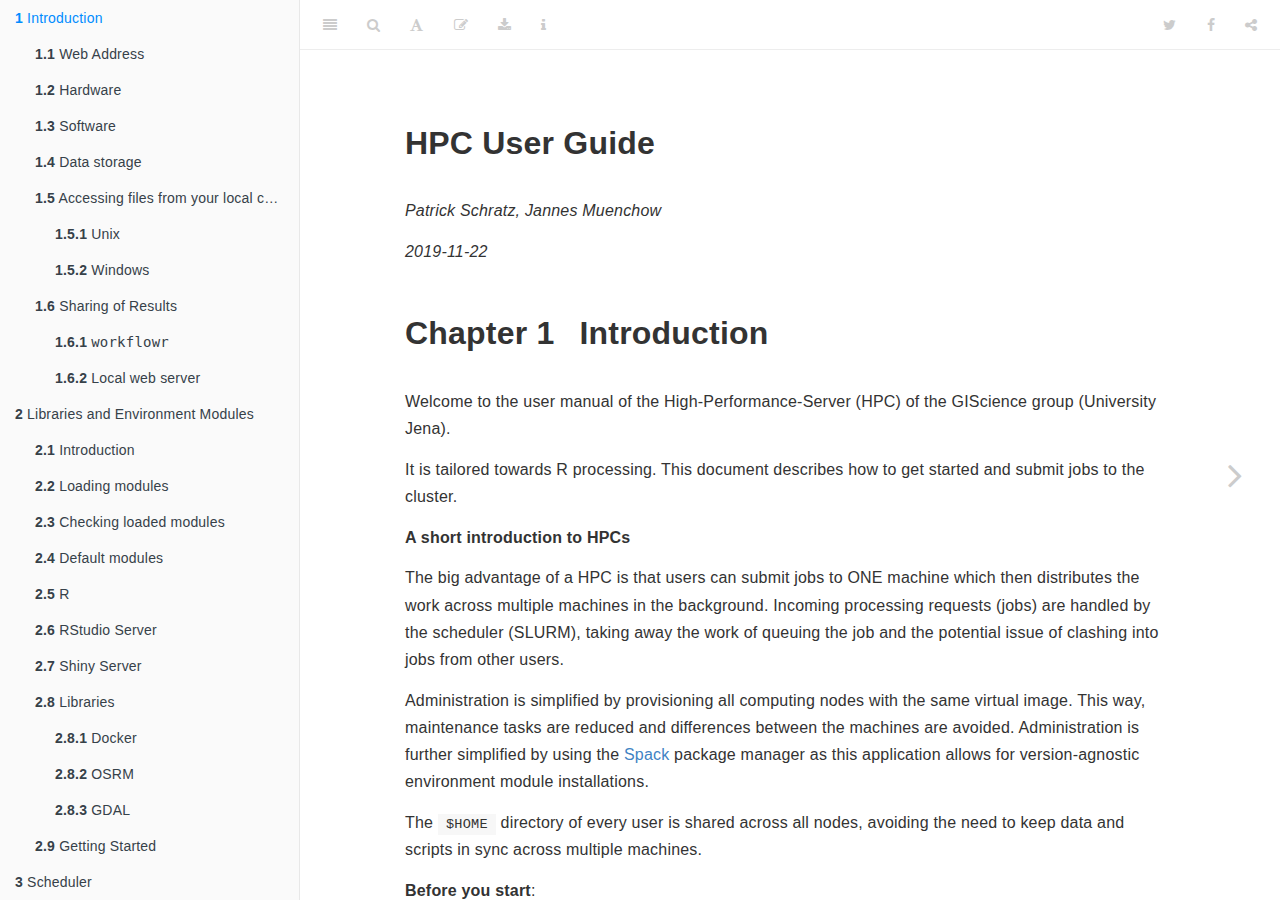
<file: index.html>
<!DOCTYPE html>
<html xmlns="http://www.w3.org/1999/xhtml" lang="" xml:lang="">
<head>

  <meta charset="utf-8" />
  <meta http-equiv="X-UA-Compatible" content="IE=edge" />
  <title>HPC User Guide</title>
  <meta name="description" content="HPC User Guide" />
  <meta name="generator" content="bookdown 0.15.4 and GitBook 2.6.7" />

  <meta property="og:title" content="HPC User Guide" />
  <meta property="og:type" content="book" />
  
  
  
  

  <meta name="twitter:card" content="summary" />
  <meta name="twitter:title" content="HPC User Guide" />
  
  
  

<meta name="author" content="Patrick Schratz, Jannes Muenchow" />


<meta name="date" content="2019-11-22" />

  <meta name="viewport" content="width=device-width, initial-scale=1" />
  <meta name="apple-mobile-web-app-capable" content="yes" />
  <meta name="apple-mobile-web-app-status-bar-style" content="black" />
  
  

<link rel="next" href="libraries.html"/>
<script src="libs/jquery-2.2.3/jquery.min.js"></script>
<link href="libs/gitbook-2.6.7/css/style.css" rel="stylesheet" />
<link href="libs/gitbook-2.6.7/css/plugin-table.css" rel="stylesheet" />
<link href="libs/gitbook-2.6.7/css/plugin-bookdown.css" rel="stylesheet" />
<link href="libs/gitbook-2.6.7/css/plugin-highlight.css" rel="stylesheet" />
<link href="libs/gitbook-2.6.7/css/plugin-search.css" rel="stylesheet" />
<link href="libs/gitbook-2.6.7/css/plugin-fontsettings.css" rel="stylesheet" />
<link href="libs/gitbook-2.6.7/css/plugin-clipboard.css" rel="stylesheet" />











<style type="text/css">
a.sourceLine { display: inline-block; line-height: 1.25; }
a.sourceLine { pointer-events: none; color: inherit; text-decoration: inherit; }
a.sourceLine:empty { height: 1.2em; position: absolute; }
.sourceCode { overflow: visible; }
code.sourceCode { white-space: pre; position: relative; }
pre.sourceCode { margin: 0; }
@media screen {
div.sourceCode { overflow: auto; }
}
@media print {
code.sourceCode { white-space: pre-wrap; }
a.sourceLine { text-indent: -1em; padding-left: 1em; }
}
pre.numberSource a.sourceLine
  { position: relative; }
pre.numberSource a.sourceLine:empty
  { position: absolute; }
pre.numberSource a.sourceLine::before
  { content: attr(data-line-number);
    position: absolute; left: -5em; text-align: right; vertical-align: baseline;
    border: none; pointer-events: all;
    -webkit-touch-callout: none; -webkit-user-select: none;
    -khtml-user-select: none; -moz-user-select: none;
    -ms-user-select: none; user-select: none;
    padding: 0 4px; width: 4em;
    color: #aaaaaa;
  }
pre.numberSource { margin-left: 3em; border-left: 1px solid #aaaaaa;  padding-left: 4px; }
div.sourceCode
  {  }
@media screen {
a.sourceLine::before { text-decoration: underline; }
}
code span.al { color: #ff0000; font-weight: bold; } /* Alert */
code span.an { color: #60a0b0; font-weight: bold; font-style: italic; } /* Annotation */
code span.at { color: #7d9029; } /* Attribute */
code span.bn { color: #40a070; } /* BaseN */
code span.bu { } /* BuiltIn */
code span.cf { color: #007020; font-weight: bold; } /* ControlFlow */
code span.ch { color: #4070a0; } /* Char */
code span.cn { color: #880000; } /* Constant */
code span.co { color: #60a0b0; font-style: italic; } /* Comment */
code span.cv { color: #60a0b0; font-weight: bold; font-style: italic; } /* CommentVar */
code span.do { color: #ba2121; font-style: italic; } /* Documentation */
code span.dt { color: #902000; } /* DataType */
code span.dv { color: #40a070; } /* DecVal */
code span.er { color: #ff0000; font-weight: bold; } /* Error */
code span.ex { } /* Extension */
code span.fl { color: #40a070; } /* Float */
code span.fu { color: #06287e; } /* Function */
code span.im { } /* Import */
code span.in { color: #60a0b0; font-weight: bold; font-style: italic; } /* Information */
code span.kw { color: #007020; font-weight: bold; } /* Keyword */
code span.op { color: #666666; } /* Operator */
code span.ot { color: #007020; } /* Other */
code span.pp { color: #bc7a00; } /* Preprocessor */
code span.sc { color: #4070a0; } /* SpecialChar */
code span.ss { color: #bb6688; } /* SpecialString */
code span.st { color: #4070a0; } /* String */
code span.va { color: #19177c; } /* Variable */
code span.vs { color: #4070a0; } /* VerbatimString */
code span.wa { color: #60a0b0; font-weight: bold; font-style: italic; } /* Warning */
</style>

<link rel="stylesheet" href="style.css" type="text/css" />
</head>

<body>



  <div class="book without-animation with-summary font-size-2 font-family-1" data-basepath=".">

    <div class="book-summary">
      <nav role="navigation">

<ul class="summary">
<li class="chapter" data-level="1" data-path="index.html"><a href="index.html"><i class="fa fa-check"></i><b>1</b> Introduction</a><ul>
<li class="chapter" data-level="1.1" data-path="index.html"><a href="index.html#web-address"><i class="fa fa-check"></i><b>1.1</b> Web Address</a></li>
<li class="chapter" data-level="1.2" data-path="index.html"><a href="index.html#hardware"><i class="fa fa-check"></i><b>1.2</b> Hardware</a></li>
<li class="chapter" data-level="1.3" data-path="index.html"><a href="index.html#software"><i class="fa fa-check"></i><b>1.3</b> Software</a></li>
<li class="chapter" data-level="1.4" data-path="index.html"><a href="index.html#data-storage"><i class="fa fa-check"></i><b>1.4</b> Data storage</a></li>
<li class="chapter" data-level="1.5" data-path="index.html"><a href="index.html#accessing-files-from-your-local-computer"><i class="fa fa-check"></i><b>1.5</b> Accessing files from your local computer</a><ul>
<li class="chapter" data-level="1.5.1" data-path="index.html"><a href="index.html#unix"><i class="fa fa-check"></i><b>1.5.1</b> Unix</a></li>
<li class="chapter" data-level="1.5.2" data-path="index.html"><a href="index.html#windows"><i class="fa fa-check"></i><b>1.5.2</b> Windows</a></li>
</ul></li>
<li class="chapter" data-level="1.6" data-path="index.html"><a href="index.html#sharing-of-results"><i class="fa fa-check"></i><b>1.6</b> Sharing of Results</a><ul>
<li class="chapter" data-level="1.6.1" data-path="index.html"><a href="index.html#workflowr"><i class="fa fa-check"></i><b>1.6.1</b> <code>workflowr</code></a></li>
<li class="chapter" data-level="1.6.2" data-path="index.html"><a href="index.html#local-web-server"><i class="fa fa-check"></i><b>1.6.2</b> Local web server</a></li>
</ul></li>
</ul></li>
<li class="chapter" data-level="2" data-path="libraries.html"><a href="libraries.html"><i class="fa fa-check"></i><b>2</b> Libraries and Environment Modules</a><ul>
<li class="chapter" data-level="2.1" data-path="libraries.html"><a href="libraries.html#introduction"><i class="fa fa-check"></i><b>2.1</b> Introduction</a></li>
<li class="chapter" data-level="2.2" data-path="libraries.html"><a href="libraries.html#loading-modules"><i class="fa fa-check"></i><b>2.2</b> Loading modules</a></li>
<li class="chapter" data-level="2.3" data-path="libraries.html"><a href="libraries.html#checking-loaded-modules"><i class="fa fa-check"></i><b>2.3</b> Checking loaded modules</a></li>
<li class="chapter" data-level="2.4" data-path="libraries.html"><a href="libraries.html#default-modules"><i class="fa fa-check"></i><b>2.4</b> Default modules</a></li>
<li class="chapter" data-level="2.5" data-path="libraries.html"><a href="libraries.html#r"><i class="fa fa-check"></i><b>2.5</b> R</a></li>
<li class="chapter" data-level="2.6" data-path="libraries.html"><a href="libraries.html#rstudio-server"><i class="fa fa-check"></i><b>2.6</b> RStudio Server</a></li>
<li class="chapter" data-level="2.7" data-path="libraries.html"><a href="libraries.html#shiny-server"><i class="fa fa-check"></i><b>2.7</b> Shiny Server</a></li>
<li class="chapter" data-level="2.8" data-path="libraries.html"><a href="libraries.html#libraries-1"><i class="fa fa-check"></i><b>2.8</b> Libraries</a><ul>
<li class="chapter" data-level="2.8.1" data-path="libraries.html"><a href="libraries.html#docker"><i class="fa fa-check"></i><b>2.8.1</b> Docker</a></li>
<li class="chapter" data-level="2.8.2" data-path="libraries.html"><a href="libraries.html#osrm"><i class="fa fa-check"></i><b>2.8.2</b> OSRM</a></li>
<li class="chapter" data-level="2.8.3" data-path="libraries.html"><a href="libraries.html#gdal"><i class="fa fa-check"></i><b>2.8.3</b> GDAL</a></li>
</ul></li>
<li class="chapter" data-level="2.9" data-path="libraries.html"><a href="libraries.html#getting-started"><i class="fa fa-check"></i><b>2.9</b> Getting Started</a></li>
</ul></li>
<li class="chapter" data-level="3" data-path="scheduler.html"><a href="scheduler.html"><i class="fa fa-check"></i><b>3</b> Scheduler</a><ul>
<li class="chapter" data-level="3.1" data-path="scheduler.html"><a href="scheduler.html#first-steps"><i class="fa fa-check"></i><b>3.1</b> First steps</a></li>
<li class="chapter" data-level="3.2" data-path="scheduler.html"><a href="scheduler.html#slurm-commands"><i class="fa fa-check"></i><b>3.2</b> SLURM commands</a></li>
</ul></li>
<li class="chapter" data-level="4" data-path="submit-jobs.html"><a href="submit-jobs.html"><i class="fa fa-check"></i><b>4</b> Submitting jobs</a><ul>
<li class="chapter" data-level="4.1" data-path="submit-jobs.html"><a href="submit-jobs.html#clustermq-setup"><i class="fa fa-check"></i><b>4.1</b> <code>clustermq</code> setup</a></li>
<li class="chapter" data-level="4.2" data-path="submit-jobs.html"><a href="submit-jobs.html#the-scheduler-template"><i class="fa fa-check"></i><b>4.2</b> The scheduler template</a></li>
<li class="chapter" data-level="4.3" data-path="submit-jobs.html"><a href="submit-jobs.html#allocating-resources"><i class="fa fa-check"></i><b>4.3</b> Allocating resources</a></li>
<li class="chapter" data-level="4.4" data-path="submit-jobs.html"><a href="submit-jobs.html#monitoring-progress"><i class="fa fa-check"></i><b>4.4</b> Monitoring progress</a></li>
<li class="chapter" data-level="4.5" data-path="submit-jobs.html"><a href="submit-jobs.html#summary"><i class="fa fa-check"></i><b>4.5</b> Summary</a></li>
<li class="chapter" data-level="4.6" data-path="submit-jobs.html"><a href="submit-jobs.html#best-practice"><i class="fa fa-check"></i><b>4.6</b> Best practice</a></li>
</ul></li>
<li class="chapter" data-level="5" data-path="troubleshooting-and-cautionary-notes.html"><a href="troubleshooting-and-cautionary-notes.html"><i class="fa fa-check"></i><b>5</b> Troubleshooting and Cautionary Notes</a><ul>
<li class="chapter" data-level="5.1" data-path="troubleshooting-and-cautionary-notes.html"><a href="troubleshooting-and-cautionary-notes.html#cautionary-notes"><i class="fa fa-check"></i><b>5.1</b> Cautionary Notes</a></li>
<li class="chapter" data-level="5.2" data-path="troubleshooting-and-cautionary-notes.html"><a href="troubleshooting-and-cautionary-notes.html#faq"><i class="fa fa-check"></i><b>5.2</b> FAQ</a></li>
</ul></li>
</ul>

      </nav>
    </div>

    <div class="book-body">
      <div class="body-inner">
        <div class="book-header" role="navigation">
          <h1>
            <i class="fa fa-circle-o-notch fa-spin"></i><a href="./">HPC User Guide</a>
          </h1>
        </div>

        <div class="page-wrapper" tabindex="-1" role="main">
          <div class="page-inner">

            <section class="normal" id="section-">
<div id="header">
<h1 class="title">HPC User Guide</h1>
<p class="author"><em>Patrick Schratz, Jannes Muenchow</em></p>
<p class="date"><em>2019-11-22</em></p>
</div>
<div id="intro" class="section level1">
<h1><span class="header-section-number">Chapter 1</span> Introduction</h1>
<p>Welcome to the user manual of the High-Performance-Server (HPC) of the GIScience group (University Jena).</p>
<p>It is tailored towards R processing.
This document describes how to get started and submit jobs to the cluster.</p>
<p><strong>A short introduction to HPCs</strong></p>
<p>The big advantage of a HPC is that users can submit jobs to ONE machine which then distributes the work across multiple machines in the background.
Incoming processing requests (jobs) are handled by the scheduler (SLURM), taking away the work of queuing the job and the potential issue of clashing into jobs from other users.</p>
<p>Administration is simplified by provisioning all computing nodes with the same virtual image.
This way, maintenance tasks are reduced and differences between the machines are avoided.
Administration is further simplified by using the <a href="https://spack.io">Spack</a> package manager as this application allows for version-agnostic environment module installations.</p>
<p>The <code>$HOME</code> directory of every user is shared across all nodes, avoiding the need to keep data and scripts in sync across multiple machines.</p>
<p><strong>Before you start</strong>:</p>
<ul>
<li><p>Working on a Linux server naturally requires a certain amount of familiarity with UNIX command-line shells and text editors.
There are dozens of Linux online tutorials which should help to get you started.<a href="#fn1" class="footnote-ref" id="fnref1"><sup>1</sup></a>
Of course, there are also great books on how to use Linux such as <span class="citation">Shotts (<a href="#ref-shotts_linux_2012">2012</a>)</span>, <span class="citation">Sobell (<a href="#ref-sobell_practical_2010">2010</a>)</span> and <span class="citation">Ward (<a href="#ref-ward_how_2015">2015</a>)</span> all of which are freely available.
If you still get stuck, Google might help you.</p></li>
<li><p>Please add a SSH key pair to your account to be able to log in to the server without having to type your password.
This is especially useful since your password will consist of many letters and numbers (&gt; 10) which you do not want to memorize.
See <a href="https://help.github.com/articles/connecting-to-github-with-ssh/">this</a> guide if you have never worked with SSH keys before.
If you already use a SSH key pair on your machine, you can use <code>ssh-copy-id &lt;username&gt;@141.35.158.107</code> to copy your key to the server.
Afterwards you should be able to login via <code>ssh &lt;username&gt;@141.35.158.107</code> without being prompted for your password.</p></li>
</ul>
<div id="web-address" class="section level2">
<h2><span class="header-section-number">1.1</span> Web Address</h2>
<p><a href="https://edi.geogr.uni-jena.de" class="uri">https://edi.geogr.uni-jena.de</a></p>
<p>IP: 141.35.158.107</p>
</div>
<div id="hardware" class="section level2">
<h2><span class="header-section-number">1.2</span> Hardware</h2>
<p>The cluster consists of the following machines:</p>
<p>Group “<strong>threadripper</strong>”:</p>
<ul>
<li>CPU: AMD Threadripper 2950X, 16-core, Hyperthreading support, 3.5 GHz - 4.4 GHz</li>
<li>RAM: 126 GB DDR4</li>
<li>Number of nodes: 4 c[0-2] (+ frontend)</li>
<li>The “frontend” is only operating on 12 cores with 100 GB RAM</li>
</ul>
<p>Group “<strong>opteron</strong>”:</p>
<ul>
<li>CPU: AMD Opteron 6172, 48 cores, no Hyperthreading, 2.1 GHz</li>
<li>RAM: 252 GB DDR3</li>
<li>Number of nodes: 2 (c[3-4])</li>
</ul>
<p>The groups are reflected in the scheduler via the “partition” setting.</p>
<p>Group “threadripper” is about 3.5x faster than group “opteron”.</p>
</div>
<div id="software" class="section level2">
<h2><span class="header-section-number">1.3</span> Software</h2>
<p>The HPC was built following the installation guide provided by the <a href="https://openhpc.community/">Open HPC</a> community (using the “Warewulf + Slurm” edition) and operates on a CentOS 7 base.
The scheduler that is used for queuing processing job requests is <a href="https://slurm.schedmd.com/">SLURM</a>.
Load monitoring is performed via <a href="http://ganglia.sourceforge.net/">Ganglia</a>.
A live view is accessible <a href="http://edi.geogr.uni-jena.de/ganglia/?r=hour&amp;cs=&amp;ce=&amp;m=load_one&amp;s=by+name&amp;c=&amp;tab=m&amp;vn=&amp;hide-hf=false">here</a>.
<a href="https://spack.io/">Spack</a> is used as the package manager.
More detailed instructions on the scheduler and the package manager can be found in their respective chapters.</p>
</div>
<div id="data-storage" class="section level2">
<h2><span class="header-section-number">1.4</span> Data storage</h2>
<p>The <em>mars</em> data server is mounted at <code>/home</code> and stores all the data.
Currently we have a capacity of 20 TB for all users combined.
Data can be stored directly under your <code>/home</code> directory.</p>
</div>
<div id="accessing-files-from-your-local-computer" class="section level2">
<h2><span class="header-section-number">1.5</span> Accessing files from your local computer</h2>
<p>It is recommended to mount the server via <code>sshfs</code> to your local machine.
Transfer speed ranges between 50 - 100 Mbit/s when you’re in the office so you should be able to access files without a delay.
Accessing files from outside will be slower.</p>
<p>If you really run in trouble with transfer speed, you could directly connect to the <em>mars</em> server.</p>
<p>Otherwise, the route is as follows: <code>&lt;local&gt; (sshfs) -&gt; edi (nfs) -&gt; mars</code></p>
<div id="unix" class="section level3">
<h3><span class="header-section-number">1.5.1</span> Unix</h3>
<p>For Unix system, the following command can be used</p>
<div class="sourceCode" id="cb1"><pre class="sourceCode sh"><code class="sourceCode bash"><a class="sourceLine" id="cb1-1" data-line-number="1"><span class="fu">sudo</span> sshfs -o reconnect,idmap=user,transform_symlinks,identityFile=~/.ssh/id_rsa,allow_other,cache=yes,kernel_cache,compression=no,default_permissions,uid=1000,gid=100,umask=0 <span class="op">&lt;</span>username<span class="op">&gt;</span>@141.35.158.107:/ <span class="op">&lt;</span>local-directory<span class="op">&gt;</span></a></code></pre></div>
<p>The mount process is passwordless if you do it via SSH (i.e. via your <code>~/.ssh/id_rsa</code> key).
Note that the mount is actually performed by the root user, so you need to copy your SSH key to the root user: <code>cp ~/.ssh/id_rsa /root/.ssh/id_rsa</code>.</p>
<p>For convenience you can create an executable script that performs this action every time you need it.</p>
<div class="rmdcaution">
<p>
Auto-mount during boot via <code>fstab</code> is not recommended since sometimes the network is not yet up when the mount is executed. This applies especially if you are not in the office but accessing the server from outside.
</p>
</div>
</div>
<div id="windows" class="section level3">
<h3><span class="header-section-number">1.5.2</span> Windows</h3>
<p>Please install <a href="https://github.com/billziss-gh/sshfs-win">sshfs-win</a> and follow the instructions.</p>
</div>
</div>
<div id="sharing-of-results" class="section level2">
<h2><span class="header-section-number">1.6</span> Sharing of Results</h2>
<div id="workflowr" class="section level3">
<h3><span class="header-section-number">1.6.1</span> <code>workflowr</code></h3>
<p>Take a look at the R package <a href="https://jdblischak.github.io/workflowr/articles/wflow-01-getting-started.html">workflowr</a> which allows automatic deployment of R Notebooks.</p>
</div>
<div id="local-web-server" class="section level3">
<h3><span class="header-section-number">1.6.2</span> Local web server</h3>
<p>The <em>Jupiter</em> server (141.35.159.87) is set up as a web-server.
This means it is able to render HTML contents and list files in a directory listing.</p>
<p><em>Jupiter</em> is mounted to the cluster at <code>/mnt/nfs/jupiter</code>.
To use the functionality, you simply need to copy your desired files to <code>/home/www/&lt;folder&gt;</code> on Jupiter.
To do so, please follow these steps:</p>
<ol style="list-style-type: decimal">
<li>Request an account on Jupiter from Andreas</li>
<li><p>Login to <em>Jupiter</em> and create the desired folders.
The public URL relates as follows to the local directory:</p>
<code>https://jupiter.geogr.uni-jena.de/&lt;folder&gt;</code> -&gt; <code>/home/www/&lt;folder&gt;</code></li>
<li><p>Copy your files from the cluster to the desired location on <em>Jupiter</em> using the following code</p>
<div class="sourceCode" id="cb2"><pre class="sourceCode bash"><code class="sourceCode bash"><a class="sourceLine" id="cb2-1" data-line-number="1"><span class="fu">rsync</span> -rlptDvzog --chown=www-data:www-data --fake-super \</a>
<a class="sourceLine" id="cb2-2" data-line-number="2">  /mnt/nfs/jupiter/<span class="op">&lt;</span>path-to-your-file<span class="op">&gt;</span> \</a>
<a class="sourceLine" id="cb2-3" data-line-number="3">  -e ssh <span class="op">&lt;</span>username<span class="op">&gt;</span>@jupiter.geogr.uni-jena.de:/home/www/<span class="op">&lt;</span>path-to-directory<span class="op">&gt;</span></a></code></pre></div>
<p>This code will only copy files that have changed when being compared to the last execution so you can safely automate the call into your workflow.</p></li>
</ol>
<p>Since all these contents will be available to everyone, you want to add a README.md file to your directory listing as well as an Impressum.
Even though no one usually knows this URL by default, be careful about sharing sensible files.</p>
<p>See <a href="https://jupiter.geogr.uni-jena.de/life-healthy-forest/" class="uri">https://jupiter.geogr.uni-jena.de/life-healthy-forest/</a> for an example.
You can request this theme from Andreas.</p>

</div>
</div>
</div>
<h3>References</h3>
<div id="refs" class="references">
<div id="ref-shotts_linux_2012">
<p>Shotts, William E. 2012. <em>The Linux Command Line: A Complete Introduction</em>. San Francisco: No Starch Press.</p>
</div>
<div id="ref-sobell_practical_2010">
<p>Sobell, Mark G. 2010. <em>A Practical Guide to Linux Commands, Editors, and Shell Programming</em>. 2nd ed. Upper Saddle River, NJ: Prentice Hall.</p>
</div>
<div id="ref-ward_how_2015">
<p>Ward, Brian. 2015. <em>How Linux Works: What Every Superuser Should Know</em>. 2nd edition. San Francisco: No Starch Press.</p>
</div>
</div>
<div class="footnotes">
<hr />
<ol start="1">
<li id="fn1"><p>For example, <a href="https://ryanstutorials.net/linuxtutorial/" class="uri">https://ryanstutorials.net/linuxtutorial/</a>.<a href="index.html#fnref1" class="footnote-back">↩</a></p></li>
</ol>
</div>
            </section>

          </div>
        </div>
      </div>

<a href="libraries.html" class="navigation navigation-next navigation-unique" aria-label="Next page"><i class="fa fa-angle-right"></i></a>
    </div>
  </div>
<script src="libs/gitbook-2.6.7/js/app.min.js"></script>
<script src="libs/gitbook-2.6.7/js/lunr.js"></script>
<script src="libs/gitbook-2.6.7/js/clipboard.min.js"></script>
<script src="libs/gitbook-2.6.7/js/plugin-search.js"></script>
<script src="libs/gitbook-2.6.7/js/plugin-sharing.js"></script>
<script src="libs/gitbook-2.6.7/js/plugin-fontsettings.js"></script>
<script src="libs/gitbook-2.6.7/js/plugin-bookdown.js"></script>
<script src="libs/gitbook-2.6.7/js/jquery.highlight.js"></script>
<script src="libs/gitbook-2.6.7/js/plugin-clipboard.js"></script>
<script>
gitbook.require(["gitbook"], function(gitbook) {
gitbook.start({
"sharing": {
"github": false,
"facebook": true,
"twitter": true,
"linkedin": false,
"weibo": false,
"instapaper": false,
"vk": false,
"all": ["facebook", "twitter", "linkedin", "weibo", "instapaper"]
},
"fontsettings": {
"theme": "white",
"family": "sans",
"size": 2
},
"edit": {
"link": "https://venus.geogr.uni-jena.de/giscience/hpc-user-guide/edit/master/index.Rmd",
"text": "Edit"
},
"history": {
"link": null,
"text": null
},
"view": {
"link": null,
"text": null
},
"download": ["hpc-user-guide-fus-jena.pdf", "hpc-user-guide-fus-jena.epub"]
});
});
</script>

</body>

</html>
</file>
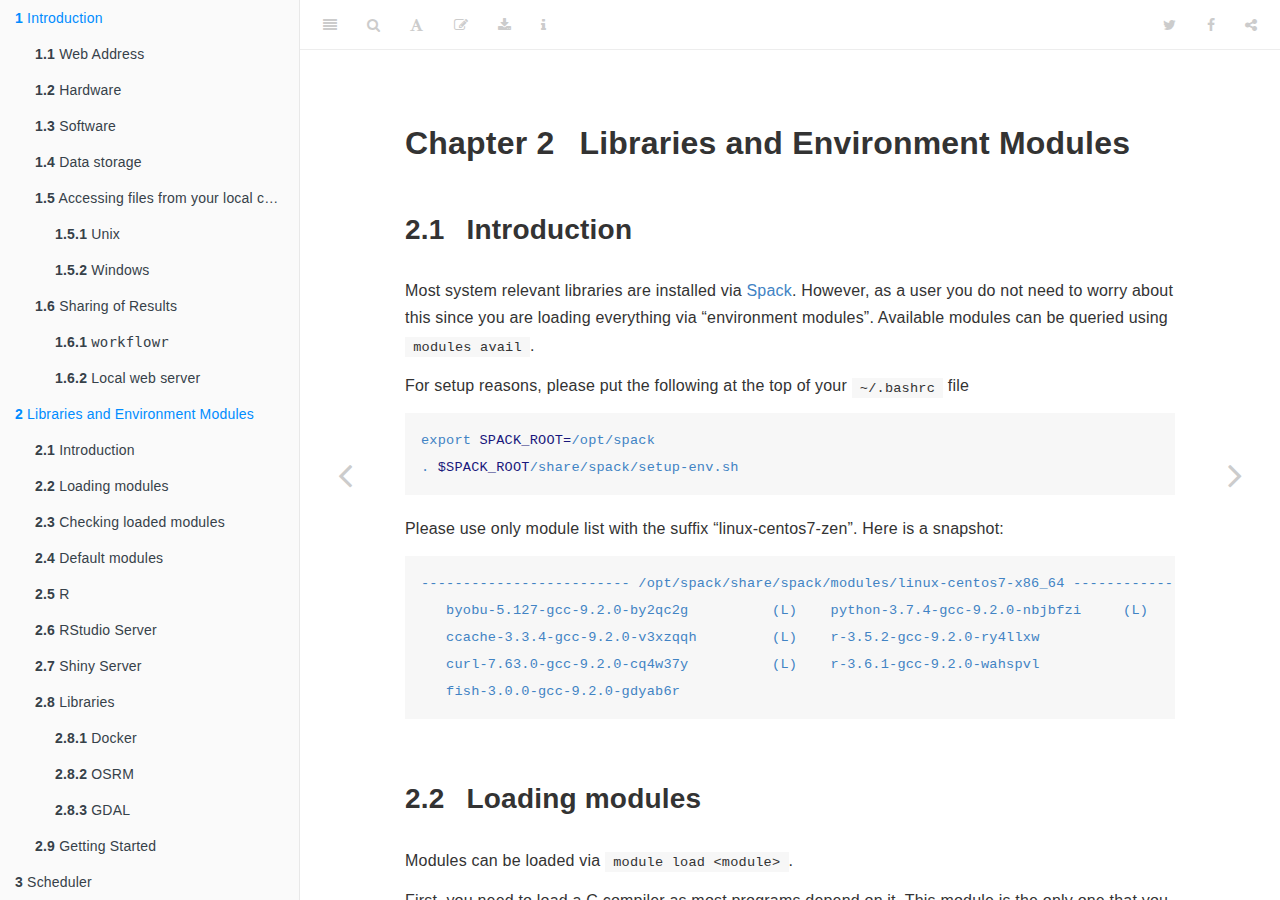
<file: libraries.html>
<!DOCTYPE html>
<html xmlns="http://www.w3.org/1999/xhtml" lang="" xml:lang="">
<head>

  <meta charset="utf-8" />
  <meta http-equiv="X-UA-Compatible" content="IE=edge" />
  <title>Chapter 2 Libraries and Environment Modules | HPC User Guide</title>
  <meta name="description" content="Chapter 2 Libraries and Environment Modules | HPC User Guide" />
  <meta name="generator" content="bookdown 0.15.4 and GitBook 2.6.7" />

  <meta property="og:title" content="Chapter 2 Libraries and Environment Modules | HPC User Guide" />
  <meta property="og:type" content="book" />
  
  
  
  

  <meta name="twitter:card" content="summary" />
  <meta name="twitter:title" content="Chapter 2 Libraries and Environment Modules | HPC User Guide" />
  
  
  

<meta name="author" content="Patrick Schratz, Jannes Muenchow" />


<meta name="date" content="2019-11-22" />

  <meta name="viewport" content="width=device-width, initial-scale=1" />
  <meta name="apple-mobile-web-app-capable" content="yes" />
  <meta name="apple-mobile-web-app-status-bar-style" content="black" />
  
  
<link rel="prev" href="index.html"/>
<link rel="next" href="scheduler.html"/>
<script src="libs/jquery-2.2.3/jquery.min.js"></script>
<link href="libs/gitbook-2.6.7/css/style.css" rel="stylesheet" />
<link href="libs/gitbook-2.6.7/css/plugin-table.css" rel="stylesheet" />
<link href="libs/gitbook-2.6.7/css/plugin-bookdown.css" rel="stylesheet" />
<link href="libs/gitbook-2.6.7/css/plugin-highlight.css" rel="stylesheet" />
<link href="libs/gitbook-2.6.7/css/plugin-search.css" rel="stylesheet" />
<link href="libs/gitbook-2.6.7/css/plugin-fontsettings.css" rel="stylesheet" />
<link href="libs/gitbook-2.6.7/css/plugin-clipboard.css" rel="stylesheet" />











<style type="text/css">
a.sourceLine { display: inline-block; line-height: 1.25; }
a.sourceLine { pointer-events: none; color: inherit; text-decoration: inherit; }
a.sourceLine:empty { height: 1.2em; position: absolute; }
.sourceCode { overflow: visible; }
code.sourceCode { white-space: pre; position: relative; }
pre.sourceCode { margin: 0; }
@media screen {
div.sourceCode { overflow: auto; }
}
@media print {
code.sourceCode { white-space: pre-wrap; }
a.sourceLine { text-indent: -1em; padding-left: 1em; }
}
pre.numberSource a.sourceLine
  { position: relative; }
pre.numberSource a.sourceLine:empty
  { position: absolute; }
pre.numberSource a.sourceLine::before
  { content: attr(data-line-number);
    position: absolute; left: -5em; text-align: right; vertical-align: baseline;
    border: none; pointer-events: all;
    -webkit-touch-callout: none; -webkit-user-select: none;
    -khtml-user-select: none; -moz-user-select: none;
    -ms-user-select: none; user-select: none;
    padding: 0 4px; width: 4em;
    color: #aaaaaa;
  }
pre.numberSource { margin-left: 3em; border-left: 1px solid #aaaaaa;  padding-left: 4px; }
div.sourceCode
  {  }
@media screen {
a.sourceLine::before { text-decoration: underline; }
}
code span.al { color: #ff0000; font-weight: bold; } /* Alert */
code span.an { color: #60a0b0; font-weight: bold; font-style: italic; } /* Annotation */
code span.at { color: #7d9029; } /* Attribute */
code span.bn { color: #40a070; } /* BaseN */
code span.bu { } /* BuiltIn */
code span.cf { color: #007020; font-weight: bold; } /* ControlFlow */
code span.ch { color: #4070a0; } /* Char */
code span.cn { color: #880000; } /* Constant */
code span.co { color: #60a0b0; font-style: italic; } /* Comment */
code span.cv { color: #60a0b0; font-weight: bold; font-style: italic; } /* CommentVar */
code span.do { color: #ba2121; font-style: italic; } /* Documentation */
code span.dt { color: #902000; } /* DataType */
code span.dv { color: #40a070; } /* DecVal */
code span.er { color: #ff0000; font-weight: bold; } /* Error */
code span.ex { } /* Extension */
code span.fl { color: #40a070; } /* Float */
code span.fu { color: #06287e; } /* Function */
code span.im { } /* Import */
code span.in { color: #60a0b0; font-weight: bold; font-style: italic; } /* Information */
code span.kw { color: #007020; font-weight: bold; } /* Keyword */
code span.op { color: #666666; } /* Operator */
code span.ot { color: #007020; } /* Other */
code span.pp { color: #bc7a00; } /* Preprocessor */
code span.sc { color: #4070a0; } /* SpecialChar */
code span.ss { color: #bb6688; } /* SpecialString */
code span.st { color: #4070a0; } /* String */
code span.va { color: #19177c; } /* Variable */
code span.vs { color: #4070a0; } /* VerbatimString */
code span.wa { color: #60a0b0; font-weight: bold; font-style: italic; } /* Warning */
</style>

<link rel="stylesheet" href="style.css" type="text/css" />
</head>

<body>



  <div class="book without-animation with-summary font-size-2 font-family-1" data-basepath=".">

    <div class="book-summary">
      <nav role="navigation">

<ul class="summary">
<li class="chapter" data-level="1" data-path="index.html"><a href="index.html"><i class="fa fa-check"></i><b>1</b> Introduction</a><ul>
<li class="chapter" data-level="1.1" data-path="index.html"><a href="index.html#web-address"><i class="fa fa-check"></i><b>1.1</b> Web Address</a></li>
<li class="chapter" data-level="1.2" data-path="index.html"><a href="index.html#hardware"><i class="fa fa-check"></i><b>1.2</b> Hardware</a></li>
<li class="chapter" data-level="1.3" data-path="index.html"><a href="index.html#software"><i class="fa fa-check"></i><b>1.3</b> Software</a></li>
<li class="chapter" data-level="1.4" data-path="index.html"><a href="index.html#data-storage"><i class="fa fa-check"></i><b>1.4</b> Data storage</a></li>
<li class="chapter" data-level="1.5" data-path="index.html"><a href="index.html#accessing-files-from-your-local-computer"><i class="fa fa-check"></i><b>1.5</b> Accessing files from your local computer</a><ul>
<li class="chapter" data-level="1.5.1" data-path="index.html"><a href="index.html#unix"><i class="fa fa-check"></i><b>1.5.1</b> Unix</a></li>
<li class="chapter" data-level="1.5.2" data-path="index.html"><a href="index.html#windows"><i class="fa fa-check"></i><b>1.5.2</b> Windows</a></li>
</ul></li>
<li class="chapter" data-level="1.6" data-path="index.html"><a href="index.html#sharing-of-results"><i class="fa fa-check"></i><b>1.6</b> Sharing of Results</a><ul>
<li class="chapter" data-level="1.6.1" data-path="index.html"><a href="index.html#workflowr"><i class="fa fa-check"></i><b>1.6.1</b> <code>workflowr</code></a></li>
<li class="chapter" data-level="1.6.2" data-path="index.html"><a href="index.html#local-web-server"><i class="fa fa-check"></i><b>1.6.2</b> Local web server</a></li>
</ul></li>
</ul></li>
<li class="chapter" data-level="2" data-path="libraries.html"><a href="libraries.html"><i class="fa fa-check"></i><b>2</b> Libraries and Environment Modules</a><ul>
<li class="chapter" data-level="2.1" data-path="libraries.html"><a href="libraries.html#introduction"><i class="fa fa-check"></i><b>2.1</b> Introduction</a></li>
<li class="chapter" data-level="2.2" data-path="libraries.html"><a href="libraries.html#loading-modules"><i class="fa fa-check"></i><b>2.2</b> Loading modules</a></li>
<li class="chapter" data-level="2.3" data-path="libraries.html"><a href="libraries.html#checking-loaded-modules"><i class="fa fa-check"></i><b>2.3</b> Checking loaded modules</a></li>
<li class="chapter" data-level="2.4" data-path="libraries.html"><a href="libraries.html#default-modules"><i class="fa fa-check"></i><b>2.4</b> Default modules</a></li>
<li class="chapter" data-level="2.5" data-path="libraries.html"><a href="libraries.html#r"><i class="fa fa-check"></i><b>2.5</b> R</a></li>
<li class="chapter" data-level="2.6" data-path="libraries.html"><a href="libraries.html#rstudio-server"><i class="fa fa-check"></i><b>2.6</b> RStudio Server</a></li>
<li class="chapter" data-level="2.7" data-path="libraries.html"><a href="libraries.html#shiny-server"><i class="fa fa-check"></i><b>2.7</b> Shiny Server</a></li>
<li class="chapter" data-level="2.8" data-path="libraries.html"><a href="libraries.html#libraries-1"><i class="fa fa-check"></i><b>2.8</b> Libraries</a><ul>
<li class="chapter" data-level="2.8.1" data-path="libraries.html"><a href="libraries.html#docker"><i class="fa fa-check"></i><b>2.8.1</b> Docker</a></li>
<li class="chapter" data-level="2.8.2" data-path="libraries.html"><a href="libraries.html#osrm"><i class="fa fa-check"></i><b>2.8.2</b> OSRM</a></li>
<li class="chapter" data-level="2.8.3" data-path="libraries.html"><a href="libraries.html#gdal"><i class="fa fa-check"></i><b>2.8.3</b> GDAL</a></li>
</ul></li>
<li class="chapter" data-level="2.9" data-path="libraries.html"><a href="libraries.html#getting-started"><i class="fa fa-check"></i><b>2.9</b> Getting Started</a></li>
</ul></li>
<li class="chapter" data-level="3" data-path="scheduler.html"><a href="scheduler.html"><i class="fa fa-check"></i><b>3</b> Scheduler</a><ul>
<li class="chapter" data-level="3.1" data-path="scheduler.html"><a href="scheduler.html#first-steps"><i class="fa fa-check"></i><b>3.1</b> First steps</a></li>
<li class="chapter" data-level="3.2" data-path="scheduler.html"><a href="scheduler.html#slurm-commands"><i class="fa fa-check"></i><b>3.2</b> SLURM commands</a></li>
</ul></li>
<li class="chapter" data-level="4" data-path="submit-jobs.html"><a href="submit-jobs.html"><i class="fa fa-check"></i><b>4</b> Submitting jobs</a><ul>
<li class="chapter" data-level="4.1" data-path="submit-jobs.html"><a href="submit-jobs.html#clustermq-setup"><i class="fa fa-check"></i><b>4.1</b> <code>clustermq</code> setup</a></li>
<li class="chapter" data-level="4.2" data-path="submit-jobs.html"><a href="submit-jobs.html#the-scheduler-template"><i class="fa fa-check"></i><b>4.2</b> The scheduler template</a></li>
<li class="chapter" data-level="4.3" data-path="submit-jobs.html"><a href="submit-jobs.html#allocating-resources"><i class="fa fa-check"></i><b>4.3</b> Allocating resources</a></li>
<li class="chapter" data-level="4.4" data-path="submit-jobs.html"><a href="submit-jobs.html#monitoring-progress"><i class="fa fa-check"></i><b>4.4</b> Monitoring progress</a></li>
<li class="chapter" data-level="4.5" data-path="submit-jobs.html"><a href="submit-jobs.html#summary"><i class="fa fa-check"></i><b>4.5</b> Summary</a></li>
<li class="chapter" data-level="4.6" data-path="submit-jobs.html"><a href="submit-jobs.html#best-practice"><i class="fa fa-check"></i><b>4.6</b> Best practice</a></li>
</ul></li>
<li class="chapter" data-level="5" data-path="troubleshooting-and-cautionary-notes.html"><a href="troubleshooting-and-cautionary-notes.html"><i class="fa fa-check"></i><b>5</b> Troubleshooting and Cautionary Notes</a><ul>
<li class="chapter" data-level="5.1" data-path="troubleshooting-and-cautionary-notes.html"><a href="troubleshooting-and-cautionary-notes.html#cautionary-notes"><i class="fa fa-check"></i><b>5.1</b> Cautionary Notes</a></li>
<li class="chapter" data-level="5.2" data-path="troubleshooting-and-cautionary-notes.html"><a href="troubleshooting-and-cautionary-notes.html#faq"><i class="fa fa-check"></i><b>5.2</b> FAQ</a></li>
</ul></li>
</ul>

      </nav>
    </div>

    <div class="book-body">
      <div class="body-inner">
        <div class="book-header" role="navigation">
          <h1>
            <i class="fa fa-circle-o-notch fa-spin"></i><a href="./">HPC User Guide</a>
          </h1>
        </div>

        <div class="page-wrapper" tabindex="-1" role="main">
          <div class="page-inner">

            <section class="normal" id="section-">
<div id="libraries" class="section level1">
<h1><span class="header-section-number">Chapter 2</span> Libraries and Environment Modules</h1>
<div id="introduction" class="section level2">
<h2><span class="header-section-number">2.1</span> Introduction</h2>
<p>Most system relevant libraries are installed via <a href="spack.io">Spack</a>.
However, as a user you do not need to worry about this since you are loading everything via “environment modules”.
Available modules can be queried using <code>modules avail</code>.</p>
<p>For setup reasons, please put the following at the top of your <code>~/.bashrc</code> file</p>
<div class="sourceCode" id="cb3"><pre class="sourceCode sh"><code class="sourceCode bash"><a class="sourceLine" id="cb3-1" data-line-number="1"><span class="bu">export</span> <span class="va">SPACK_ROOT=</span>/opt/spack</a>
<a class="sourceLine" id="cb3-2" data-line-number="2"><span class="bu">.</span> <span class="va">$SPACK_ROOT</span><span class="ex">/share/spack/setup-env.sh</span></a></code></pre></div>
<p>Please use only module list with the suffix “linux-centos7-zen”.
Here is a snapshot:</p>
<div class="sourceCode" id="cb4"><pre class="sourceCode sh"><code class="sourceCode bash"><a class="sourceLine" id="cb4-1" data-line-number="1"><span class="ex">-------------------------</span> /opt/spack/share/spack/modules/linux-centos7-x86_64 --------------------------</a>
<a class="sourceLine" id="cb4-2" data-line-number="2">   <span class="ex">byobu-5.127-gcc-9.2.0-by2qc2g</span>          (L)    <span class="ex">python-3.7.4-gcc-9.2.0-nbjbfzi</span>     (L)</a>
<a class="sourceLine" id="cb4-3" data-line-number="3">   <span class="ex">ccache-3.3.4-gcc-9.2.0-v3xzqqh</span>         (L)    <span class="ex">r-3.5.2-gcc-9.2.0-ry4llxw</span></a>
<a class="sourceLine" id="cb4-4" data-line-number="4">   <span class="ex">curl-7.63.0-gcc-9.2.0-cq4w37y</span>          (L)    <span class="ex">r-3.6.1-gcc-9.2.0-wahspvl</span></a>
<a class="sourceLine" id="cb4-5" data-line-number="5">   <span class="ex">fish-3.0.0-gcc-9.2.0-gdyab6r</span>      </a></code></pre></div>
</div>
<div id="loading-modules" class="section level2">
<h2><span class="header-section-number">2.2</span> Loading modules</h2>
<p>Modules can be loaded via <code>module load &lt;module&gt;</code>.</p>
<p>First, you need to load a C compiler as most programs depend on it.
This module is the only one that you should which uses <code>gcc-4.8.5</code>.
Make sure to also put this one into your <code>~/.bashrc</code> file!</p>
<div class="sourceCode" id="cb5"><pre class="sourceCode sh"><code class="sourceCode bash"><a class="sourceLine" id="cb5-1" data-line-number="1"><span class="ex">module</span> load gcc-9.2.0-gcc-4.8.5-wqdecm4</a></code></pre></div>
<p>Now you can (for example) load GDAL:</p>
<div class="sourceCode" id="cb6"><pre class="sourceCode sh"><code class="sourceCode bash"><a class="sourceLine" id="cb6-1" data-line-number="1"><span class="ex">module</span> load gdal-2.4.2-gcc-9.2.0-henhg26</a></code></pre></div>
<p>You can check that it worked via</p>
<div class="sourceCode" id="cb7"><pre class="sourceCode sh"><code class="sourceCode bash"><a class="sourceLine" id="cb7-1" data-line-number="1"><span class="ex">gdalinfo</span> --version</a></code></pre></div>
</div>
<div id="checking-loaded-modules" class="section level2">
<h2><span class="header-section-number">2.3</span> Checking loaded modules</h2>
<div class="sourceCode" id="cb8"><pre class="sourceCode sh"><code class="sourceCode bash"><a class="sourceLine" id="cb8-1" data-line-number="1"><span class="ex">module</span> list</a></code></pre></div>
</div>
<div id="default-modules" class="section level2">
<h2><span class="header-section-number">2.4</span> Default modules</h2>
<p>It is useful to have some modules loaded by default when logging in to the server.
Simply add them to <code>~/.bashrc</code>.</p>
<p>When running R for spatial analysis, the following are required:</p>
<div class="sourceCode" id="cb9"><pre class="sourceCode sh"><code class="sourceCode bash"><a class="sourceLine" id="cb9-1" data-line-number="1"><span class="ex">module</span> load \</a>
<a class="sourceLine" id="cb9-2" data-line-number="2">  gcc-9.2.0-gcc-4.8.5-wqdecm4 \</a>
<a class="sourceLine" id="cb9-3" data-line-number="3">  gdal-2.4.2-gcc-9.2.0-henhg26 \</a>
<a class="sourceLine" id="cb9-4" data-line-number="4">  geos-3.7.2-gcc-9.2.0-jxq7o2n \</a>
<a class="sourceLine" id="cb9-5" data-line-number="5">  git-2.21.0-gcc-9.2.0-o45v5mj \</a>
<a class="sourceLine" id="cb9-6" data-line-number="6">  proj-5.2.0-gcc-9.2.0-5t4r5t4 \</a>
<a class="sourceLine" id="cb9-7" data-line-number="7">  udunits2-2.2.24-gcc-9.2.0-hupsw3n \</a>
<a class="sourceLine" id="cb9-8" data-line-number="8">  zlib-1.2.11-gcc-9.2.0-j3zdmzq</a></code></pre></div>
<p>Furthermore, I recommend the following ones (don’t forget to append your version and compiler):</p>
<div class="sourceCode" id="cb10"><pre class="sourceCode sh"><code class="sourceCode bash"><a class="sourceLine" id="cb10-1" data-line-number="1"><span class="ex">byobu-5.127-gcc-9.2.0-x5e5mnz</span></a>
<a class="sourceLine" id="cb10-2" data-line-number="2"><span class="ex">git-2.21.0-gcc-9.2.0-hhkbkhg</span></a>
<a class="sourceLine" id="cb10-3" data-line-number="3"><span class="ex">ccache-3.3.4-gcc-9.2.0-7klqklq</span></a>
<a class="sourceLine" id="cb10-4" data-line-number="4"><span class="ex">python-3.7.4-gcc-9.2.0-nbjbfzi</span></a>
<a class="sourceLine" id="cb10-5" data-line-number="5"><span class="ex">curl-7.63.0-gcc-9.2.0-cq4w37y</span></a></code></pre></div>
<p>You might wonder why you shouldn’t add a R version to this list?
The answer is that it will conflict with RStudio-Server.
Whenever opening a session, your <code>~/.bashrc</code> file is sourced.
If you specify an R version there, it will always override what is specified in the RStudio-Server settings related to R-versions.
So yes, you always need to specifically load R when logging into a new session.</p>
<p>Also make sure that <code>GDAL</code> and friends are loaded in your <code>.bashrc</code> file as otherwise RStudio Server will not find them.</p>
<p>If you need to load specific modules for a project, try to <a href="libraries.html#wrapper">create a wrapper for your project</a>.</p>
</div>
<div id="r" class="section level2">
<h2><span class="header-section-number">2.5</span> R</h2>
<p>All versions from v3.4.4 upwards are installed.</p>
<p>To load a specific R version, load the specific environment module</p>
<div class="sourceCode" id="cb11"><pre class="sourceCode sh"><code class="sourceCode bash"><a class="sourceLine" id="cb11-1" data-line-number="1"><span class="co"># loads R v3.5.2</span></a>
<a class="sourceLine" id="cb11-2" data-line-number="2"><span class="ex">module</span> load r-3.5.2-gcc-9.2.0-ry4llxw</a></code></pre></div>
<p>and then execute <code>R</code>.</p>
<p>You might find the following aliases helpful which you can put into <code>~/.bashrc</code>:</p>
<div class="sourceCode" id="cb12"><pre class="sourceCode sh"><code class="sourceCode bash"><a class="sourceLine" id="cb12-1" data-line-number="1"><span class="bu">alias</span> r344=<span class="st">&quot;export R_HOME=/opt/spack/opt/spack/linux-centos7-x86_64/gcc-9.2.0/r-3.4.4-jfrp724fz65bdcycdmmjatbubuiscq56/rlib/R &amp;&amp; radian&quot;</span></a>
<a class="sourceLine" id="cb12-2" data-line-number="2"><span class="bu">alias</span> r350=<span class="st">&quot;export R_HOME=/opt/spack/opt/spack/linux-centos7-x86_64/gcc-9.2.0/r-3.5.0-ar2yi66t2uuxh4b4oafglhdv3lstvq3u/rlib/R &amp;&amp; radian&quot;</span></a>
<a class="sourceLine" id="cb12-3" data-line-number="3"><span class="bu">alias</span> r351=<span class="st">&quot;export R_HOME=/opt/spack/opt/spack/linux-centos7-x86_64/gcc-9.2.0/r-3.5.1-apyp6s7oibppuwbdjsq7lsmbhdylnshi/rlib/R &amp;&amp; radian&quot;</span></a>
<a class="sourceLine" id="cb12-4" data-line-number="4"><span class="bu">alias</span> r352=<span class="st">&quot;export R_HOME=/opt/spack/opt/spack/linux-centos7-x86_64/gcc-9.2.0/r-3.5.2-ry4llxwd4vlov4izzqi7zbweh27w24uc/rlib/R &amp;&amp; radian&quot;</span></a>
<a class="sourceLine" id="cb12-5" data-line-number="5"><span class="bu">alias</span> r353=<span class="st">&quot;export R_HOME=/opt/spack/opt/spack/linux-centos7-x86_64/gcc-9.2.0/r-3.5.3-5xgbtzekkv6ztzljz2k44wz35w6h2jtq/rlib/R &amp;&amp; radian&quot;</span></a>
<a class="sourceLine" id="cb12-6" data-line-number="6"><span class="bu">alias</span> r360=<span class="st">&quot;export R_HOME=/opt/spack/opt/spack/linux-centos7-x86_64/gcc-9.2.0/r-3.6.0-fflc6h66h6u5ub2kao5oejalzwr7lml2/rlib/R &amp;&amp; radian&quot;</span></a>
<a class="sourceLine" id="cb12-7" data-line-number="7"><span class="bu">alias</span> r361=<span class="st">&quot;export R_HOME=/opt/spack/opt/spack/linux-centos7-x86_64/gcc-9.2.0/r-3.6.1-wahspvlvjsnui32jcgntxouhwm4w6axi/rlib/R &amp;&amp; radian&quot;</span></a></code></pre></div>
<p>This enables you to launch the specific R version using the set command, e.g. <code>r360</code> will launch R v3.6.0.</p>
<p>** BLAS/LAPACK**</p>
<p>Unfortunately we cannot use an external BLAS/LAPACK like <code>openblas</code> due to the different architectures on the nodes.
When compiling R with the use of external BLAS/LAPACK, <code>openblas</code> tailors to the arch of the main node (threadripper) and specific processes (e.g. function from the <code>mgcv</code>) package will segfault</p>
<p>The use of the R internal BLAS/LAPACK comes with a substantial decrease in speed for numerical applications.</p>
</div>
<div id="rstudio-server" class="section level2">
<h2><span class="header-section-number">2.6</span> RStudio Server</h2>
<p>RStudio Server Pro is running on port 8787 (<a href="https://edi.geogr.uni-jena.de:8787" class="uri">https://edi.geogr.uni-jena.de:8787</a>).</p>
</div>
<div id="shiny-server" class="section level2">
<h2><span class="header-section-number">2.7</span> Shiny Server</h2>
<p>Shiny server is running on port 3838 with user support.
This means users can place apps in <code>$HOME/Shinyapps/</code> and they will be deployed as <code>http://edi.geogr.uni-jena.de:3838/&lt;username&gt;/&lt;appname&gt;</code>.</p>
<p>Note the <code>http</code> (<code>https</code> is only available in the Pro version).</p>
<p>Exemplary apps:</p>
<ul>
<li><a href="http://edi.geogr.uni-jena.de:3838/patrick/hyperspectral/" class="uri">http://edi.geogr.uni-jena.de:3838/patrick/hyperspectral/</a></li>
<li><a href="http://edi.geogr.uni-jena.de:3838/jannes/cluster_map/" class="uri">http://edi.geogr.uni-jena.de:3838/jannes/cluster_map/</a></li>
</ul>
</div>
<div id="libraries-1" class="section level2">
<h2><span class="header-section-number">2.8</span> Libraries</h2>
<p>If you cannot find a module you want to use, check it Spack supports it via <code>spack list &lt;module&gt;</code> and contact an admin to install it for you.</p>
<div id="docker" class="section level3">
<h3><span class="header-section-number">2.8.1</span> Docker</h3>
<p>Docker is installed on the frontend only (for example to convert .html to .pdf).
To use <code>docker</code>, your user needs to be added to the “docker” group.
Please contact an Admin in case you want to use it.</p>
</div>
<div id="osrm" class="section level3">
<h3><span class="header-section-number">2.8.2</span> OSRM</h3>
<p><a href="https://github.com/Project-OSRM/osrm-backend">Open Source Routing Machine</a> is installed.</p>
<p>Start the server with <code>osrm-routed</code>.<br />
More information can be found <a href="https://github.com/Project-OSRM/osrm-backend/wiki/Running-OSRM">here</a>.</p>
</div>
<div id="gdal" class="section level3">
<h3><span class="header-section-number">2.8.3</span> GDAL</h3>
<p>Check <code>module avail</code> and look for GDAL to see which versions are available.</p>
</div>
</div>
<div id="getting-started" class="section level2">
<h2><span class="header-section-number">2.9</span> Getting Started</h2>
<p>If you worked through all these steps, you are almost good to go.
Here are have some further recommendations to make your life easier.</p>
<div id="byobu" class="section level4">
<h4><span class="header-section-number">2.9.0.1</span> byobu</h4>
<p><code>byobu</code> is a wrapper for your SSH session that makes it possible to close your terminal session and not loose the command running in it.
If you start long running jobs, you can safely start them in a <code>byobu</code> window without worrying about them to quit once you shut down your machine.</p>
<p>Run <code>byobu</code> after being logged in and a <code>byobu</code> session will be launched.</p>
<p>You can open multiple ones with <code>byobu -S &lt;session name&gt;</code>, e.g. <code>byobu -S session2</code>.
Once you have multiple ones open, an interactive prompt will ask you which one you want to start next time.</p>
</div>
<div id="radian" class="section level4">
<h4><span class="header-section-number">2.9.0.2</span> radian</h4>
<p><code>radian</code> is an optimized R command line tool.
You will notice the benefits compared to the default <code>R</code> once you start using it.
You need to install it via <code>pip</code> which is already installed if you installed <code>python</code>.</p>
<p>Usually <code>setuptools</code> needs to be upgraded first.</p>
<div class="sourceCode" id="cb13"><pre class="sourceCode sh"><code class="sourceCode bash"><a class="sourceLine" id="cb13-1" data-line-number="1"><span class="ex">pip</span> install --user --upgrade setuptools</a>
<a class="sourceLine" id="cb13-2" data-line-number="2"><span class="ex">pip</span> install --user radian</a></code></pre></div>
<p>Now you can either always use <code>radian</code> or set an alias in your <code>.bashrc</code> , e.g. <code>alias r=&quot;radian&quot;</code>.
Note that <code>radian</code> only works if you have set the env variable <code>R_HOME</code> correctly.
See <a href="#R">here</a> for more details.</p>
<p>If is does not work at this moment, you might need to add the binary to your <code>$PATH</code> variable in your <code>~/.bashrc</code>.</p>
<div class="sourceCode" id="cb14"><pre class="sourceCode sh"><code class="sourceCode bash"><a class="sourceLine" id="cb14-1" data-line-number="1"><span class="bu">export</span> <span class="va">PATH=</span>~/.local/bin:<span class="va">$PATH</span></a></code></pre></div>
</div>
<div id="ccache" class="section level4">
<h4><span class="header-section-number">2.9.0.3</span> ccache</h4>
<p>If you load <code>ccache</code>, you will speed-up source installations of R packages a lot.
(On Linux, all R packages are installed from source.)
Besides loading <code>ccache</code>, you also need to create the following file in your home directory (<code>~/.R/Makevars</code>):</p>
<p>(Note that you need to create the folder first, it does not exist by default (<code>mkdir ~/.R/</code>).)</p>
<div class="sourceCode" id="cb15"><pre class="sourceCode sh"><code class="sourceCode bash"><a class="sourceLine" id="cb15-1" data-line-number="1"><span class="ex">CXX_STD</span> = CXX14</a>
<a class="sourceLine" id="cb15-2" data-line-number="2"></a>
<a class="sourceLine" id="cb15-3" data-line-number="3"><span class="va">VER=</span></a>
<a class="sourceLine" id="cb15-4" data-line-number="4"><span class="va">CCACHE=</span>ccache</a>
<a class="sourceLine" id="cb15-5" data-line-number="5"><span class="va">CC=$(</span><span class="ex">CCACHE</span><span class="va">)</span> <span class="fu">gcc</span> <span class="va">$(</span><span class="ex">VER</span><span class="va">)</span></a>
<a class="sourceLine" id="cb15-6" data-line-number="6"><span class="va">CXX=$(</span><span class="ex">CCACHE</span><span class="va">)</span> <span class="ex">g++</span><span class="va">$(</span><span class="ex">VER</span><span class="va">)</span></a>
<a class="sourceLine" id="cb15-7" data-line-number="7"><span class="va">C11=$(</span><span class="ex">CCACHE</span><span class="va">)</span> <span class="ex">g++</span><span class="va">$(</span><span class="ex">VER</span><span class="va">)</span></a>
<a class="sourceLine" id="cb15-8" data-line-number="8"><span class="va">C14=$(</span><span class="ex">CCACHE</span><span class="va">)</span> <span class="ex">g++</span><span class="va">$(</span><span class="ex">VER</span><span class="va">)</span></a>
<a class="sourceLine" id="cb15-9" data-line-number="9"><span class="va">FC=$(</span><span class="ex">CCACHE</span><span class="va">)</span> <span class="ex">gfortran</span><span class="va">$(</span><span class="ex">VER</span><span class="va">)</span></a>
<a class="sourceLine" id="cb15-10" data-line-number="10"><span class="va">F77=$(</span><span class="ex">CCACHE</span><span class="va">)</span> <span class="ex">gfortran</span><span class="va">$(</span><span class="ex">VER</span><span class="va">)</span></a></code></pre></div>
<p>When installing a package now, you will occasionally see that the <code>gcc</code> lines are prefixed with <code>ccache</code>.
This means that this <code>gcc</code> call was already executed once and is now loaded from the cache rather than being run again.
This saves a lot of time, especially for packages that take long to install (<code>dplyr</code>, <code>Rcpp</code>, <code>stringi</code>).</p>
</div>
<div id="wrapper" class="section level4">
<h4><span class="header-section-number">2.9.0.4</span> Create a wrapper for your project</h4>
<p>Usually you might want to use a <em>packrat</em> library in a specific directory with a specific R version.
Rather than navigating there all the time by hand and loading the R version manually, you can create an alias that does this for you.
You can of course also use this approach without <em>packrat</em> - just to load a specific version.</p>
<pre><code>alias my-project=&quot;cd /path/to/project &amp;&amp; &lt;load custom env module&gt; &amp;&amp; r361&quot;</code></pre>
<p>Put this in your <code>.bashrc</code> and save time :)</p>

</div>
</div>
</div>
            </section>

          </div>
        </div>
      </div>
<a href="index.html" class="navigation navigation-prev " aria-label="Previous page"><i class="fa fa-angle-left"></i></a>
<a href="scheduler.html" class="navigation navigation-next " aria-label="Next page"><i class="fa fa-angle-right"></i></a>
    </div>
  </div>
<script src="libs/gitbook-2.6.7/js/app.min.js"></script>
<script src="libs/gitbook-2.6.7/js/lunr.js"></script>
<script src="libs/gitbook-2.6.7/js/clipboard.min.js"></script>
<script src="libs/gitbook-2.6.7/js/plugin-search.js"></script>
<script src="libs/gitbook-2.6.7/js/plugin-sharing.js"></script>
<script src="libs/gitbook-2.6.7/js/plugin-fontsettings.js"></script>
<script src="libs/gitbook-2.6.7/js/plugin-bookdown.js"></script>
<script src="libs/gitbook-2.6.7/js/jquery.highlight.js"></script>
<script src="libs/gitbook-2.6.7/js/plugin-clipboard.js"></script>
<script>
gitbook.require(["gitbook"], function(gitbook) {
gitbook.start({
"sharing": {
"github": false,
"facebook": true,
"twitter": true,
"linkedin": false,
"weibo": false,
"instapaper": false,
"vk": false,
"all": ["facebook", "twitter", "linkedin", "weibo", "instapaper"]
},
"fontsettings": {
"theme": "white",
"family": "sans",
"size": 2
},
"edit": {
"link": "https://venus.geogr.uni-jena.de/giscience/hpc-user-guide/edit/master/02-libraries.Rmd",
"text": "Edit"
},
"history": {
"link": null,
"text": null
},
"view": {
"link": null,
"text": null
},
"download": ["hpc-user-guide-fus-jena.pdf", "hpc-user-guide-fus-jena.epub"]
});
});
</script>

</body>

</html>
</file>
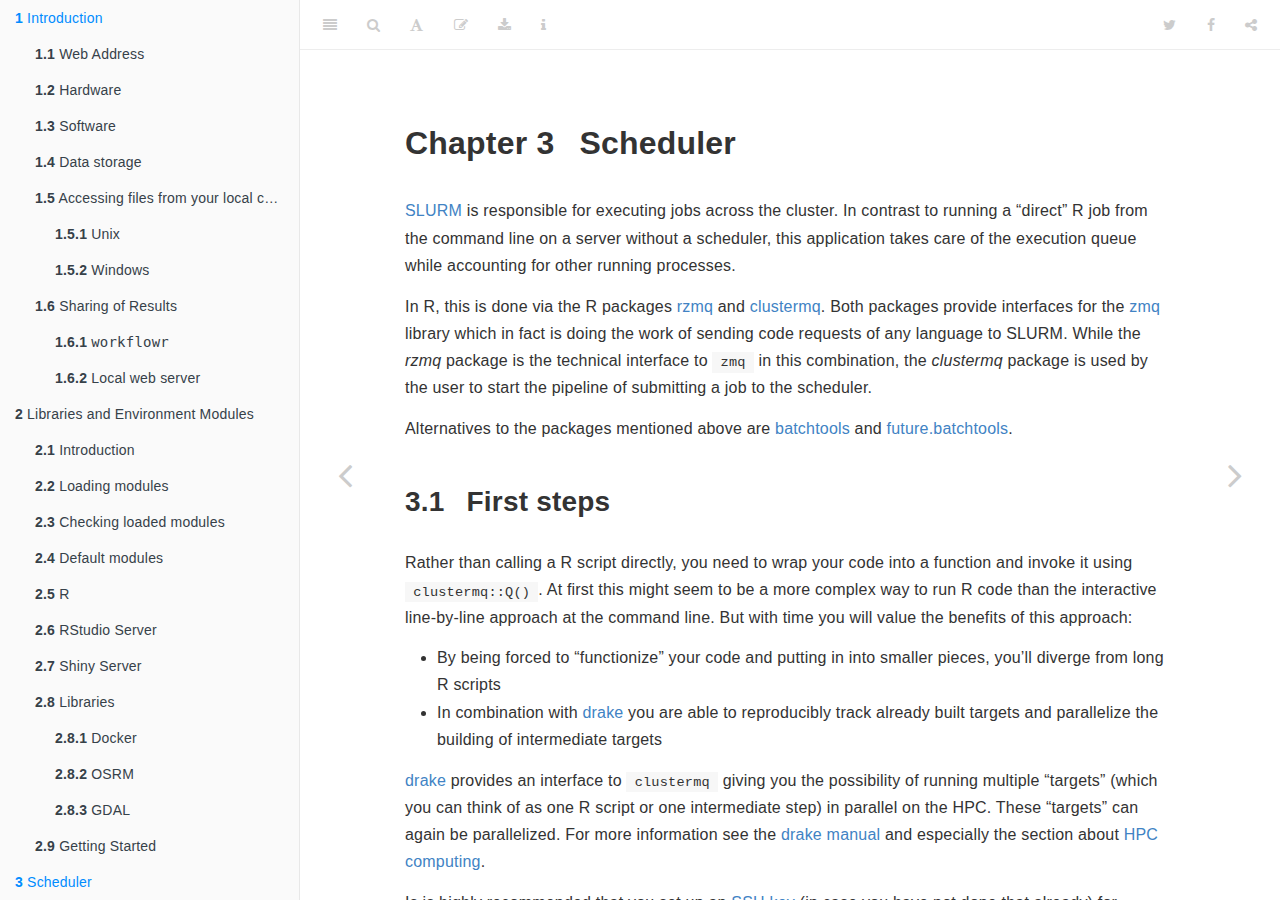
<file: scheduler.html>
<!DOCTYPE html>
<html xmlns="http://www.w3.org/1999/xhtml" lang="" xml:lang="">
<head>

  <meta charset="utf-8" />
  <meta http-equiv="X-UA-Compatible" content="IE=edge" />
  <title>Chapter 3 Scheduler | HPC User Guide</title>
  <meta name="description" content="Chapter 3 Scheduler | HPC User Guide" />
  <meta name="generator" content="bookdown 0.15.4 and GitBook 2.6.7" />

  <meta property="og:title" content="Chapter 3 Scheduler | HPC User Guide" />
  <meta property="og:type" content="book" />
  
  
  
  

  <meta name="twitter:card" content="summary" />
  <meta name="twitter:title" content="Chapter 3 Scheduler | HPC User Guide" />
  
  
  

<meta name="author" content="Patrick Schratz, Jannes Muenchow" />


<meta name="date" content="2019-11-22" />

  <meta name="viewport" content="width=device-width, initial-scale=1" />
  <meta name="apple-mobile-web-app-capable" content="yes" />
  <meta name="apple-mobile-web-app-status-bar-style" content="black" />
  
  
<link rel="prev" href="libraries.html"/>
<link rel="next" href="submit-jobs.html"/>
<script src="libs/jquery-2.2.3/jquery.min.js"></script>
<link href="libs/gitbook-2.6.7/css/style.css" rel="stylesheet" />
<link href="libs/gitbook-2.6.7/css/plugin-table.css" rel="stylesheet" />
<link href="libs/gitbook-2.6.7/css/plugin-bookdown.css" rel="stylesheet" />
<link href="libs/gitbook-2.6.7/css/plugin-highlight.css" rel="stylesheet" />
<link href="libs/gitbook-2.6.7/css/plugin-search.css" rel="stylesheet" />
<link href="libs/gitbook-2.6.7/css/plugin-fontsettings.css" rel="stylesheet" />
<link href="libs/gitbook-2.6.7/css/plugin-clipboard.css" rel="stylesheet" />











<style type="text/css">
a.sourceLine { display: inline-block; line-height: 1.25; }
a.sourceLine { pointer-events: none; color: inherit; text-decoration: inherit; }
a.sourceLine:empty { height: 1.2em; position: absolute; }
.sourceCode { overflow: visible; }
code.sourceCode { white-space: pre; position: relative; }
pre.sourceCode { margin: 0; }
@media screen {
div.sourceCode { overflow: auto; }
}
@media print {
code.sourceCode { white-space: pre-wrap; }
a.sourceLine { text-indent: -1em; padding-left: 1em; }
}
pre.numberSource a.sourceLine
  { position: relative; }
pre.numberSource a.sourceLine:empty
  { position: absolute; }
pre.numberSource a.sourceLine::before
  { content: attr(data-line-number);
    position: absolute; left: -5em; text-align: right; vertical-align: baseline;
    border: none; pointer-events: all;
    -webkit-touch-callout: none; -webkit-user-select: none;
    -khtml-user-select: none; -moz-user-select: none;
    -ms-user-select: none; user-select: none;
    padding: 0 4px; width: 4em;
    color: #aaaaaa;
  }
pre.numberSource { margin-left: 3em; border-left: 1px solid #aaaaaa;  padding-left: 4px; }
div.sourceCode
  {  }
@media screen {
a.sourceLine::before { text-decoration: underline; }
}
code span.al { color: #ff0000; font-weight: bold; } /* Alert */
code span.an { color: #60a0b0; font-weight: bold; font-style: italic; } /* Annotation */
code span.at { color: #7d9029; } /* Attribute */
code span.bn { color: #40a070; } /* BaseN */
code span.bu { } /* BuiltIn */
code span.cf { color: #007020; font-weight: bold; } /* ControlFlow */
code span.ch { color: #4070a0; } /* Char */
code span.cn { color: #880000; } /* Constant */
code span.co { color: #60a0b0; font-style: italic; } /* Comment */
code span.cv { color: #60a0b0; font-weight: bold; font-style: italic; } /* CommentVar */
code span.do { color: #ba2121; font-style: italic; } /* Documentation */
code span.dt { color: #902000; } /* DataType */
code span.dv { color: #40a070; } /* DecVal */
code span.er { color: #ff0000; font-weight: bold; } /* Error */
code span.ex { } /* Extension */
code span.fl { color: #40a070; } /* Float */
code span.fu { color: #06287e; } /* Function */
code span.im { } /* Import */
code span.in { color: #60a0b0; font-weight: bold; font-style: italic; } /* Information */
code span.kw { color: #007020; font-weight: bold; } /* Keyword */
code span.op { color: #666666; } /* Operator */
code span.ot { color: #007020; } /* Other */
code span.pp { color: #bc7a00; } /* Preprocessor */
code span.sc { color: #4070a0; } /* SpecialChar */
code span.ss { color: #bb6688; } /* SpecialString */
code span.st { color: #4070a0; } /* String */
code span.va { color: #19177c; } /* Variable */
code span.vs { color: #4070a0; } /* VerbatimString */
code span.wa { color: #60a0b0; font-weight: bold; font-style: italic; } /* Warning */
</style>

<link rel="stylesheet" href="style.css" type="text/css" />
</head>

<body>



  <div class="book without-animation with-summary font-size-2 font-family-1" data-basepath=".">

    <div class="book-summary">
      <nav role="navigation">

<ul class="summary">
<li class="chapter" data-level="1" data-path="index.html"><a href="index.html"><i class="fa fa-check"></i><b>1</b> Introduction</a><ul>
<li class="chapter" data-level="1.1" data-path="index.html"><a href="index.html#web-address"><i class="fa fa-check"></i><b>1.1</b> Web Address</a></li>
<li class="chapter" data-level="1.2" data-path="index.html"><a href="index.html#hardware"><i class="fa fa-check"></i><b>1.2</b> Hardware</a></li>
<li class="chapter" data-level="1.3" data-path="index.html"><a href="index.html#software"><i class="fa fa-check"></i><b>1.3</b> Software</a></li>
<li class="chapter" data-level="1.4" data-path="index.html"><a href="index.html#data-storage"><i class="fa fa-check"></i><b>1.4</b> Data storage</a></li>
<li class="chapter" data-level="1.5" data-path="index.html"><a href="index.html#accessing-files-from-your-local-computer"><i class="fa fa-check"></i><b>1.5</b> Accessing files from your local computer</a><ul>
<li class="chapter" data-level="1.5.1" data-path="index.html"><a href="index.html#unix"><i class="fa fa-check"></i><b>1.5.1</b> Unix</a></li>
<li class="chapter" data-level="1.5.2" data-path="index.html"><a href="index.html#windows"><i class="fa fa-check"></i><b>1.5.2</b> Windows</a></li>
</ul></li>
<li class="chapter" data-level="1.6" data-path="index.html"><a href="index.html#sharing-of-results"><i class="fa fa-check"></i><b>1.6</b> Sharing of Results</a><ul>
<li class="chapter" data-level="1.6.1" data-path="index.html"><a href="index.html#workflowr"><i class="fa fa-check"></i><b>1.6.1</b> <code>workflowr</code></a></li>
<li class="chapter" data-level="1.6.2" data-path="index.html"><a href="index.html#local-web-server"><i class="fa fa-check"></i><b>1.6.2</b> Local web server</a></li>
</ul></li>
</ul></li>
<li class="chapter" data-level="2" data-path="libraries.html"><a href="libraries.html"><i class="fa fa-check"></i><b>2</b> Libraries and Environment Modules</a><ul>
<li class="chapter" data-level="2.1" data-path="libraries.html"><a href="libraries.html#introduction"><i class="fa fa-check"></i><b>2.1</b> Introduction</a></li>
<li class="chapter" data-level="2.2" data-path="libraries.html"><a href="libraries.html#loading-modules"><i class="fa fa-check"></i><b>2.2</b> Loading modules</a></li>
<li class="chapter" data-level="2.3" data-path="libraries.html"><a href="libraries.html#checking-loaded-modules"><i class="fa fa-check"></i><b>2.3</b> Checking loaded modules</a></li>
<li class="chapter" data-level="2.4" data-path="libraries.html"><a href="libraries.html#default-modules"><i class="fa fa-check"></i><b>2.4</b> Default modules</a></li>
<li class="chapter" data-level="2.5" data-path="libraries.html"><a href="libraries.html#r"><i class="fa fa-check"></i><b>2.5</b> R</a></li>
<li class="chapter" data-level="2.6" data-path="libraries.html"><a href="libraries.html#rstudio-server"><i class="fa fa-check"></i><b>2.6</b> RStudio Server</a></li>
<li class="chapter" data-level="2.7" data-path="libraries.html"><a href="libraries.html#shiny-server"><i class="fa fa-check"></i><b>2.7</b> Shiny Server</a></li>
<li class="chapter" data-level="2.8" data-path="libraries.html"><a href="libraries.html#libraries-1"><i class="fa fa-check"></i><b>2.8</b> Libraries</a><ul>
<li class="chapter" data-level="2.8.1" data-path="libraries.html"><a href="libraries.html#docker"><i class="fa fa-check"></i><b>2.8.1</b> Docker</a></li>
<li class="chapter" data-level="2.8.2" data-path="libraries.html"><a href="libraries.html#osrm"><i class="fa fa-check"></i><b>2.8.2</b> OSRM</a></li>
<li class="chapter" data-level="2.8.3" data-path="libraries.html"><a href="libraries.html#gdal"><i class="fa fa-check"></i><b>2.8.3</b> GDAL</a></li>
</ul></li>
<li class="chapter" data-level="2.9" data-path="libraries.html"><a href="libraries.html#getting-started"><i class="fa fa-check"></i><b>2.9</b> Getting Started</a></li>
</ul></li>
<li class="chapter" data-level="3" data-path="scheduler.html"><a href="scheduler.html"><i class="fa fa-check"></i><b>3</b> Scheduler</a><ul>
<li class="chapter" data-level="3.1" data-path="scheduler.html"><a href="scheduler.html#first-steps"><i class="fa fa-check"></i><b>3.1</b> First steps</a></li>
<li class="chapter" data-level="3.2" data-path="scheduler.html"><a href="scheduler.html#slurm-commands"><i class="fa fa-check"></i><b>3.2</b> SLURM commands</a></li>
</ul></li>
<li class="chapter" data-level="4" data-path="submit-jobs.html"><a href="submit-jobs.html"><i class="fa fa-check"></i><b>4</b> Submitting jobs</a><ul>
<li class="chapter" data-level="4.1" data-path="submit-jobs.html"><a href="submit-jobs.html#clustermq-setup"><i class="fa fa-check"></i><b>4.1</b> <code>clustermq</code> setup</a></li>
<li class="chapter" data-level="4.2" data-path="submit-jobs.html"><a href="submit-jobs.html#the-scheduler-template"><i class="fa fa-check"></i><b>4.2</b> The scheduler template</a></li>
<li class="chapter" data-level="4.3" data-path="submit-jobs.html"><a href="submit-jobs.html#allocating-resources"><i class="fa fa-check"></i><b>4.3</b> Allocating resources</a></li>
<li class="chapter" data-level="4.4" data-path="submit-jobs.html"><a href="submit-jobs.html#monitoring-progress"><i class="fa fa-check"></i><b>4.4</b> Monitoring progress</a></li>
<li class="chapter" data-level="4.5" data-path="submit-jobs.html"><a href="submit-jobs.html#summary"><i class="fa fa-check"></i><b>4.5</b> Summary</a></li>
<li class="chapter" data-level="4.6" data-path="submit-jobs.html"><a href="submit-jobs.html#best-practice"><i class="fa fa-check"></i><b>4.6</b> Best practice</a></li>
</ul></li>
<li class="chapter" data-level="5" data-path="troubleshooting-and-cautionary-notes.html"><a href="troubleshooting-and-cautionary-notes.html"><i class="fa fa-check"></i><b>5</b> Troubleshooting and Cautionary Notes</a><ul>
<li class="chapter" data-level="5.1" data-path="troubleshooting-and-cautionary-notes.html"><a href="troubleshooting-and-cautionary-notes.html#cautionary-notes"><i class="fa fa-check"></i><b>5.1</b> Cautionary Notes</a></li>
<li class="chapter" data-level="5.2" data-path="troubleshooting-and-cautionary-notes.html"><a href="troubleshooting-and-cautionary-notes.html#faq"><i class="fa fa-check"></i><b>5.2</b> FAQ</a></li>
</ul></li>
</ul>

      </nav>
    </div>

    <div class="book-body">
      <div class="body-inner">
        <div class="book-header" role="navigation">
          <h1>
            <i class="fa fa-circle-o-notch fa-spin"></i><a href="./">HPC User Guide</a>
          </h1>
        </div>

        <div class="page-wrapper" tabindex="-1" role="main">
          <div class="page-inner">

            <section class="normal" id="section-">
<div id="scheduler" class="section level1">
<h1><span class="header-section-number">Chapter 3</span> Scheduler</h1>
<p><a href="https://slurm.schedmd.com/">SLURM</a> is responsible for executing jobs across the cluster.
In contrast to running a “direct” R job from the command line on a server without a scheduler, this application takes care of the execution queue while accounting for other running processes.</p>
<p>In R, this is done via the R packages <a href="https://github.com/ropensci/rzmq">rzmq</a> and <a href="https://github.com/mschubert/clustermq">clustermq</a>.
Both packages provide interfaces for the <a href="http://zeromq.org/">zmq</a> library which in fact is doing the work of sending code requests of any language to SLURM.
While the <em>rzmq</em> package is the technical interface to <code>zmq</code> in this combination, the <em>clustermq</em> package is used by the user to start the pipeline of submitting a job to the scheduler.</p>
<p>Alternatives to the packages mentioned above are <a href="https://github.com/mllg/batchtools">batchtools</a> and <a href="https://github.com/HenrikBengtsson/future.batchtools">future.batchtools</a>.</p>
<div id="first-steps" class="section level2">
<h2><span class="header-section-number">3.1</span> First steps</h2>
<p>Rather than calling a R script directly, you need to wrap your code into a function and invoke it using <code>clustermq::Q()</code>.
At first this might seem to be a more complex way to run R code than the interactive line-by-line approach at the command line.
But with time you will value the benefits of this approach:</p>
<ul>
<li>By being forced to “functionize” your code and putting in into smaller pieces, you’ll diverge from long R scripts</li>
<li>In combination with <a href="https://github.com/ropensci/drake">drake</a> you are able to reproducibly track already built targets and parallelize the building of intermediate targets</li>
</ul>
<p><a href="https://github.com/ropensci/drake">drake</a> provides an interface to <code>clustermq</code> giving you the possibility of running multiple “targets” (which you can think of as one R script or one intermediate step) in parallel on the HPC.
These “targets” can again be parallelized.
For more information see the <a href="https://ropenscilabs.github.io/drake-manual/">drake manual</a> and especially the section about <a href="https://ropenscilabs.github.io/drake-manual/hpc.html">HPC computing</a>.</p>
<p>Is is highly recommended that you set up an <a href="https://www.digitalocean.com/community/tutorials/how-to-configure-ssh-key-based-authentication-on-a-linux-server">SSH key</a> (in case you have not done that already) for passwordless log in.</p>
<p>Even thouhg <em>drake</em> is highly recommend, if you do not want to use it, you can also use <code>clustermq::Q()</code> directly.
And <strong>no</strong>, there is no other way to submit your jobs to the compute nodes of the cluster than by using any of the tools mentioned above.</p>
<p>See also the section <a href="submit-jobs.html#best-practice">best practice</a> for more information on how to get started.</p>
</div>
<div id="slurm-commands" class="section level2">
<h2><span class="header-section-number">3.2</span> SLURM commands</h2>
<p>While the execution of jobs is explained in more detail in <a href="submit-jobs.html#submit-jobs">Chapter 4</a>, the following section aims familiarizing yourself with the usage of the scheduler.</p>
<p>The basic SLURM commands are</p>
<ul>
<li><code>sinfo</code>: An overview of the current state of the nodes</li>
</ul>
<div class="sourceCode" id="cb17"><pre class="sourceCode sh"><code class="sourceCode bash"><a class="sourceLine" id="cb17-1" data-line-number="1"><span class="ex">sinfo</span></a>
<a class="sourceLine" id="cb17-2" data-line-number="2"></a>
<a class="sourceLine" id="cb17-3" data-line-number="3"><span class="ex">PARTITION</span>    AVAIL  TIMELIMIT  NODES  STATE NODELIST</a>
<a class="sourceLine" id="cb17-4" data-line-number="4"><span class="ex">all*</span>            up   infinite      4  alloc c[0-2],edi</a>
<a class="sourceLine" id="cb17-5" data-line-number="5"><span class="ex">all*</span>            up   infinite      2   idle c[3-4]</a>
<a class="sourceLine" id="cb17-6" data-line-number="6"><span class="ex">frontend</span>        up   infinite      1  alloc edi</a>
<a class="sourceLine" id="cb17-7" data-line-number="7"><span class="ex">threadripper</span>    up   infinite      4  alloc c[0-2],edi</a>
<a class="sourceLine" id="cb17-8" data-line-number="8"><span class="ex">opteron</span>         up   infinite      2   idle c[3-4]</a></code></pre></div>
<ul>
<li><code>squeue</code>: An overview of the current jobs that are queued, including information about running jobs</li>
</ul>
<div class="sourceCode" id="cb18"><pre class="sourceCode sh"><code class="sourceCode bash"><a class="sourceLine" id="cb18-1" data-line-number="1"><span class="ex">squeue</span></a>
<a class="sourceLine" id="cb18-2" data-line-number="2"></a>
<a class="sourceLine" id="cb18-3" data-line-number="3"><span class="ex">JOBID</span>     PARTITION     NAME     USER ST       TIME  NODES NODELIST(REASON)</a>
<a class="sourceLine" id="cb18-4" data-line-number="4"><span class="ex">129_</span>[2-5]    threadripper  cmq7381  patrick PD       0:00      1 (Resources)</a>
<a class="sourceLine" id="cb18-5" data-line-number="5"><span class="ex">121_2</span>        threadripper  cmq7094  patrick  R    6:24:17      1 c1</a>
<a class="sourceLine" id="cb18-6" data-line-number="6"><span class="ex">121_3</span>        threadripper  cmq7094  patrick  R    6:24:17      1 c2</a>
<a class="sourceLine" id="cb18-7" data-line-number="7"><span class="ex">129_1</span>        threadripper  cmq7381  patrick  R    5:40:44      1 c0</a></code></pre></div>
<ul>
<li><code>sacct</code>: Overview of jobs that were submitted in the past including their end state</li>
</ul>
<div class="sourceCode" id="cb19"><pre class="sourceCode sh"><code class="sourceCode bash"><a class="sourceLine" id="cb19-1" data-line-number="1"><span class="ex">122</span>             cmq7094     threadripper     (null)          <span class="ex">0</span>  COMPLETED      0:0</a>
<a class="sourceLine" id="cb19-2" data-line-number="2"><span class="ex">123</span>             cmq7094     threadripper     (null)          <span class="ex">0</span>    PENDING      0:0</a>
<a class="sourceLine" id="cb19-3" data-line-number="3"><span class="ex">121</span>             cmq7094     threadripper     (null)          <span class="ex">0</span>    PENDING      0:0</a>
<a class="sourceLine" id="cb19-4" data-line-number="4"><span class="ex">125</span>             cmq6623     threadripper     (null)          <span class="ex">0</span>     FAILED      1:0</a>
<a class="sourceLine" id="cb19-5" data-line-number="5"><span class="ex">126</span>             cmq6623     threadripper     (null)          <span class="ex">0</span>     FAILED      1:0</a>
<a class="sourceLine" id="cb19-6" data-line-number="6"><span class="ex">127</span>             cmq6623     threadripper     (null)          <span class="ex">0</span>     FAILED      1:0</a>
<a class="sourceLine" id="cb19-7" data-line-number="7"><span class="ex">128</span>             cmq6623     threadripper     (null)          <span class="ex">0</span>     FAILED      1:0</a>
<a class="sourceLine" id="cb19-8" data-line-number="8"><span class="ex">124</span>             cmq6623     threadripper     (null)          <span class="ex">0</span>     FAILED      1:0</a>
<a class="sourceLine" id="cb19-9" data-line-number="9"><span class="ex">130</span>             cmq7381     threadripper     (null)          <span class="ex">0</span>    PENDING      0:0</a></code></pre></div>
<ul>
<li><code>scancel</code>: Cancel running jobs using the job ID identifier</li>
</ul>

</div>
</div>
            </section>

          </div>
        </div>
      </div>
<a href="libraries.html" class="navigation navigation-prev " aria-label="Previous page"><i class="fa fa-angle-left"></i></a>
<a href="submit-jobs.html" class="navigation navigation-next " aria-label="Next page"><i class="fa fa-angle-right"></i></a>
    </div>
  </div>
<script src="libs/gitbook-2.6.7/js/app.min.js"></script>
<script src="libs/gitbook-2.6.7/js/lunr.js"></script>
<script src="libs/gitbook-2.6.7/js/clipboard.min.js"></script>
<script src="libs/gitbook-2.6.7/js/plugin-search.js"></script>
<script src="libs/gitbook-2.6.7/js/plugin-sharing.js"></script>
<script src="libs/gitbook-2.6.7/js/plugin-fontsettings.js"></script>
<script src="libs/gitbook-2.6.7/js/plugin-bookdown.js"></script>
<script src="libs/gitbook-2.6.7/js/jquery.highlight.js"></script>
<script src="libs/gitbook-2.6.7/js/plugin-clipboard.js"></script>
<script>
gitbook.require(["gitbook"], function(gitbook) {
gitbook.start({
"sharing": {
"github": false,
"facebook": true,
"twitter": true,
"linkedin": false,
"weibo": false,
"instapaper": false,
"vk": false,
"all": ["facebook", "twitter", "linkedin", "weibo", "instapaper"]
},
"fontsettings": {
"theme": "white",
"family": "sans",
"size": 2
},
"edit": {
"link": "https://venus.geogr.uni-jena.de/giscience/hpc-user-guide/edit/master/03-scheduler.Rmd",
"text": "Edit"
},
"history": {
"link": null,
"text": null
},
"view": {
"link": null,
"text": null
},
"download": ["hpc-user-guide-fus-jena.pdf", "hpc-user-guide-fus-jena.epub"]
});
});
</script>

</body>

</html>
</file>
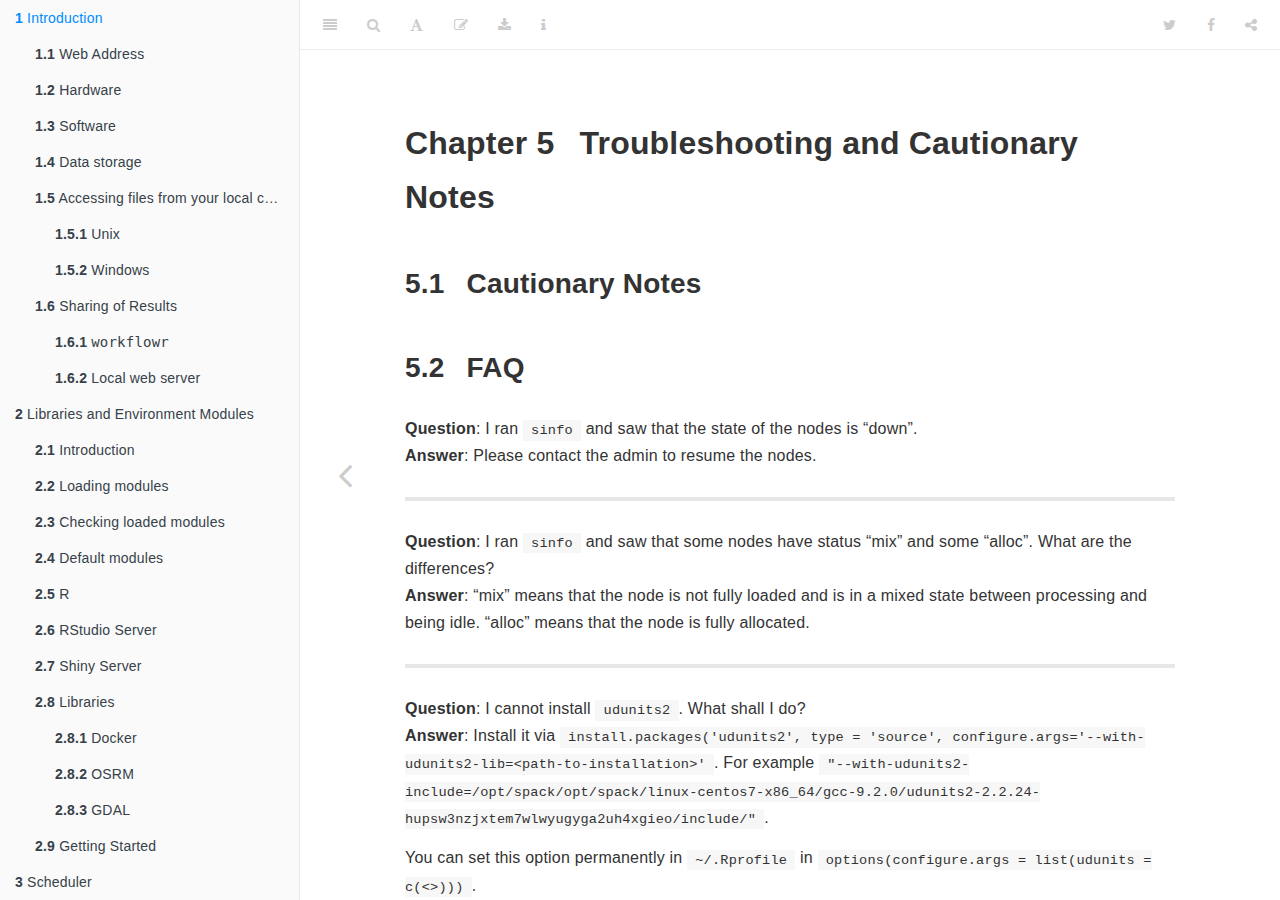
<file: troubleshooting-and-cautionary-notes.html>
<!DOCTYPE html>
<html xmlns="http://www.w3.org/1999/xhtml" lang="" xml:lang="">
<head>

  <meta charset="utf-8" />
  <meta http-equiv="X-UA-Compatible" content="IE=edge" />
  <title>Chapter 5 Troubleshooting and Cautionary Notes | HPC User Guide</title>
  <meta name="description" content="Chapter 5 Troubleshooting and Cautionary Notes | HPC User Guide" />
  <meta name="generator" content="bookdown 0.15.4 and GitBook 2.6.7" />

  <meta property="og:title" content="Chapter 5 Troubleshooting and Cautionary Notes | HPC User Guide" />
  <meta property="og:type" content="book" />
  
  
  
  

  <meta name="twitter:card" content="summary" />
  <meta name="twitter:title" content="Chapter 5 Troubleshooting and Cautionary Notes | HPC User Guide" />
  
  
  

<meta name="author" content="Patrick Schratz, Jannes Muenchow" />


<meta name="date" content="2019-11-22" />

  <meta name="viewport" content="width=device-width, initial-scale=1" />
  <meta name="apple-mobile-web-app-capable" content="yes" />
  <meta name="apple-mobile-web-app-status-bar-style" content="black" />
  
  
<link rel="prev" href="submit-jobs.html"/>

<script src="libs/jquery-2.2.3/jquery.min.js"></script>
<link href="libs/gitbook-2.6.7/css/style.css" rel="stylesheet" />
<link href="libs/gitbook-2.6.7/css/plugin-table.css" rel="stylesheet" />
<link href="libs/gitbook-2.6.7/css/plugin-bookdown.css" rel="stylesheet" />
<link href="libs/gitbook-2.6.7/css/plugin-highlight.css" rel="stylesheet" />
<link href="libs/gitbook-2.6.7/css/plugin-search.css" rel="stylesheet" />
<link href="libs/gitbook-2.6.7/css/plugin-fontsettings.css" rel="stylesheet" />
<link href="libs/gitbook-2.6.7/css/plugin-clipboard.css" rel="stylesheet" />











<style type="text/css">
a.sourceLine { display: inline-block; line-height: 1.25; }
a.sourceLine { pointer-events: none; color: inherit; text-decoration: inherit; }
a.sourceLine:empty { height: 1.2em; position: absolute; }
.sourceCode { overflow: visible; }
code.sourceCode { white-space: pre; position: relative; }
pre.sourceCode { margin: 0; }
@media screen {
div.sourceCode { overflow: auto; }
}
@media print {
code.sourceCode { white-space: pre-wrap; }
a.sourceLine { text-indent: -1em; padding-left: 1em; }
}
pre.numberSource a.sourceLine
  { position: relative; }
pre.numberSource a.sourceLine:empty
  { position: absolute; }
pre.numberSource a.sourceLine::before
  { content: attr(data-line-number);
    position: absolute; left: -5em; text-align: right; vertical-align: baseline;
    border: none; pointer-events: all;
    -webkit-touch-callout: none; -webkit-user-select: none;
    -khtml-user-select: none; -moz-user-select: none;
    -ms-user-select: none; user-select: none;
    padding: 0 4px; width: 4em;
    color: #aaaaaa;
  }
pre.numberSource { margin-left: 3em; border-left: 1px solid #aaaaaa;  padding-left: 4px; }
div.sourceCode
  {  }
@media screen {
a.sourceLine::before { text-decoration: underline; }
}
code span.al { color: #ff0000; font-weight: bold; } /* Alert */
code span.an { color: #60a0b0; font-weight: bold; font-style: italic; } /* Annotation */
code span.at { color: #7d9029; } /* Attribute */
code span.bn { color: #40a070; } /* BaseN */
code span.bu { } /* BuiltIn */
code span.cf { color: #007020; font-weight: bold; } /* ControlFlow */
code span.ch { color: #4070a0; } /* Char */
code span.cn { color: #880000; } /* Constant */
code span.co { color: #60a0b0; font-style: italic; } /* Comment */
code span.cv { color: #60a0b0; font-weight: bold; font-style: italic; } /* CommentVar */
code span.do { color: #ba2121; font-style: italic; } /* Documentation */
code span.dt { color: #902000; } /* DataType */
code span.dv { color: #40a070; } /* DecVal */
code span.er { color: #ff0000; font-weight: bold; } /* Error */
code span.ex { } /* Extension */
code span.fl { color: #40a070; } /* Float */
code span.fu { color: #06287e; } /* Function */
code span.im { } /* Import */
code span.in { color: #60a0b0; font-weight: bold; font-style: italic; } /* Information */
code span.kw { color: #007020; font-weight: bold; } /* Keyword */
code span.op { color: #666666; } /* Operator */
code span.ot { color: #007020; } /* Other */
code span.pp { color: #bc7a00; } /* Preprocessor */
code span.sc { color: #4070a0; } /* SpecialChar */
code span.ss { color: #bb6688; } /* SpecialString */
code span.st { color: #4070a0; } /* String */
code span.va { color: #19177c; } /* Variable */
code span.vs { color: #4070a0; } /* VerbatimString */
code span.wa { color: #60a0b0; font-weight: bold; font-style: italic; } /* Warning */
</style>

<link rel="stylesheet" href="style.css" type="text/css" />
</head>

<body>



  <div class="book without-animation with-summary font-size-2 font-family-1" data-basepath=".">

    <div class="book-summary">
      <nav role="navigation">

<ul class="summary">
<li class="chapter" data-level="1" data-path="index.html"><a href="index.html"><i class="fa fa-check"></i><b>1</b> Introduction</a><ul>
<li class="chapter" data-level="1.1" data-path="index.html"><a href="index.html#web-address"><i class="fa fa-check"></i><b>1.1</b> Web Address</a></li>
<li class="chapter" data-level="1.2" data-path="index.html"><a href="index.html#hardware"><i class="fa fa-check"></i><b>1.2</b> Hardware</a></li>
<li class="chapter" data-level="1.3" data-path="index.html"><a href="index.html#software"><i class="fa fa-check"></i><b>1.3</b> Software</a></li>
<li class="chapter" data-level="1.4" data-path="index.html"><a href="index.html#data-storage"><i class="fa fa-check"></i><b>1.4</b> Data storage</a></li>
<li class="chapter" data-level="1.5" data-path="index.html"><a href="index.html#accessing-files-from-your-local-computer"><i class="fa fa-check"></i><b>1.5</b> Accessing files from your local computer</a><ul>
<li class="chapter" data-level="1.5.1" data-path="index.html"><a href="index.html#unix"><i class="fa fa-check"></i><b>1.5.1</b> Unix</a></li>
<li class="chapter" data-level="1.5.2" data-path="index.html"><a href="index.html#windows"><i class="fa fa-check"></i><b>1.5.2</b> Windows</a></li>
</ul></li>
<li class="chapter" data-level="1.6" data-path="index.html"><a href="index.html#sharing-of-results"><i class="fa fa-check"></i><b>1.6</b> Sharing of Results</a><ul>
<li class="chapter" data-level="1.6.1" data-path="index.html"><a href="index.html#workflowr"><i class="fa fa-check"></i><b>1.6.1</b> <code>workflowr</code></a></li>
<li class="chapter" data-level="1.6.2" data-path="index.html"><a href="index.html#local-web-server"><i class="fa fa-check"></i><b>1.6.2</b> Local web server</a></li>
</ul></li>
</ul></li>
<li class="chapter" data-level="2" data-path="libraries.html"><a href="libraries.html"><i class="fa fa-check"></i><b>2</b> Libraries and Environment Modules</a><ul>
<li class="chapter" data-level="2.1" data-path="libraries.html"><a href="libraries.html#introduction"><i class="fa fa-check"></i><b>2.1</b> Introduction</a></li>
<li class="chapter" data-level="2.2" data-path="libraries.html"><a href="libraries.html#loading-modules"><i class="fa fa-check"></i><b>2.2</b> Loading modules</a></li>
<li class="chapter" data-level="2.3" data-path="libraries.html"><a href="libraries.html#checking-loaded-modules"><i class="fa fa-check"></i><b>2.3</b> Checking loaded modules</a></li>
<li class="chapter" data-level="2.4" data-path="libraries.html"><a href="libraries.html#default-modules"><i class="fa fa-check"></i><b>2.4</b> Default modules</a></li>
<li class="chapter" data-level="2.5" data-path="libraries.html"><a href="libraries.html#r"><i class="fa fa-check"></i><b>2.5</b> R</a></li>
<li class="chapter" data-level="2.6" data-path="libraries.html"><a href="libraries.html#rstudio-server"><i class="fa fa-check"></i><b>2.6</b> RStudio Server</a></li>
<li class="chapter" data-level="2.7" data-path="libraries.html"><a href="libraries.html#shiny-server"><i class="fa fa-check"></i><b>2.7</b> Shiny Server</a></li>
<li class="chapter" data-level="2.8" data-path="libraries.html"><a href="libraries.html#libraries-1"><i class="fa fa-check"></i><b>2.8</b> Libraries</a><ul>
<li class="chapter" data-level="2.8.1" data-path="libraries.html"><a href="libraries.html#docker"><i class="fa fa-check"></i><b>2.8.1</b> Docker</a></li>
<li class="chapter" data-level="2.8.2" data-path="libraries.html"><a href="libraries.html#osrm"><i class="fa fa-check"></i><b>2.8.2</b> OSRM</a></li>
<li class="chapter" data-level="2.8.3" data-path="libraries.html"><a href="libraries.html#gdal"><i class="fa fa-check"></i><b>2.8.3</b> GDAL</a></li>
</ul></li>
<li class="chapter" data-level="2.9" data-path="libraries.html"><a href="libraries.html#getting-started"><i class="fa fa-check"></i><b>2.9</b> Getting Started</a></li>
</ul></li>
<li class="chapter" data-level="3" data-path="scheduler.html"><a href="scheduler.html"><i class="fa fa-check"></i><b>3</b> Scheduler</a><ul>
<li class="chapter" data-level="3.1" data-path="scheduler.html"><a href="scheduler.html#first-steps"><i class="fa fa-check"></i><b>3.1</b> First steps</a></li>
<li class="chapter" data-level="3.2" data-path="scheduler.html"><a href="scheduler.html#slurm-commands"><i class="fa fa-check"></i><b>3.2</b> SLURM commands</a></li>
</ul></li>
<li class="chapter" data-level="4" data-path="submit-jobs.html"><a href="submit-jobs.html"><i class="fa fa-check"></i><b>4</b> Submitting jobs</a><ul>
<li class="chapter" data-level="4.1" data-path="submit-jobs.html"><a href="submit-jobs.html#clustermq-setup"><i class="fa fa-check"></i><b>4.1</b> <code>clustermq</code> setup</a></li>
<li class="chapter" data-level="4.2" data-path="submit-jobs.html"><a href="submit-jobs.html#the-scheduler-template"><i class="fa fa-check"></i><b>4.2</b> The scheduler template</a></li>
<li class="chapter" data-level="4.3" data-path="submit-jobs.html"><a href="submit-jobs.html#allocating-resources"><i class="fa fa-check"></i><b>4.3</b> Allocating resources</a></li>
<li class="chapter" data-level="4.4" data-path="submit-jobs.html"><a href="submit-jobs.html#monitoring-progress"><i class="fa fa-check"></i><b>4.4</b> Monitoring progress</a></li>
<li class="chapter" data-level="4.5" data-path="submit-jobs.html"><a href="submit-jobs.html#summary"><i class="fa fa-check"></i><b>4.5</b> Summary</a></li>
<li class="chapter" data-level="4.6" data-path="submit-jobs.html"><a href="submit-jobs.html#best-practice"><i class="fa fa-check"></i><b>4.6</b> Best practice</a></li>
</ul></li>
<li class="chapter" data-level="5" data-path="troubleshooting-and-cautionary-notes.html"><a href="troubleshooting-and-cautionary-notes.html"><i class="fa fa-check"></i><b>5</b> Troubleshooting and Cautionary Notes</a><ul>
<li class="chapter" data-level="5.1" data-path="troubleshooting-and-cautionary-notes.html"><a href="troubleshooting-and-cautionary-notes.html#cautionary-notes"><i class="fa fa-check"></i><b>5.1</b> Cautionary Notes</a></li>
<li class="chapter" data-level="5.2" data-path="troubleshooting-and-cautionary-notes.html"><a href="troubleshooting-and-cautionary-notes.html#faq"><i class="fa fa-check"></i><b>5.2</b> FAQ</a></li>
</ul></li>
</ul>

      </nav>
    </div>

    <div class="book-body">
      <div class="body-inner">
        <div class="book-header" role="navigation">
          <h1>
            <i class="fa fa-circle-o-notch fa-spin"></i><a href="./">HPC User Guide</a>
          </h1>
        </div>

        <div class="page-wrapper" tabindex="-1" role="main">
          <div class="page-inner">

            <section class="normal" id="section-">
<div id="troubleshooting-and-cautionary-notes" class="section level1">
<h1><span class="header-section-number">Chapter 5</span> Troubleshooting and Cautionary Notes</h1>
<div id="cautionary-notes" class="section level2">
<h2><span class="header-section-number">5.1</span> Cautionary Notes</h2>
</div>
<div id="faq" class="section level2">
<h2><span class="header-section-number">5.2</span> FAQ</h2>
<p><strong>Question</strong>: I ran <code>sinfo</code> and saw that the state of the nodes is “down”.<br />
<strong>Answer</strong>: Please contact the admin to resume the nodes.</p>
<hr />
<p><strong>Question</strong>: I ran <code>sinfo</code> and saw that some nodes have status “mix” and some “alloc”. What are the differences?<br />
<strong>Answer</strong>: “mix” means that the node is not fully loaded and is in a mixed state between processing and being idle. “alloc” means that the node is fully allocated.</p>
<hr />
<p><strong>Question</strong>: I cannot install <code>udunits2</code>. What shall I do?<br />
<strong>Answer</strong>: Install it via <code>install.packages('udunits2', type = 'source',  configure.args='--with-udunits2-lib=&lt;path-to-installation&gt;'</code>.
For example <code>&quot;--with-udunits2-include=/opt/spack/opt/spack/linux-centos7-x86_64/gcc-9.2.0/udunits2-2.2.24-hupsw3nzjxtem7wlwyugyga2uh4xgieo/include/&quot;</code>.</p>
<p>You can set this option permanently in <code>~/.Rprofile</code> in <code>options(configure.args = list(udunits = c(&lt;&gt;)))</code>.</p>
<hr />
<p><strong>Question</strong>: I cannot install <code>rgdal</code> | <code>sf</code>. What shall I do?<br />
<strong>Answer</strong>: All the spatial packages are a bit troublesome since they expect certain libraries in predefined directories. If this is not the case, the locations need to be given explicitly during installation. You need to install it with custom options set for <code>configure.args</code>, similar to <code>udunits</code> above.</p>
<p>The following works:</p>
<div class="sourceCode" id="cb26"><pre class="sourceCode r"><code class="sourceCode r"><a class="sourceLine" id="cb26-1" data-line-number="1"><span class="kw">options</span>(</a>
<a class="sourceLine" id="cb26-2" data-line-number="2">  <span class="dt">configure.args=</span><span class="kw">list</span>(</a>
<a class="sourceLine" id="cb26-3" data-line-number="3">    <span class="dt">rgdal =</span> <span class="kw">c</span>(</a>
<a class="sourceLine" id="cb26-4" data-line-number="4">      <span class="st">&quot;--with-proj-lib=/opt/spack/opt/spack/linux-centos7-zen/gcc-9.2.0/proj-5.2.0-az6mkj55zpnh6fmg2ae5wyrmhfiynxfx/lib&quot;</span>),</a>
<a class="sourceLine" id="cb26-5" data-line-number="5">    <span class="dt">sf =</span> <span class="kw">c</span>(</a>
<a class="sourceLine" id="cb26-6" data-line-number="6">      <span class="st">&quot;--with-proj-lib=/opt/spack/opt/spack/linux-centos7-zen/gcc-9.2.0/proj-5.2.0-az6mkj55zpnh6fmg2ae5wyrmhfiynxfx/lib&quot;</span>)</a>
<a class="sourceLine" id="cb26-7" data-line-number="7">  )</a>
<a class="sourceLine" id="cb26-8" data-line-number="8">)</a></code></pre></div>
<hr />

<div id="refs" class="references">
<div>
<p>Shotts, William E. 2012. <em>The Linux Command Line: A Complete Introduction</em>. San Francisco: No Starch Press.</p>
</div>
<div>
<p>Sobell, Mark G. 2010. <em>A Practical Guide to Linux Commands, Editors, and Shell Programming</em>. 2nd ed. Upper Saddle River, NJ: Prentice Hall.</p>
</div>
<div>
<p>Ward, Brian. 2015. <em>How Linux Works: What Every Superuser Should Know</em>. 2nd edition. San Francisco: No Starch Press.</p>
</div>
</div>
</div>
</div>






            </section>

          </div>
        </div>
      </div>
<a href="submit-jobs.html" class="navigation navigation-prev navigation-unique" aria-label="Previous page"><i class="fa fa-angle-left"></i></a>

    </div>
  </div>
<script src="libs/gitbook-2.6.7/js/app.min.js"></script>
<script src="libs/gitbook-2.6.7/js/lunr.js"></script>
<script src="libs/gitbook-2.6.7/js/clipboard.min.js"></script>
<script src="libs/gitbook-2.6.7/js/plugin-search.js"></script>
<script src="libs/gitbook-2.6.7/js/plugin-sharing.js"></script>
<script src="libs/gitbook-2.6.7/js/plugin-fontsettings.js"></script>
<script src="libs/gitbook-2.6.7/js/plugin-bookdown.js"></script>
<script src="libs/gitbook-2.6.7/js/jquery.highlight.js"></script>
<script src="libs/gitbook-2.6.7/js/plugin-clipboard.js"></script>
<script>
gitbook.require(["gitbook"], function(gitbook) {
gitbook.start({
"sharing": {
"github": false,
"facebook": true,
"twitter": true,
"linkedin": false,
"weibo": false,
"instapaper": false,
"vk": false,
"all": ["facebook", "twitter", "linkedin", "weibo", "instapaper"]
},
"fontsettings": {
"theme": "white",
"family": "sans",
"size": 2
},
"edit": {
"link": "https://venus.geogr.uni-jena.de/giscience/hpc-user-guide/edit/master/05-troubleshooting.Rmd",
"text": "Edit"
},
"history": {
"link": null,
"text": null
},
"view": {
"link": null,
"text": null
},
"download": ["hpc-user-guide-fus-jena.pdf", "hpc-user-guide-fus-jena.epub"]
});
});
</script>

</body>

</html>
</file>
<file: libs/gitbook-2.6.7/css/plugin-table.css>
.book .book-body .page-wrapper .page-inner section.normal table{display:table;width:100%;border-collapse:collapse;border-spacing:0;overflow:auto}.book .book-body .page-wrapper .page-inner section.normal table td,.book .book-body .page-wrapper .page-inner section.normal table th{padding:6px 13px;border:1px solid #ddd}.book .book-body .page-wrapper .page-inner section.normal table tr{background-color:#fff;border-top:1px solid #ccc}.book .book-body .page-wrapper .page-inner section.normal table tr:nth-child(2n){background-color:#f8f8f8}.book .book-body .page-wrapper .page-inner section.normal table th{font-weight:700}
</file>
<file: libs/gitbook-2.6.7/css/plugin-bookdown.css>
.book .book-header h1 {
  padding-left: 20px;
  padding-right: 20px;
}
.book .book-header.fixed {
  position: fixed;
  right: 0;
  top: 0;
  left: 0;
  border-bottom: 1px solid rgba(0,0,0,.07);
}
span.search-highlight {
  background-color: #ffff88;
}
@media (min-width: 600px) {
  .book.with-summary .book-header.fixed {
    left: 300px;
  }
}
@media (max-width: 1240px) {
  .book .book-body.fixed {
    top: 50px;
  }
  .book .book-body.fixed .body-inner {
    top: auto;
  }
}
@media (max-width: 600px) {
  .book.with-summary .book-header.fixed {
    left: calc(100% - 60px);
    min-width: 300px;
  }
  .book.with-summary .book-body {
    transform: none;
    left: calc(100% - 60px);
    min-width: 300px;
  }
  .book .book-body.fixed {
    top: 0;
  }
}

.book .book-body.fixed .body-inner {
  top: 50px;
}
.book .book-body .page-wrapper .page-inner section.normal sub, .book .book-body .page-wrapper .page-inner section.normal sup {
  font-size: 85%;
}

@media print {
  .book .book-summary, .book .book-body .book-header, .fa {
    display: none !important;
  }
  .book .book-body.fixed {
    left: 0px;
  }
  .book .book-body,.book .book-body .body-inner, .book.with-summary {
    overflow: visible !important;
  }
}
.kable_wrapper {
  border-spacing: 20px 0;
  border-collapse: separate;
  border: none;
  margin: auto;
}
.kable_wrapper > tbody > tr > td {
  vertical-align: top;
}
.book .book-body .page-wrapper .page-inner section.normal table tr.header {
  border-top-width: 2px;
}
.book .book-body .page-wrapper .page-inner section.normal table tr:last-child td {
  border-bottom-width: 2px;
}
.book .book-body .page-wrapper .page-inner section.normal table td, .book .book-body .page-wrapper .page-inner section.normal table th {
  border-left: none;
  border-right: none;
}
.book .book-body .page-wrapper .page-inner section.normal table.kable_wrapper > tbody > tr, .book .book-body .page-wrapper .page-inner section.normal table.kable_wrapper > tbody > tr > td {
  border-top: none;
}
.book .book-body .page-wrapper .page-inner section.normal table.kable_wrapper > tbody > tr:last-child > td {
    border-bottom: none;
}

div.theorem, div.lemma, div.corollary, div.proposition, div.conjecture {
  font-style: italic;
}
span.theorem, span.lemma, span.corollary, span.proposition, span.conjecture {
  font-style: normal;
}
div.proof:after {
  content: "\25a2";
  float: right;
}
.header-section-number {
  padding-right: .5em;
}
</file>
<file: libs/gitbook-2.6.7/css/plugin-highlight.css>
.book .book-body .page-wrapper .page-inner section.normal pre,
.book .book-body .page-wrapper .page-inner section.normal code {
  /* http://jmblog.github.com/color-themes-for-google-code-highlightjs */
  /* Tomorrow Comment */
  /* Tomorrow Red */
  /* Tomorrow Orange */
  /* Tomorrow Yellow */
  /* Tomorrow Green */
  /* Tomorrow Aqua */
  /* Tomorrow Blue */
  /* Tomorrow Purple */
}
.book .book-body .page-wrapper .page-inner section.normal pre .hljs-comment,
.book .book-body .page-wrapper .page-inner section.normal code .hljs-comment,
.book .book-body .page-wrapper .page-inner section.normal pre .hljs-title,
.book .book-body .page-wrapper .page-inner section.normal code .hljs-title {
  color: #8e908c;
}
.book .book-body .page-wrapper .page-inner section.normal pre .hljs-variable,
.book .book-body .page-wrapper .page-inner section.normal code .hljs-variable,
.book .book-body .page-wrapper .page-inner section.normal pre .hljs-attribute,
.book .book-body .page-wrapper .page-inner section.normal code .hljs-attribute,
.book .book-body .page-wrapper .page-inner section.normal pre .hljs-tag,
.book .book-body .page-wrapper .page-inner section.normal code .hljs-tag,
.book .book-body .page-wrapper .page-inner section.normal pre .hljs-regexp,
.book .book-body .page-wrapper .page-inner section.normal code .hljs-regexp,
.book .book-body .page-wrapper .page-inner section.normal pre .ruby .hljs-constant,
.book .book-body .page-wrapper .page-inner section.normal code .ruby .hljs-constant,
.book .book-body .page-wrapper .page-inner section.normal pre .xml .hljs-tag .hljs-title,
.book .book-body .page-wrapper .page-inner section.normal code .xml .hljs-tag .hljs-title,
.book .book-body .page-wrapper .page-inner section.normal pre .xml .hljs-pi,
.book .book-body .page-wrapper .page-inner section.normal code .xml .hljs-pi,
.book .book-body .page-wrapper .page-inner section.normal pre .xml .hljs-doctype,
.book .book-body .page-wrapper .page-inner section.normal code .xml .hljs-doctype,
.book .book-body .page-wrapper .page-inner section.normal pre .html .hljs-doctype,
.book .book-body .page-wrapper .page-inner section.normal code .html .hljs-doctype,
.book .book-body .page-wrapper .page-inner section.normal pre .css .hljs-id,
.book .book-body .page-wrapper .page-inner section.normal code .css .hljs-id,
.book .book-body .page-wrapper .page-inner section.normal pre .css .hljs-class,
.book .book-body .page-wrapper .page-inner section.normal code .css .hljs-class,
.book .book-body .page-wrapper .page-inner section.normal pre .css .hljs-pseudo,
.book .book-body .page-wrapper .page-inner section.normal code .css .hljs-pseudo {
  color: #c82829;
}
.book .book-body .page-wrapper .page-inner section.normal pre .hljs-number,
.book .book-body .page-wrapper .page-inner section.normal code .hljs-number,
.book .book-body .page-wrapper .page-inner section.normal pre .hljs-preprocessor,
.book .book-body .page-wrapper .page-inner section.normal code .hljs-preprocessor,
.book .book-body .page-wrapper .page-inner section.normal pre .hljs-pragma,
.book .book-body .page-wrapper .page-inner section.normal code .hljs-pragma,
.book .book-body .page-wrapper .page-inner section.normal pre .hljs-built_in,
.book .book-body .page-wrapper .page-inner section.normal code .hljs-built_in,
.book .book-body .page-wrapper .page-inner section.normal pre .hljs-literal,
.book .book-body .page-wrapper .page-inner section.normal code .hljs-literal,
.book .book-body .page-wrapper .page-inner section.normal pre .hljs-params,
.book .book-body .page-wrapper .page-inner section.normal code .hljs-params,
.book .book-body .page-wrapper .page-inner section.normal pre .hljs-constant,
.book .book-body .page-wrapper .page-inner section.normal code .hljs-constant {
  color: #f5871f;
}
.book .book-body .page-wrapper .page-inner section.normal pre .ruby .hljs-class .hljs-title,
.book .book-body .page-wrapper .page-inner section.normal code .ruby .hljs-class .hljs-title,
.book .book-body .page-wrapper .page-inner section.normal pre .css .hljs-rules .hljs-attribute,
.book .book-body .page-wrapper .page-inner section.normal code .css .hljs-rules .hljs-attribute {
  color: #eab700;
}
.book .book-body .page-wrapper .page-inner section.normal pre .hljs-string,
.book .book-body .page-wrapper .page-inner section.normal code .hljs-string,
.book .book-body .page-wrapper .page-inner section.normal pre .hljs-value,
.book .book-body .page-wrapper .page-inner section.normal code .hljs-value,
.book .book-body .page-wrapper .page-inner section.normal pre .hljs-inheritance,
.book .book-body .page-wrapper .page-inner section.normal code .hljs-inheritance,
.book .book-body .page-wrapper .page-inner section.normal pre .hljs-header,
.book .book-body .page-wrapper .page-inner section.normal code .hljs-header,
.book .book-body .page-wrapper .page-inner section.normal pre .ruby .hljs-symbol,
.book .book-body .page-wrapper .page-inner section.normal code .ruby .hljs-symbol,
.book .book-body .page-wrapper .page-inner section.normal pre .xml .hljs-cdata,
.book .book-body .page-wrapper .page-inner section.normal code .xml .hljs-cdata {
  color: #718c00;
}
.book .book-body .page-wrapper .page-inner section.normal pre .css .hljs-hexcolor,
.book .book-body .page-wrapper .page-inner section.normal code .css .hljs-hexcolor {
  color: #3e999f;
}
.book .book-body .page-wrapper .page-inner section.normal pre .hljs-function,
.book .book-body .page-wrapper .page-inner section.normal code .hljs-function,
.book .book-body .page-wrapper .page-inner section.normal pre .python .hljs-decorator,
.book .book-body .page-wrapper .page-inner section.normal code .python .hljs-decorator,
.book .book-body .page-wrapper .page-inner section.normal pre .python .hljs-title,
.book .book-body .page-wrapper .page-inner section.normal code .python .hljs-title,
.book .book-body .page-wrapper .page-inner section.normal pre .ruby .hljs-function .hljs-title,
.book .book-body .page-wrapper .page-inner section.normal code .ruby .hljs-function .hljs-title,
.book .book-body .page-wrapper .page-inner section.normal pre .ruby .hljs-title .hljs-keyword,
.book .book-body .page-wrapper .page-inner section.normal code .ruby .hljs-title .hljs-keyword,
.book .book-body .page-wrapper .page-inner section.normal pre .perl .hljs-sub,
.book .book-body .page-wrapper .page-inner section.normal code .perl .hljs-sub,
.book .book-body .page-wrapper .page-inner section.normal pre .javascript .hljs-title,
.book .book-body .page-wrapper .page-inner section.normal code .javascript .hljs-title,
.book .book-body .page-wrapper .page-inner section.normal pre .coffeescript .hljs-title,
.book .book-body .page-wrapper .page-inner section.normal code .coffeescript .hljs-title {
  color: #4271ae;
}
.book .book-body .page-wrapper .page-inner section.normal pre .hljs-keyword,
.book .book-body .page-wrapper .page-inner section.normal code .hljs-keyword,
.book .book-body .page-wrapper .page-inner section.normal pre .javascript .hljs-function,
.book .book-body .page-wrapper .page-inner section.normal code .javascript .hljs-function {
  color: #8959a8;
}
.book .book-body .page-wrapper .page-inner section.normal pre .hljs,
.book .book-body .page-wrapper .page-inner section.normal code .hljs {
  display: block;
  background: white;
  color: #4d4d4c;
  padding: 0.5em;
}
.book .book-body .page-wrapper .page-inner section.normal pre .coffeescript .javascript,
.book .book-body .page-wrapper .page-inner section.normal code .coffeescript .javascript,
.book .book-body .page-wrapper .page-inner section.normal pre .javascript .xml,
.book .book-body .page-wrapper .page-inner section.normal code .javascript .xml,
.book .book-body .page-wrapper .page-inner section.normal pre .tex .hljs-formula,
.book .book-body .page-wrapper .page-inner section.normal code .tex .hljs-formula,
.book .book-body .page-wrapper .page-inner section.normal pre .xml .javascript,
.book .book-body .page-wrapper .page-inner section.normal code .xml .javascript,
.book .book-body .page-wrapper .page-inner section.normal pre .xml .vbscript,
.book .book-body .page-wrapper .page-inner section.normal code .xml .vbscript,
.book .book-body .page-wrapper .page-inner section.normal pre .xml .css,
.book .book-body .page-wrapper .page-inner section.normal code .xml .css,
.book .book-body .page-wrapper .page-inner section.normal pre .xml .hljs-cdata,
.book .book-body .page-wrapper .page-inner section.normal code .xml .hljs-cdata {
  opacity: 0.5;
}
.book.color-theme-1 .book-body .page-wrapper .page-inner section.normal pre,
.book.color-theme-1 .book-body .page-wrapper .page-inner section.normal code {
  /*

Orginal Style from ethanschoonover.com/solarized (c) Jeremy Hull <sourdrums@gmail.com>

*/
  /* Solarized Green */
  /* Solarized Cyan */
  /* Solarized Blue */
  /* Solarized Yellow */
  /* Solarized Orange */
  /* Solarized Red */
  /* Solarized Violet */
}
.book.color-theme-1 .book-body .page-wrapper .page-inner section.normal pre .hljs,
.book.color-theme-1 .book-body .page-wrapper .page-inner section.normal code .hljs {
  display: block;
  padding: 0.5em;
  background: #fdf6e3;
  color: #657b83;
}
.book.color-theme-1 .book-body .page-wrapper .page-inner section.normal pre .hljs-comment,
.book.color-theme-1 .book-body .page-wrapper .page-inner section.normal code .hljs-comment,
.book.color-theme-1 .book-body .page-wrapper .page-inner section.normal pre .hljs-template_comment,
.book.color-theme-1 .book-body .page-wrapper .page-inner section.normal code .hljs-template_comment,
.book.color-theme-1 .book-body .page-wrapper .page-inner section.normal pre .diff .hljs-header,
.book.color-theme-1 .book-body .page-wrapper .page-inner section.normal code .diff .hljs-header,
.book.color-theme-1 .book-body .page-wrapper .page-inner section.normal pre .hljs-doctype,
.book.color-theme-1 .book-body .page-wrapper .page-inner section.normal code .hljs-doctype,
.book.color-theme-1 .book-body .page-wrapper .page-inner section.normal pre .hljs-pi,
.book.color-theme-1 .book-body .page-wrapper .page-inner section.normal code .hljs-pi,
.book.color-theme-1 .book-body .page-wrapper .page-inner section.normal pre .lisp .hljs-string,
.book.color-theme-1 .book-body .page-wrapper .page-inner section.normal code .lisp .hljs-string,
.book.color-theme-1 .book-body .page-wrapper .page-inner section.normal pre .hljs-javadoc,
.book.color-theme-1 .book-body .page-wrapper .page-inner section.normal code .hljs-javadoc {
  color: #93a1a1;
}
.book.color-theme-1 .book-body .page-wrapper .page-inner section.normal pre .hljs-keyword,
.book.color-theme-1 .book-body .page-wrapper .page-inner section.normal code .hljs-keyword,
.book.color-theme-1 .book-body .page-wrapper .page-inner section.normal pre .hljs-winutils,
.book.color-theme-1 .book-body .page-wrapper .page-inner section.normal code .hljs-winutils,
.book.color-theme-1 .book-body .page-wrapper .page-inner section.normal pre .method,
.book.color-theme-1 .book-body .page-wrapper .page-inner section.normal code .method,
.book.color-theme-1 .book-body .page-wrapper .page-inner section.normal pre .hljs-addition,
.book.color-theme-1 .book-body .page-wrapper .page-inner section.normal code .hljs-addition,
.book.color-theme-1 .book-body .page-wrapper .page-inner section.normal pre .css .hljs-tag,
.book.color-theme-1 .book-body .page-wrapper .page-inner section.normal code .css .hljs-tag,
.book.color-theme-1 .book-body .page-wrapper .page-inner section.normal pre .hljs-request,
.book.color-theme-1 .book-body .page-wrapper .page-inner section.normal code .hljs-request,
.book.color-theme-1 .book-body .page-wrapper .page-inner section.normal pre .hljs-status,
.book.color-theme-1 .book-body .page-wrapper .page-inner section.normal code .hljs-status,
.book.color-theme-1 .book-body .page-wrapper .page-inner section.normal pre .nginx .hljs-title,
.book.color-theme-1 .book-body .page-wrapper .page-inner section.normal code .nginx .hljs-title {
  color: #859900;
}
.book.color-theme-1 .book-body .page-wrapper .page-inner section.normal pre .hljs-number,
.book.color-theme-1 .book-body .page-wrapper .page-inner section.normal code .hljs-number,
.book.color-theme-1 .book-body .page-wrapper .page-inner section.normal pre .hljs-command,
.book.color-theme-1 .book-body .page-wrapper .page-inner section.normal code .hljs-command,
.book.color-theme-1 .book-body .page-wrapper .page-inner section.normal pre .hljs-string,
.book.color-theme-1 .book-body .page-wrapper .page-inner section.normal code .hljs-string,
.book.color-theme-1 .book-body .page-wrapper .page-inner section.normal pre .hljs-tag .hljs-value,
.book.color-theme-1 .book-body .page-wrapper .page-inner section.normal code .hljs-tag .hljs-value,
.book.color-theme-1 .book-body .page-wrapper .page-inner section.normal pre .hljs-rules .hljs-value,
.book.color-theme-1 .book-body .page-wrapper .page-inner section.normal code .hljs-rules .hljs-value,
.book.color-theme-1 .book-body .page-wrapper .page-inner section.normal pre .hljs-phpdoc,
.book.color-theme-1 .book-body .page-wrapper .page-inner section.normal code .hljs-phpdoc,
.book.color-theme-1 .book-body .page-wrapper .page-inner section.normal pre .tex .hljs-formula,
.book.color-theme-1 .book-body .page-wrapper .page-inner section.normal code .tex .hljs-formula,
.book.color-theme-1 .book-body .page-wrapper .page-inner section.normal pre .hljs-regexp,
.book.color-theme-1 .book-body .page-wrapper .page-inner section.normal code .hljs-regexp,
.book.color-theme-1 .book-body .page-wrapper .page-inner section.normal pre .hljs-hexcolor,
.book.color-theme-1 .book-body .page-wrapper .page-inner section.normal code .hljs-hexcolor,
.book.color-theme-1 .book-body .page-wrapper .page-inner section.normal pre .hljs-link_url,
.book.color-theme-1 .book-body .page-wrapper .page-inner section.normal code .hljs-link_url {
  color: #2aa198;
}
.book.color-theme-1 .book-body .page-wrapper .page-inner section.normal pre .hljs-title,
.book.color-theme-1 .book-body .page-wrapper .page-inner section.normal code .hljs-title,
.book.color-theme-1 .book-body .page-wrapper .page-inner section.normal pre .hljs-localvars,
.book.color-theme-1 .book-body .page-wrapper .page-inner section.normal code .hljs-localvars,
.book.color-theme-1 .book-body .page-wrapper .page-inner section.normal pre .hljs-chunk,
.book.color-theme-1 .book-body .page-wrapper .page-inner section.normal code .hljs-chunk,
.book.color-theme-1 .book-body .page-wrapper .page-inner section.normal pre .hljs-decorator,
.book.color-theme-1 .book-body .page-wrapper .page-inner section.normal code .hljs-decorator,
.book.color-theme-1 .book-body .page-wrapper .page-inner section.normal pre .hljs-built_in,
.book.color-theme-1 .book-body .page-wrapper .page-inner section.normal code .hljs-built_in,
.book.color-theme-1 .book-body .page-wrapper .page-inner section.normal pre .hljs-identifier,
.book.color-theme-1 .book-body .page-wrapper .page-inner section.normal code .hljs-identifier,
.book.color-theme-1 .book-body .page-wrapper .page-inner section.normal pre .vhdl .hljs-literal,
.book.color-theme-1 .book-body .page-wrapper .page-inner section.normal code .vhdl .hljs-literal,
.book.color-theme-1 .book-body .page-wrapper .page-inner section.normal pre .hljs-id,
.book.color-theme-1 .book-body .page-wrapper .page-inner section.normal code .hljs-id,
.book.color-theme-1 .book-body .page-wrapper .page-inner section.normal pre .css .hljs-function,
.book.color-theme-1 .book-body .page-wrapper .page-inner section.normal code .css .hljs-function {
  color: #268bd2;
}
.book.color-theme-1 .book-body .page-wrapper .page-inner section.normal pre .hljs-attribute,
.book.color-theme-1 .book-body .page-wrapper .page-inner section.normal code .hljs-attribute,
.book.color-theme-1 .book-body .page-wrapper .page-inner section.normal pre .hljs-variable,
.book.color-theme-1 .book-body .page-wrapper .page-inner section.normal code .hljs-variable,
.book.color-theme-1 .book-body .page-wrapper .page-inner section.normal pre .lisp .hljs-body,
.book.color-theme-1 .book-body .page-wrapper .page-inner section.normal code .lisp .hljs-body,
.book.color-theme-1 .book-body .page-wrapper .page-inner section.normal pre .smalltalk .hljs-number,
.book.color-theme-1 .book-body .page-wrapper .page-inner section.normal code .smalltalk .hljs-number,
.book.color-theme-1 .book-body .page-wrapper .page-inner section.normal pre .hljs-constant,
.book.color-theme-1 .book-body .page-wrapper .page-inner section.normal code .hljs-constant,
.book.color-theme-1 .book-body .page-wrapper .page-inner section.normal pre .hljs-class .hljs-title,
.book.color-theme-1 .book-body .page-wrapper .page-inner section.normal code .hljs-class .hljs-title,
.book.color-theme-1 .book-body .page-wrapper .page-inner section.normal pre .hljs-parent,
.book.color-theme-1 .book-body .page-wrapper .page-inner section.normal code .hljs-parent,
.book.color-theme-1 .book-body .page-wrapper .page-inner section.normal pre .haskell .hljs-type,
.book.color-theme-1 .book-body .page-wrapper .page-inner section.normal code .haskell .hljs-type,
.book.color-theme-1 .book-body .page-wrapper .page-inner section.normal pre .hljs-link_reference,
.book.color-theme-1 .book-body .page-wrapper .page-inner section.normal code .hljs-link_reference {
  color: #b58900;
}
.book.color-theme-1 .book-body .page-wrapper .page-inner section.normal pre .hljs-preprocessor,
.book.color-theme-1 .book-body .page-wrapper .page-inner section.normal code .hljs-preprocessor,
.book.color-theme-1 .book-body .page-wrapper .page-inner section.normal pre .hljs-preprocessor .hljs-keyword,
.book.color-theme-1 .book-body .page-wrapper .page-inner section.normal code .hljs-preprocessor .hljs-keyword,
.book.color-theme-1 .book-body .page-wrapper .page-inner section.normal pre .hljs-pragma,
.book.color-theme-1 .book-body .page-wrapper .page-inner section.normal code .hljs-pragma,
.book.color-theme-1 .book-body .page-wrapper .page-inner section.normal pre .hljs-shebang,
.book.color-theme-1 .book-body .page-wrapper .page-inner section.normal code .hljs-shebang,
.book.color-theme-1 .book-body .page-wrapper .page-inner section.normal pre .hljs-symbol,
.book.color-theme-1 .book-body .page-wrapper .page-inner section.normal code .hljs-symbol,
.book.color-theme-1 .book-body .page-wrapper .page-inner section.normal pre .hljs-symbol .hljs-string,
.book.color-theme-1 .book-body .page-wrapper .page-inner section.normal code .hljs-symbol .hljs-string,
.book.color-theme-1 .book-body .page-wrapper .page-inner section.normal pre .diff .hljs-change,
.book.color-theme-1 .book-body .page-wrapper .page-inner section.normal code .diff .hljs-change,
.book.color-theme-1 .book-body .page-wrapper .page-inner section.normal pre .hljs-special,
.book.color-theme-1 .book-body .page-wrapper .page-inner section.normal code .hljs-special,
.book.color-theme-1 .book-body .page-wrapper .page-inner section.normal pre .hljs-attr_selector,
.book.color-theme-1 .book-body .page-wrapper .page-inner section.normal code .hljs-attr_selector,
.book.color-theme-1 .book-body .page-wrapper .page-inner section.normal pre .hljs-subst,
.book.color-theme-1 .book-body .page-wrapper .page-inner section.normal code .hljs-subst,
.book.color-theme-1 .book-body .page-wrapper .page-inner section.normal pre .hljs-cdata,
.book.color-theme-1 .book-body .page-wrapper .page-inner section.normal code .hljs-cdata,
.book.color-theme-1 .book-body .page-wrapper .page-inner section.normal pre .clojure .hljs-title,
.book.color-theme-1 .book-body .page-wrapper .page-inner section.normal code .clojure .hljs-title,
.book.color-theme-1 .book-body .page-wrapper .page-inner section.normal pre .css .hljs-pseudo,
.book.color-theme-1 .book-body .page-wrapper .page-inner section.normal code .css .hljs-pseudo,
.book.color-theme-1 .book-body .page-wrapper .page-inner section.normal pre .hljs-header,
.book.color-theme-1 .book-body .page-wrapper .page-inner section.normal code .hljs-header {
  color: #cb4b16;
}
.book.color-theme-1 .book-body .page-wrapper .page-inner section.normal pre .hljs-deletion,
.book.color-theme-1 .book-body .page-wrapper .page-inner section.normal code .hljs-deletion,
.book.color-theme-1 .book-body .page-wrapper .page-inner section.normal pre .hljs-important,
.book.color-theme-1 .book-body .page-wrapper .page-inner section.normal code .hljs-important {
  color: #dc322f;
}
.book.color-theme-1 .book-body .page-wrapper .page-inner section.normal pre .hljs-link_label,
.book.color-theme-1 .book-body .page-wrapper .page-inner section.normal code .hljs-link_label {
  color: #6c71c4;
}
.book.color-theme-1 .book-body .page-wrapper .page-inner section.normal pre .tex .hljs-formula,
.book.color-theme-1 .book-body .page-wrapper .page-inner section.normal code .tex .hljs-formula {
  background: #eee8d5;
}
.book.color-theme-2 .book-body .page-wrapper .page-inner section.normal pre,
.book.color-theme-2 .book-body .page-wrapper .page-inner section.normal code {
  /* Tomorrow Night Bright Theme */
  /* Original theme - https://github.com/chriskempson/tomorrow-theme */
  /* http://jmblog.github.com/color-themes-for-google-code-highlightjs */
  /* Tomorrow Comment */
  /* Tomorrow Red */
  /* Tomorrow Orange */
  /* Tomorrow Yellow */
  /* Tomorrow Green */
  /* Tomorrow Aqua */
  /* Tomorrow Blue */
  /* Tomorrow Purple */
}
.book.color-theme-2 .book-body .page-wrapper .page-inner section.normal pre .hljs-comment,
.book.color-theme-2 .book-body .page-wrapper .page-inner section.normal code .hljs-comment,
.book.color-theme-2 .book-body .page-wrapper .page-inner section.normal pre .hljs-title,
.book.color-theme-2 .book-body .page-wrapper .page-inner section.normal code .hljs-title {
  color: #969896;
}
.book.color-theme-2 .book-body .page-wrapper .page-inner section.normal pre .hljs-variable,
.book.color-theme-2 .book-body .page-wrapper .page-inner section.normal code .hljs-variable,
.book.color-theme-2 .book-body .page-wrapper .page-inner section.normal pre .hljs-attribute,
.book.color-theme-2 .book-body .page-wrapper .page-inner section.normal code .hljs-attribute,
.book.color-theme-2 .book-body .page-wrapper .page-inner section.normal pre .hljs-tag,
.book.color-theme-2 .book-body .page-wrapper .page-inner section.normal code .hljs-tag,
.book.color-theme-2 .book-body .page-wrapper .page-inner section.normal pre .hljs-regexp,
.book.color-theme-2 .book-body .page-wrapper .page-inner section.normal code .hljs-regexp,
.book.color-theme-2 .book-body .page-wrapper .page-inner section.normal pre .ruby .hljs-constant,
.book.color-theme-2 .book-body .page-wrapper .page-inner section.normal code .ruby .hljs-constant,
.book.color-theme-2 .book-body .page-wrapper .page-inner section.normal pre .xml .hljs-tag .hljs-title,
.book.color-theme-2 .book-body .page-wrapper .page-inner section.normal code .xml .hljs-tag .hljs-title,
.book.color-theme-2 .book-body .page-wrapper .page-inner section.normal pre .xml .hljs-pi,
.book.color-theme-2 .book-body .page-wrapper .page-inner section.normal code .xml .hljs-pi,
.book.color-theme-2 .book-body .page-wrapper .page-inner section.normal pre .xml .hljs-doctype,
.book.color-theme-2 .book-body .page-wrapper .page-inner section.normal code .xml .hljs-doctype,
.book.color-theme-2 .book-body .page-wrapper .page-inner section.normal pre .html .hljs-doctype,
.book.color-theme-2 .book-body .page-wrapper .page-inner section.normal code .html .hljs-doctype,
.book.color-theme-2 .book-body .page-wrapper .page-inner section.normal pre .css .hljs-id,
.book.color-theme-2 .book-body .page-wrapper .page-inner section.normal code .css .hljs-id,
.book.color-theme-2 .book-body .page-wrapper .page-inner section.normal pre .css .hljs-class,
.book.color-theme-2 .book-body .page-wrapper .page-inner section.normal code .css .hljs-class,
.book.color-theme-2 .book-body .page-wrapper .page-inner section.normal pre .css .hljs-pseudo,
.book.color-theme-2 .book-body .page-wrapper .page-inner section.normal code .css .hljs-pseudo {
  color: #d54e53;
}
.book.color-theme-2 .book-body .page-wrapper .page-inner section.normal pre .hljs-number,
.book.color-theme-2 .book-body .page-wrapper .page-inner section.normal code .hljs-number,
.book.color-theme-2 .book-body .page-wrapper .page-inner section.normal pre .hljs-preprocessor,
.book.color-theme-2 .book-body .page-wrapper .page-inner section.normal code .hljs-preprocessor,
.book.color-theme-2 .book-body .page-wrapper .page-inner section.normal pre .hljs-pragma,
.book.color-theme-2 .book-body .page-wrapper .page-inner section.normal code .hljs-pragma,
.book.color-theme-2 .book-body .page-wrapper .page-inner section.normal pre .hljs-built_in,
.book.color-theme-2 .book-body .page-wrapper .page-inner section.normal code .hljs-built_in,
.book.color-theme-2 .book-body .page-wrapper .page-inner section.normal pre .hljs-literal,
.book.color-theme-2 .book-body .page-wrapper .page-inner section.normal code .hljs-literal,
.book.color-theme-2 .book-body .page-wrapper .page-inner section.normal pre .hljs-params,
.book.color-theme-2 .book-body .page-wrapper .page-inner section.normal code .hljs-params,
.book.color-theme-2 .book-body .page-wrapper .page-inner section.normal pre .hljs-constant,
.book.color-theme-2 .book-body .page-wrapper .page-inner section.normal code .hljs-constant {
  color: #e78c45;
}
.book.color-theme-2 .book-body .page-wrapper .page-inner section.normal pre .ruby .hljs-class .hljs-title,
.book.color-theme-2 .book-body .page-wrapper .page-inner section.normal code .ruby .hljs-class .hljs-title,
.book.color-theme-2 .book-body .page-wrapper .page-inner section.normal pre .css .hljs-rules .hljs-attribute,
.book.color-theme-2 .book-body .page-wrapper .page-inner section.normal code .css .hljs-rules .hljs-attribute {
  color: #e7c547;
}
.book.color-theme-2 .book-body .page-wrapper .page-inner section.normal pre .hljs-string,
.book.color-theme-2 .book-body .page-wrapper .page-inner section.normal code .hljs-string,
.book.color-theme-2 .book-body .page-wrapper .page-inner section.normal pre .hljs-value,
.book.color-theme-2 .book-body .page-wrapper .page-inner section.normal code .hljs-value,
.book.color-theme-2 .book-body .page-wrapper .page-inner section.normal pre .hljs-inheritance,
.book.color-theme-2 .book-body .page-wrapper .page-inner section.normal code .hljs-inheritance,
.book.color-theme-2 .book-body .page-wrapper .page-inner section.normal pre .hljs-header,
.book.color-theme-2 .book-body .page-wrapper .page-inner section.normal code .hljs-header,
.book.color-theme-2 .book-body .page-wrapper .page-inner section.normal pre .ruby .hljs-symbol,
.book.color-theme-2 .book-body .page-wrapper .page-inner section.normal code .ruby .hljs-symbol,
.book.color-theme-2 .book-body .page-wrapper .page-inner section.normal pre .xml .hljs-cdata,
.book.color-theme-2 .book-body .page-wrapper .page-inner section.normal code .xml .hljs-cdata {
  color: #b9ca4a;
}
.book.color-theme-2 .book-body .page-wrapper .page-inner section.normal pre .css .hljs-hexcolor,
.book.color-theme-2 .book-body .page-wrapper .page-inner section.normal code .css .hljs-hexcolor {
  color: #70c0b1;
}
.book.color-theme-2 .book-body .page-wrapper .page-inner section.normal pre .hljs-function,
.book.color-theme-2 .book-body .page-wrapper .page-inner section.normal code .hljs-function,
.book.color-theme-2 .book-body .page-wrapper .page-inner section.normal pre .python .hljs-decorator,
.book.color-theme-2 .book-body .page-wrapper .page-inner section.normal code .python .hljs-decorator,
.book.color-theme-2 .book-body .page-wrapper .page-inner section.normal pre .python .hljs-title,
.book.color-theme-2 .book-body .page-wrapper .page-inner section.normal code .python .hljs-title,
.book.color-theme-2 .book-body .page-wrapper .page-inner section.normal pre .ruby .hljs-function .hljs-title,
.book.color-theme-2 .book-body .page-wrapper .page-inner section.normal code .ruby .hljs-function .hljs-title,
.book.color-theme-2 .book-body .page-wrapper .page-inner section.normal pre .ruby .hljs-title .hljs-keyword,
.book.color-theme-2 .book-body .page-wrapper .page-inner section.normal code .ruby .hljs-title .hljs-keyword,
.book.color-theme-2 .book-body .page-wrapper .page-inner section.normal pre .perl .hljs-sub,
.book.color-theme-2 .book-body .page-wrapper .page-inner section.normal code .perl .hljs-sub,
.book.color-theme-2 .book-body .page-wrapper .page-inner section.normal pre .javascript .hljs-title,
.book.color-theme-2 .book-body .page-wrapper .page-inner section.normal code .javascript .hljs-title,
.book.color-theme-2 .book-body .page-wrapper .page-inner section.normal pre .coffeescript .hljs-title,
.book.color-theme-2 .book-body .page-wrapper .page-inner section.normal code .coffeescript .hljs-title {
  color: #7aa6da;
}
.book.color-theme-2 .book-body .page-wrapper .page-inner section.normal pre .hljs-keyword,
.book.color-theme-2 .book-body .page-wrapper .page-inner section.normal code .hljs-keyword,
.book.color-theme-2 .book-body .page-wrapper .page-inner section.normal pre .javascript .hljs-function,
.book.color-theme-2 .book-body .page-wrapper .page-inner section.normal code .javascript .hljs-function {
  color: #c397d8;
}
.book.color-theme-2 .book-body .page-wrapper .page-inner section.normal pre .hljs,
.book.color-theme-2 .book-body .page-wrapper .page-inner section.normal code .hljs {
  display: block;
  background: black;
  color: #eaeaea;
  padding: 0.5em;
}
.book.color-theme-2 .book-body .page-wrapper .page-inner section.normal pre .coffeescript .javascript,
.book.color-theme-2 .book-body .page-wrapper .page-inner section.normal code .coffeescript .javascript,
.book.color-theme-2 .book-body .page-wrapper .page-inner section.normal pre .javascript .xml,
.book.color-theme-2 .book-body .page-wrapper .page-inner section.normal code .javascript .xml,
.book.color-theme-2 .book-body .page-wrapper .page-inner section.normal pre .tex .hljs-formula,
.book.color-theme-2 .book-body .page-wrapper .page-inner section.normal code .tex .hljs-formula,
.book.color-theme-2 .book-body .page-wrapper .page-inner section.normal pre .xml .javascript,
.book.color-theme-2 .book-body .page-wrapper .page-inner section.normal code .xml .javascript,
.book.color-theme-2 .book-body .page-wrapper .page-inner section.normal pre .xml .vbscript,
.book.color-theme-2 .book-body .page-wrapper .page-inner section.normal code .xml .vbscript,
.book.color-theme-2 .book-body .page-wrapper .page-inner section.normal pre .xml .css,
.book.color-theme-2 .book-body .page-wrapper .page-inner section.normal code .xml .css,
.book.color-theme-2 .book-body .page-wrapper .page-inner section.normal pre .xml .hljs-cdata,
.book.color-theme-2 .book-body .page-wrapper .page-inner section.normal code .xml .hljs-cdata {
  opacity: 0.5;
}
</file>
<file: libs/gitbook-2.6.7/css/plugin-search.css>
.book .book-summary .book-search {
  padding: 6px;
  background: transparent;
  position: absolute;
  top: -50px;
  left: 0px;
  right: 0px;
  transition: top 0.5s ease;
}
.book .book-summary .book-search input,
.book .book-summary .book-search input:focus,
.book .book-summary .book-search input:hover {
  width: 100%;
  background: transparent;
  border: 1px solid #ccc;
  box-shadow: none;
  outline: none;
  line-height: 22px;
  padding: 7px 4px;
  color: inherit;
  box-sizing: border-box;
}
.book.with-search .book-summary .book-search {
  top: 0px;
}
.book.with-search .book-summary ul.summary {
  top: 50px;
}
.with-search .summary li[data-level] a[href*=".html#"] {
  display: none;
}
</file>
<file: libs/gitbook-2.6.7/css/plugin-fontsettings.css>
/*
 * Theme 1
 */
.color-theme-1 .dropdown-menu {
  background-color: #111111;
  border-color: #7e888b;
}
.color-theme-1 .dropdown-menu .dropdown-caret .caret-inner {
  border-bottom: 9px solid #111111;
}
.color-theme-1 .dropdown-menu .buttons {
  border-color: #7e888b;
}
.color-theme-1 .dropdown-menu .button {
  color: #afa790;
}
.color-theme-1 .dropdown-menu .button:hover {
  color: #73553c;
}
/*
 * Theme 2
 */
.color-theme-2 .dropdown-menu {
  background-color: #2d3143;
  border-color: #272a3a;
}
.color-theme-2 .dropdown-menu .dropdown-caret .caret-inner {
  border-bottom: 9px solid #2d3143;
}
.color-theme-2 .dropdown-menu .buttons {
  border-color: #272a3a;
}
.color-theme-2 .dropdown-menu .button {
  color: #62677f;
}
.color-theme-2 .dropdown-menu .button:hover {
  color: #f4f4f5;
}
.book .book-header .font-settings .font-enlarge {
  line-height: 30px;
  font-size: 1.4em;
}
.book .book-header .font-settings .font-reduce {
  line-height: 30px;
  font-size: 1em;
}
.book.color-theme-1 .book-body {
  color: #704214;
  background: #f3eacb;
}
.book.color-theme-1 .book-body .page-wrapper .page-inner section {
  background: #f3eacb;
}
.book.color-theme-2 .book-body {
  color: #bdcadb;
  background: #1c1f2b;
}
.book.color-theme-2 .book-body .page-wrapper .page-inner section {
  background: #1c1f2b;
}
.book.font-size-0 .book-body .page-inner section {
  font-size: 1.2rem;
}
.book.font-size-1 .book-body .page-inner section {
  font-size: 1.4rem;
}
.book.font-size-2 .book-body .page-inner section {
  font-size: 1.6rem;
}
.book.font-size-3 .book-body .page-inner section {
  font-size: 2.2rem;
}
.book.font-size-4 .book-body .page-inner section {
  font-size: 4rem;
}
.book.font-family-0 {
  font-family: Georgia, serif;
}
.book.font-family-1 {
  font-family: "Helvetica Neue", Helvetica, Arial, sans-serif;
}
.book.color-theme-1 .book-body .page-wrapper .page-inner section.normal {
  color: #704214;
}
.book.color-theme-1 .book-body .page-wrapper .page-inner section.normal a {
  color: inherit;
}
.book.color-theme-1 .book-body .page-wrapper .page-inner section.normal h1,
.book.color-theme-1 .book-body .page-wrapper .page-inner section.normal h2,
.book.color-theme-1 .book-body .page-wrapper .page-inner section.normal h3,
.book.color-theme-1 .book-body .page-wrapper .page-inner section.normal h4,
.book.color-theme-1 .book-body .page-wrapper .page-inner section.normal h5,
.book.color-theme-1 .book-body .page-wrapper .page-inner section.normal h6 {
  color: inherit;
}
.book.color-theme-1 .book-body .page-wrapper .page-inner section.normal h1,
.book.color-theme-1 .book-body .page-wrapper .page-inner section.normal h2 {
  border-color: inherit;
}
.book.color-theme-1 .book-body .page-wrapper .page-inner section.normal h6 {
  color: inherit;
}
.book.color-theme-1 .book-body .page-wrapper .page-inner section.normal hr {
  background-color: inherit;
}
.book.color-theme-1 .book-body .page-wrapper .page-inner section.normal blockquote {
  border-color: #c4b29f;
  opacity: 0.9;
}
.book.color-theme-1 .book-body .page-wrapper .page-inner section.normal pre,
.book.color-theme-1 .book-body .page-wrapper .page-inner section.normal code {
  background: #fdf6e3;
  color: #657b83;
  border-color: #f8df9c;
}
.book.color-theme-1 .book-body .page-wrapper .page-inner section.normal .highlight {
  background-color: inherit;
}
.book.color-theme-1 .book-body .page-wrapper .page-inner section.normal table th,
.book.color-theme-1 .book-body .page-wrapper .page-inner section.normal table td {
  border-color: #f5d06c;
}
.book.color-theme-1 .book-body .page-wrapper .page-inner section.normal table tr {
  color: inherit;
  background-color: #fdf6e3;
  border-color: #444444;
}
.book.color-theme-1 .book-body .page-wrapper .page-inner section.normal table tr:nth-child(2n) {
  background-color: #fbeecb;
}
.book.color-theme-2 .book-body .page-wrapper .page-inner section.normal {
  color: #bdcadb;
}
.book.color-theme-2 .book-body .page-wrapper .page-inner section.normal a {
  color: #3eb1d0;
}
.book.color-theme-2 .book-body .page-wrapper .page-inner section.normal h1,
.book.color-theme-2 .book-body .page-wrapper .page-inner section.normal h2,
.book.color-theme-2 .book-body .page-wrapper .page-inner section.normal h3,
.book.color-theme-2 .book-body .page-wrapper .page-inner section.normal h4,
.book.color-theme-2 .book-body .page-wrapper .page-inner section.normal h5,
.book.color-theme-2 .book-body .page-wrapper .page-inner section.normal h6 {
  color: #fffffa;
}
.book.color-theme-2 .book-body .page-wrapper .page-inner section.normal h1,
.book.color-theme-2 .book-body .page-wrapper .page-inner section.normal h2 {
  border-color: #373b4e;
}
.book.color-theme-2 .book-body .page-wrapper .page-inner section.normal h6 {
  color: #373b4e;
}
.book.color-theme-2 .book-body .page-wrapper .page-inner section.normal hr {
  background-color: #373b4e;
}
.book.color-theme-2 .book-body .page-wrapper .page-inner section.normal blockquote {
  border-color: #373b4e;
}
.book.color-theme-2 .book-body .page-wrapper .page-inner section.normal pre,
.book.color-theme-2 .book-body .page-wrapper .page-inner section.normal code {
  color: #9dbed8;
  background: #2d3143;
  border-color: #2d3143;
}
.book.color-theme-2 .book-body .page-wrapper .page-inner section.normal .highlight {
  background-color: #282a39;
}
.book.color-theme-2 .book-body .page-wrapper .page-inner section.normal table th,
.book.color-theme-2 .book-body .page-wrapper .page-inner section.normal table td {
  border-color: #3b3f54;
}
.book.color-theme-2 .book-body .page-wrapper .page-inner section.normal table tr {
  color: #b6c2d2;
  background-color: #2d3143;
  border-color: #3b3f54;
}
.book.color-theme-2 .book-body .page-wrapper .page-inner section.normal table tr:nth-child(2n) {
  background-color: #35394b;
}
.book.color-theme-1 .book-header {
  color: #afa790;
  background: transparent;
}
.book.color-theme-1 .book-header .btn {
  color: #afa790;
}
.book.color-theme-1 .book-header .btn:hover {
  color: #73553c;
  background: none;
}
.book.color-theme-1 .book-header h1 {
  color: #704214;
}
.book.color-theme-2 .book-header {
  color: #7e888b;
  background: transparent;
}
.book.color-theme-2 .book-header .btn {
  color: #3b3f54;
}
.book.color-theme-2 .book-header .btn:hover {
  color: #fffff5;
  background: none;
}
.book.color-theme-2 .book-header h1 {
  color: #bdcadb;
}
.book.color-theme-1 .book-body .navigation {
  color: #afa790;
}
.book.color-theme-1 .book-body .navigation:hover {
  color: #73553c;
}
.book.color-theme-2 .book-body .navigation {
  color: #383f52;
}
.book.color-theme-2 .book-body .navigation:hover {
  color: #fffff5;
}
/*
 * Theme 1
 */
.book.color-theme-1 .book-summary {
  color: #afa790;
  background: #111111;
  border-right: 1px solid rgba(0, 0, 0, 0.07);
}
.book.color-theme-1 .book-summary .book-search {
  background: transparent;
}
.book.color-theme-1 .book-summary .book-search input,
.book.color-theme-1 .book-summary .book-search input:focus {
  border: 1px solid transparent;
}
.book.color-theme-1 .book-summary ul.summary li.divider {
  background: #7e888b;
  box-shadow: none;
}
.book.color-theme-1 .book-summary ul.summary li i.fa-check {
  color: #33cc33;
}
.book.color-theme-1 .book-summary ul.summary li.done > a {
  color: #877f6a;
}
.book.color-theme-1 .book-summary ul.summary li a,
.book.color-theme-1 .book-summary ul.summary li span {
  color: #877f6a;
  background: transparent;
  font-weight: normal;
}
.book.color-theme-1 .book-summary ul.summary li.active > a,
.book.color-theme-1 .book-summary ul.summary li a:hover {
  color: #704214;
  background: transparent;
  font-weight: normal;
}
/*
 * Theme 2
 */
.book.color-theme-2 .book-summary {
  color: #bcc1d2;
  background: #2d3143;
  border-right: none;
}
.book.color-theme-2 .book-summary .book-search {
  background: transparent;
}
.book.color-theme-2 .book-summary .book-search input,
.book.color-theme-2 .book-summary .book-search input:focus {
  border: 1px solid transparent;
}
.book.color-theme-2 .book-summary ul.summary li.divider {
  background: #272a3a;
  box-shadow: none;
}
.book.color-theme-2 .book-summary ul.summary li i.fa-check {
  color: #33cc33;
}
.book.color-theme-2 .book-summary ul.summary li.done > a {
  color: #62687f;
}
.book.color-theme-2 .book-summary ul.summary li a,
.book.color-theme-2 .book-summary ul.summary li span {
  color: #c1c6d7;
  background: transparent;
  font-weight: 600;
}
.book.color-theme-2 .book-summary ul.summary li.active > a,
.book.color-theme-2 .book-summary ul.summary li a:hover {
  color: #f4f4f5;
  background: #252737;
  font-weight: 600;
}
</file>
<file: libs/gitbook-2.6.7/css/plugin-clipboard.css>
div.sourceCode {
  position: relative;
}

.copy-to-clipboard-button {
  position: absolute;
  right: 0;
  top: 0;
  visibility: hidden;
}

.copy-to-clipboard-button:focus {
  outline: 0;
}

div.sourceCode:hover > .copy-to-clipboard-button {
  visibility: visible;
}
</file>
<file: style.css>
p.caption {
  color: #777;
  margin-top: 10px;
}
p code {
  white-space: inherit;
}
pre {
  word-break: normal;
  word-wrap: normal;
}
pre code {
  white-space: inherit;
}
.rmdcaution, .rmdimportant, .rmdnote, .rmdtip, .rmdwarning {
  padding: 1em 1em 1em 4em;
  margin-bottom: 10px;
  background: #f5f5f5 5px center/3em no-repeat;
}
.rmdcaution {
  background-image: url("../images/caution.png");
}
</file>
<file: libs/gitbook-2.6.7/css/style.css>
/*! normalize.css v2.1.0 | MIT License | git.io/normalize */img,legend{border:0}*,.fa{-webkit-font-smoothing:antialiased}.fa-ul>li,sub,sup{position:relative}.book .book-body .page-wrapper .page-inner section.normal hr:after,.book-langs-index .inner .languages:after,.buttons:after,.dropdown-menu .buttons:after{clear:both}body,html{-ms-text-size-adjust:100%;-webkit-text-size-adjust:100%}article,aside,details,figcaption,figure,footer,header,hgroup,main,nav,section,summary{display:block}audio,canvas,video{display:inline-block}.hidden,[hidden]{display:none}audio:not([controls]){display:none;height:0}html{font-family:sans-serif}body,figure{margin:0}a:focus{outline:dotted thin}a:active,a:hover{outline:0}h1{font-size:2em;margin:.67em 0}abbr[title]{border-bottom:1px dotted}b,strong{font-weight:700}dfn{font-style:italic}hr{-moz-box-sizing:content-box;box-sizing:content-box;height:0}mark{background:#ff0;color:#000}code,kbd,pre,samp{font-family:monospace,serif;font-size:1em}pre{white-space:pre-wrap}q{quotes:"\201C" "\201D" "\2018" "\2019"}small{font-size:80%}sub,sup{font-size:75%;line-height:0;vertical-align:baseline}sup{top:-.5em}sub{bottom:-.25em}svg:not(:root){overflow:hidden}fieldset{border:1px solid silver;margin:0 2px;padding:.35em .625em .75em}legend{padding:0}button,input,select,textarea{font-family:inherit;font-size:100%;margin:0}button,input{line-height:normal}button,select{text-transform:none}button,html input[type=button],input[type=reset],input[type=submit]{-webkit-appearance:button;cursor:pointer}button[disabled],html input[disabled]{cursor:default}input[type=checkbox],input[type=radio]{box-sizing:border-box;padding:0}input[type=search]{-webkit-appearance:textfield;-moz-box-sizing:content-box;-webkit-box-sizing:content-box;box-sizing:content-box}input[type=search]::-webkit-search-cancel-button{margin-right:10px;}button::-moz-focus-inner,input::-moz-focus-inner{border:0;padding:0}textarea{overflow:auto;vertical-align:top}table{border-collapse:collapse;border-spacing:0}/*!
 * Preboot v2
 *
 * Open sourced under MIT license by @mdo.
 * Some variables and mixins from Bootstrap (Apache 2 license).
 */.link-inherit,.link-inherit:focus,.link-inherit:hover{color:inherit}.fa,.fa-stack{display:inline-block}/*!
 *  Font Awesome 4.1.0 by @davegandy - http://fontawesome.io - @fontawesome
 *  License - http://fontawesome.io/license (Font: SIL OFL 1.1, CSS: MIT License)
 */@font-face{font-family:FontAwesome;src:url(./fontawesome/fontawesome-webfont.ttf?v=4.1.0) format('truetype');font-weight:400;font-style:normal}.fa{font-family:FontAwesome;font-style:normal;font-weight:400;line-height:1;-moz-osx-font-smoothing:grayscale}.book .book-header,.book .book-summary{font-family:"Helvetica Neue",Helvetica,Arial,sans-serif}.fa-lg{font-size:1.33333333em;line-height:.75em;vertical-align:-15%}.fa-2x{font-size:2em}.fa-3x{font-size:3em}.fa-4x{font-size:4em}.fa-5x{font-size:5em}.fa-fw{width:1.28571429em;text-align:center}.fa-ul{padding-left:0;margin-left:2.14285714em;list-style-type:none}.fa-li{position:absolute;left:-2.14285714em;width:2.14285714em;top:.14285714em;text-align:center}.fa-li.fa-lg{left:-1.85714286em}.fa-border{padding:.2em .25em .15em;border:.08em solid #eee;border-radius:.1em}.pull-right{float:right}.pull-left{float:left}.fa.pull-left{margin-right:.3em}.fa.pull-right{margin-left:.3em}.fa-spin{-webkit-animation:spin 2s infinite linear;-moz-animation:spin 2s infinite linear;-o-animation:spin 2s infinite linear;animation:spin 2s infinite linear}@-moz-keyframes spin{0%{-moz-transform:rotate(0)}100%{-moz-transform:rotate(359deg)}}@-webkit-keyframes spin{0%{-webkit-transform:rotate(0)}100%{-webkit-transform:rotate(359deg)}}@-o-keyframes spin{0%{-o-transform:rotate(0)}100%{-o-transform:rotate(359deg)}}@keyframes spin{0%{-webkit-transform:rotate(0);transform:rotate(0)}100%{-webkit-transform:rotate(359deg);transform:rotate(359deg)}}.fa-rotate-90{filter:progid:DXImageTransform.Microsoft.BasicImage(rotation=1);-webkit-transform:rotate(90deg);-moz-transform:rotate(90deg);-ms-transform:rotate(90deg);-o-transform:rotate(90deg);transform:rotate(90deg)}.fa-rotate-180{filter:progid:DXImageTransform.Microsoft.BasicImage(rotation=2);-webkit-transform:rotate(180deg);-moz-transform:rotate(180deg);-ms-transform:rotate(180deg);-o-transform:rotate(180deg);transform:rotate(180deg)}.fa-rotate-270{filter:progid:DXImageTransform.Microsoft.BasicImage(rotation=3);-webkit-transform:rotate(270deg);-moz-transform:rotate(270deg);-ms-transform:rotate(270deg);-o-transform:rotate(270deg);transform:rotate(270deg)}.fa-flip-horizontal{filter:progid:DXImageTransform.Microsoft.BasicImage(rotation=0, mirror=1);-webkit-transform:scale(-1,1);-moz-transform:scale(-1,1);-ms-transform:scale(-1,1);-o-transform:scale(-1,1);transform:scale(-1,1)}.fa-flip-vertical{filter:progid:DXImageTransform.Microsoft.BasicImage(rotation=2, mirror=1);-webkit-transform:scale(1,-1);-moz-transform:scale(1,-1);-ms-transform:scale(1,-1);-o-transform:scale(1,-1);transform:scale(1,-1)}.fa-stack{position:relative;width:2em;height:2em;line-height:2em;vertical-align:middle}.fa-stack-1x,.fa-stack-2x{position:absolute;left:0;width:100%;text-align:center}.fa-stack-1x{line-height:inherit}.fa-stack-2x{font-size:2em}.fa-inverse{color:#fff}.fa-glass:before{content:"\f000"}.fa-music:before{content:"\f001"}.fa-search:before{content:"\f002"}.fa-envelope-o:before{content:"\f003"}.fa-heart:before{content:"\f004"}.fa-star:before{content:"\f005"}.fa-star-o:before{content:"\f006"}.fa-user:before{content:"\f007"}.fa-film:before{content:"\f008"}.fa-th-large:before{content:"\f009"}.fa-th:before{content:"\f00a"}.fa-th-list:before{content:"\f00b"}.fa-check:before{content:"\f00c"}.fa-times:before{content:"\f00d"}.fa-search-plus:before{content:"\f00e"}.fa-search-minus:before{content:"\f010"}.fa-power-off:before{content:"\f011"}.fa-signal:before{content:"\f012"}.fa-cog:before,.fa-gear:before{content:"\f013"}.fa-trash-o:before{content:"\f014"}.fa-home:before{content:"\f015"}.fa-file-o:before{content:"\f016"}.fa-clock-o:before{content:"\f017"}.fa-road:before{content:"\f018"}.fa-download:before{content:"\f019"}.fa-arrow-circle-o-down:before{content:"\f01a"}.fa-arrow-circle-o-up:before{content:"\f01b"}.fa-inbox:before{content:"\f01c"}.fa-play-circle-o:before{content:"\f01d"}.fa-repeat:before,.fa-rotate-right:before{content:"\f01e"}.fa-refresh:before{content:"\f021"}.fa-list-alt:before{content:"\f022"}.fa-lock:before{content:"\f023"}.fa-flag:before{content:"\f024"}.fa-headphones:before{content:"\f025"}.fa-volume-off:before{content:"\f026"}.fa-volume-down:before{content:"\f027"}.fa-volume-up:before{content:"\f028"}.fa-qrcode:before{content:"\f029"}.fa-barcode:before{content:"\f02a"}.fa-tag:before{content:"\f02b"}.fa-tags:before{content:"\f02c"}.fa-book:before{content:"\f02d"}.fa-bookmark:before{content:"\f02e"}.fa-print:before{content:"\f02f"}.fa-camera:before{content:"\f030"}.fa-font:before{content:"\f031"}.fa-bold:before{content:"\f032"}.fa-italic:before{content:"\f033"}.fa-text-height:before{content:"\f034"}.fa-text-width:before{content:"\f035"}.fa-align-left:before{content:"\f036"}.fa-align-center:before{content:"\f037"}.fa-align-right:before{content:"\f038"}.fa-align-justify:before{content:"\f039"}.fa-list:before{content:"\f03a"}.fa-dedent:before,.fa-outdent:before{content:"\f03b"}.fa-indent:before{content:"\f03c"}.fa-video-camera:before{content:"\f03d"}.fa-image:before,.fa-photo:before,.fa-picture-o:before{content:"\f03e"}.fa-pencil:before{content:"\f040"}.fa-map-marker:before{content:"\f041"}.fa-adjust:before{content:"\f042"}.fa-tint:before{content:"\f043"}.fa-edit:before,.fa-pencil-square-o:before{content:"\f044"}.fa-share-square-o:before{content:"\f045"}.fa-check-square-o:before{content:"\f046"}.fa-arrows:before{content:"\f047"}.fa-step-backward:before{content:"\f048"}.fa-fast-backward:before{content:"\f049"}.fa-backward:before{content:"\f04a"}.fa-play:before{content:"\f04b"}.fa-pause:before{content:"\f04c"}.fa-stop:before{content:"\f04d"}.fa-forward:before{content:"\f04e"}.fa-fast-forward:before{content:"\f050"}.fa-step-forward:before{content:"\f051"}.fa-eject:before{content:"\f052"}.fa-chevron-left:before{content:"\f053"}.fa-chevron-right:before{content:"\f054"}.fa-plus-circle:before{content:"\f055"}.fa-minus-circle:before{content:"\f056"}.fa-times-circle:before{content:"\f057"}.fa-check-circle:before{content:"\f058"}.fa-question-circle:before{content:"\f059"}.fa-info-circle:before{content:"\f05a"}.fa-crosshairs:before{content:"\f05b"}.fa-times-circle-o:before{content:"\f05c"}.fa-check-circle-o:before{content:"\f05d"}.fa-ban:before{content:"\f05e"}.fa-arrow-left:before{content:"\f060"}.fa-arrow-right:before{content:"\f061"}.fa-arrow-up:before{content:"\f062"}.fa-arrow-down:before{content:"\f063"}.fa-mail-forward:before,.fa-share:before{content:"\f064"}.fa-expand:before{content:"\f065"}.fa-compress:before{content:"\f066"}.fa-plus:before{content:"\f067"}.fa-minus:before{content:"\f068"}.fa-asterisk:before{content:"\f069"}.fa-exclamation-circle:before{content:"\f06a"}.fa-gift:before{content:"\f06b"}.fa-leaf:before{content:"\f06c"}.fa-fire:before{content:"\f06d"}.fa-eye:before{content:"\f06e"}.fa-eye-slash:before{content:"\f070"}.fa-exclamation-triangle:before,.fa-warning:before{content:"\f071"}.fa-plane:before{content:"\f072"}.fa-calendar:before{content:"\f073"}.fa-random:before{content:"\f074"}.fa-comment:before{content:"\f075"}.fa-magnet:before{content:"\f076"}.fa-chevron-up:before{content:"\f077"}.fa-chevron-down:before{content:"\f078"}.fa-retweet:before{content:"\f079"}.fa-shopping-cart:before{content:"\f07a"}.fa-folder:before{content:"\f07b"}.fa-folder-open:before{content:"\f07c"}.fa-arrows-v:before{content:"\f07d"}.fa-arrows-h:before{content:"\f07e"}.fa-bar-chart-o:before{content:"\f080"}.fa-twitter-square:before{content:"\f081"}.fa-facebook-square:before{content:"\f082"}.fa-camera-retro:before{content:"\f083"}.fa-key:before{content:"\f084"}.fa-cogs:before,.fa-gears:before{content:"\f085"}.fa-comments:before{content:"\f086"}.fa-thumbs-o-up:before{content:"\f087"}.fa-thumbs-o-down:before{content:"\f088"}.fa-star-half:before{content:"\f089"}.fa-heart-o:before{content:"\f08a"}.fa-sign-out:before{content:"\f08b"}.fa-linkedin-square:before{content:"\f08c"}.fa-thumb-tack:before{content:"\f08d"}.fa-external-link:before{content:"\f08e"}.fa-sign-in:before{content:"\f090"}.fa-trophy:before{content:"\f091"}.fa-github-square:before{content:"\f092"}.fa-upload:before{content:"\f093"}.fa-lemon-o:before{content:"\f094"}.fa-phone:before{content:"\f095"}.fa-square-o:before{content:"\f096"}.fa-bookmark-o:before{content:"\f097"}.fa-phone-square:before{content:"\f098"}.fa-twitter:before{content:"\f099"}.fa-facebook:before{content:"\f09a"}.fa-github:before{content:"\f09b"}.fa-unlock:before{content:"\f09c"}.fa-credit-card:before{content:"\f09d"}.fa-rss:before{content:"\f09e"}.fa-hdd-o:before{content:"\f0a0"}.fa-bullhorn:before{content:"\f0a1"}.fa-bell:before{content:"\f0f3"}.fa-certificate:before{content:"\f0a3"}.fa-hand-o-right:before{content:"\f0a4"}.fa-hand-o-left:before{content:"\f0a5"}.fa-hand-o-up:before{content:"\f0a6"}.fa-hand-o-down:before{content:"\f0a7"}.fa-arrow-circle-left:before{content:"\f0a8"}.fa-arrow-circle-right:before{content:"\f0a9"}.fa-arrow-circle-up:before{content:"\f0aa"}.fa-arrow-circle-down:before{content:"\f0ab"}.fa-globe:before{content:"\f0ac"}.fa-wrench:before{content:"\f0ad"}.fa-tasks:before{content:"\f0ae"}.fa-filter:before{content:"\f0b0"}.fa-briefcase:before{content:"\f0b1"}.fa-arrows-alt:before{content:"\f0b2"}.fa-group:before,.fa-users:before{content:"\f0c0"}.fa-chain:before,.fa-link:before{content:"\f0c1"}.fa-cloud:before{content:"\f0c2"}.fa-flask:before{content:"\f0c3"}.fa-cut:before,.fa-scissors:before{content:"\f0c4"}.fa-copy:before,.fa-files-o:before{content:"\f0c5"}.fa-paperclip:before{content:"\f0c6"}.fa-floppy-o:before,.fa-save:before{content:"\f0c7"}.fa-square:before{content:"\f0c8"}.fa-bars:before,.fa-navicon:before,.fa-reorder:before{content:"\f0c9"}.fa-list-ul:before{content:"\f0ca"}.fa-list-ol:before{content:"\f0cb"}.fa-strikethrough:before{content:"\f0cc"}.fa-underline:before{content:"\f0cd"}.fa-table:before{content:"\f0ce"}.fa-magic:before{content:"\f0d0"}.fa-truck:before{content:"\f0d1"}.fa-pinterest:before{content:"\f0d2"}.fa-pinterest-square:before{content:"\f0d3"}.fa-google-plus-square:before{content:"\f0d4"}.fa-google-plus:before{content:"\f0d5"}.fa-money:before{content:"\f0d6"}.fa-caret-down:before{content:"\f0d7"}.fa-caret-up:before{content:"\f0d8"}.fa-caret-left:before{content:"\f0d9"}.fa-caret-right:before{content:"\f0da"}.fa-columns:before{content:"\f0db"}.fa-sort:before,.fa-unsorted:before{content:"\f0dc"}.fa-sort-desc:before,.fa-sort-down:before{content:"\f0dd"}.fa-sort-asc:before,.fa-sort-up:before{content:"\f0de"}.fa-envelope:before{content:"\f0e0"}.fa-linkedin:before{content:"\f0e1"}.fa-rotate-left:before,.fa-undo:before{content:"\f0e2"}.fa-gavel:before,.fa-legal:before{content:"\f0e3"}.fa-dashboard:before,.fa-tachometer:before{content:"\f0e4"}.fa-comment-o:before{content:"\f0e5"}.fa-comments-o:before{content:"\f0e6"}.fa-bolt:before,.fa-flash:before{content:"\f0e7"}.fa-sitemap:before{content:"\f0e8"}.fa-umbrella:before{content:"\f0e9"}.fa-clipboard:before,.fa-paste:before{content:"\f0ea"}.fa-lightbulb-o:before{content:"\f0eb"}.fa-exchange:before{content:"\f0ec"}.fa-cloud-download:before{content:"\f0ed"}.fa-cloud-upload:before{content:"\f0ee"}.fa-user-md:before{content:"\f0f0"}.fa-stethoscope:before{content:"\f0f1"}.fa-suitcase:before{content:"\f0f2"}.fa-bell-o:before{content:"\f0a2"}.fa-coffee:before{content:"\f0f4"}.fa-cutlery:before{content:"\f0f5"}.fa-file-text-o:before{content:"\f0f6"}.fa-building-o:before{content:"\f0f7"}.fa-hospital-o:before{content:"\f0f8"}.fa-ambulance:before{content:"\f0f9"}.fa-medkit:before{content:"\f0fa"}.fa-fighter-jet:before{content:"\f0fb"}.fa-beer:before{content:"\f0fc"}.fa-h-square:before{content:"\f0fd"}.fa-plus-square:before{content:"\f0fe"}.fa-angle-double-left:before{content:"\f100"}.fa-angle-double-right:before{content:"\f101"}.fa-angle-double-up:before{content:"\f102"}.fa-angle-double-down:before{content:"\f103"}.fa-angle-left:before{content:"\f104"}.fa-angle-right:before{content:"\f105"}.fa-angle-up:before{content:"\f106"}.fa-angle-down:before{content:"\f107"}.fa-desktop:before{content:"\f108"}.fa-laptop:before{content:"\f109"}.fa-tablet:before{content:"\f10a"}.fa-mobile-phone:before,.fa-mobile:before{content:"\f10b"}.fa-circle-o:before{content:"\f10c"}.fa-quote-left:before{content:"\f10d"}.fa-quote-right:before{content:"\f10e"}.fa-spinner:before{content:"\f110"}.fa-circle:before{content:"\f111"}.fa-mail-reply:before,.fa-reply:before{content:"\f112"}.fa-github-alt:before{content:"\f113"}.fa-folder-o:before{content:"\f114"}.fa-folder-open-o:before{content:"\f115"}.fa-smile-o:before{content:"\f118"}.fa-frown-o:before{content:"\f119"}.fa-meh-o:before{content:"\f11a"}.fa-gamepad:before{content:"\f11b"}.fa-keyboard-o:before{content:"\f11c"}.fa-flag-o:before{content:"\f11d"}.fa-flag-checkered:before{content:"\f11e"}.fa-terminal:before{content:"\f120"}.fa-code:before{content:"\f121"}.fa-mail-reply-all:before,.fa-reply-all:before{content:"\f122"}.fa-star-half-empty:before,.fa-star-half-full:before,.fa-star-half-o:before{content:"\f123"}.fa-location-arrow:before{content:"\f124"}.fa-crop:before{content:"\f125"}.fa-code-fork:before{content:"\f126"}.fa-chain-broken:before,.fa-unlink:before{content:"\f127"}.fa-question:before{content:"\f128"}.fa-info:before{content:"\f129"}.fa-exclamation:before{content:"\f12a"}.fa-superscript:before{content:"\f12b"}.fa-subscript:before{content:"\f12c"}.fa-eraser:before{content:"\f12d"}.fa-puzzle-piece:before{content:"\f12e"}.fa-microphone:before{content:"\f130"}.fa-microphone-slash:before{content:"\f131"}.fa-shield:before{content:"\f132"}.fa-calendar-o:before{content:"\f133"}.fa-fire-extinguisher:before{content:"\f134"}.fa-rocket:before{content:"\f135"}.fa-maxcdn:before{content:"\f136"}.fa-chevron-circle-left:before{content:"\f137"}.fa-chevron-circle-right:before{content:"\f138"}.fa-chevron-circle-up:before{content:"\f139"}.fa-chevron-circle-down:before{content:"\f13a"}.fa-html5:before{content:"\f13b"}.fa-css3:before{content:"\f13c"}.fa-anchor:before{content:"\f13d"}.fa-unlock-alt:before{content:"\f13e"}.fa-bullseye:before{content:"\f140"}.fa-ellipsis-h:before{content:"\f141"}.fa-ellipsis-v:before{content:"\f142"}.fa-rss-square:before{content:"\f143"}.fa-play-circle:before{content:"\f144"}.fa-ticket:before{content:"\f145"}.fa-minus-square:before{content:"\f146"}.fa-minus-square-o:before{content:"\f147"}.fa-level-up:before{content:"\f148"}.fa-level-down:before{content:"\f149"}.fa-check-square:before{content:"\f14a"}.fa-pencil-square:before{content:"\f14b"}.fa-external-link-square:before{content:"\f14c"}.fa-share-square:before{content:"\f14d"}.fa-compass:before{content:"\f14e"}.fa-caret-square-o-down:before,.fa-toggle-down:before{content:"\f150"}.fa-caret-square-o-up:before,.fa-toggle-up:before{content:"\f151"}.fa-caret-square-o-right:before,.fa-toggle-right:before{content:"\f152"}.fa-eur:before,.fa-euro:before{content:"\f153"}.fa-gbp:before{content:"\f154"}.fa-dollar:before,.fa-usd:before{content:"\f155"}.fa-inr:before,.fa-rupee:before{content:"\f156"}.fa-cny:before,.fa-jpy:before,.fa-rmb:before,.fa-yen:before{content:"\f157"}.fa-rouble:before,.fa-rub:before,.fa-ruble:before{content:"\f158"}.fa-krw:before,.fa-won:before{content:"\f159"}.fa-bitcoin:before,.fa-btc:before{content:"\f15a"}.fa-file:before{content:"\f15b"}.fa-file-text:before{content:"\f15c"}.fa-sort-alpha-asc:before{content:"\f15d"}.fa-sort-alpha-desc:before{content:"\f15e"}.fa-sort-amount-asc:before{content:"\f160"}.fa-sort-amount-desc:before{content:"\f161"}.fa-sort-numeric-asc:before{content:"\f162"}.fa-sort-numeric-desc:before{content:"\f163"}.fa-thumbs-up:before{content:"\f164"}.fa-thumbs-down:before{content:"\f165"}.fa-youtube-square:before{content:"\f166"}.fa-youtube:before{content:"\f167"}.fa-xing:before{content:"\f168"}.fa-xing-square:before{content:"\f169"}.fa-youtube-play:before{content:"\f16a"}.fa-dropbox:before{content:"\f16b"}.fa-stack-overflow:before{content:"\f16c"}.fa-instagram:before{content:"\f16d"}.fa-flickr:before{content:"\f16e"}.fa-adn:before{content:"\f170"}.fa-bitbucket:before{content:"\f171"}.fa-bitbucket-square:before{content:"\f172"}.fa-tumblr:before{content:"\f173"}.fa-tumblr-square:before{content:"\f174"}.fa-long-arrow-down:before{content:"\f175"}.fa-long-arrow-up:before{content:"\f176"}.fa-long-arrow-left:before{content:"\f177"}.fa-long-arrow-right:before{content:"\f178"}.fa-apple:before{content:"\f179"}.fa-windows:before{content:"\f17a"}.fa-android:before{content:"\f17b"}.fa-linux:before{content:"\f17c"}.fa-dribbble:before{content:"\f17d"}.fa-skype:before{content:"\f17e"}.fa-foursquare:before{content:"\f180"}.fa-trello:before{content:"\f181"}.fa-female:before{content:"\f182"}.fa-male:before{content:"\f183"}.fa-gittip:before{content:"\f184"}.fa-sun-o:before{content:"\f185"}.fa-moon-o:before{content:"\f186"}.fa-archive:before{content:"\f187"}.fa-bug:before{content:"\f188"}.fa-vk:before{content:"\f189"}.fa-weibo:before{content:"\f18a"}.fa-renren:before{content:"\f18b"}.fa-pagelines:before{content:"\f18c"}.fa-stack-exchange:before{content:"\f18d"}.fa-arrow-circle-o-right:before{content:"\f18e"}.fa-arrow-circle-o-left:before{content:"\f190"}.fa-caret-square-o-left:before,.fa-toggle-left:before{content:"\f191"}.fa-dot-circle-o:before{content:"\f192"}.fa-wheelchair:before{content:"\f193"}.fa-vimeo-square:before{content:"\f194"}.fa-try:before,.fa-turkish-lira:before{content:"\f195"}.fa-plus-square-o:before{content:"\f196"}.fa-space-shuttle:before{content:"\f197"}.fa-slack:before{content:"\f198"}.fa-envelope-square:before{content:"\f199"}.fa-wordpress:before{content:"\f19a"}.fa-openid:before{content:"\f19b"}.fa-bank:before,.fa-institution:before,.fa-university:before{content:"\f19c"}.fa-graduation-cap:before,.fa-mortar-board:before{content:"\f19d"}.fa-yahoo:before{content:"\f19e"}.fa-google:before{content:"\f1a0"}.fa-reddit:before{content:"\f1a1"}.fa-reddit-square:before{content:"\f1a2"}.fa-stumbleupon-circle:before{content:"\f1a3"}.fa-stumbleupon:before{content:"\f1a4"}.fa-delicious:before{content:"\f1a5"}.fa-digg:before{content:"\f1a6"}.fa-pied-piper-square:before,.fa-pied-piper:before{content:"\f1a7"}.fa-pied-piper-alt:before{content:"\f1a8"}.fa-drupal:before{content:"\f1a9"}.fa-joomla:before{content:"\f1aa"}.fa-language:before{content:"\f1ab"}.fa-fax:before{content:"\f1ac"}.fa-building:before{content:"\f1ad"}.fa-child:before{content:"\f1ae"}.fa-paw:before{content:"\f1b0"}.fa-spoon:before{content:"\f1b1"}.fa-cube:before{content:"\f1b2"}.fa-cubes:before{content:"\f1b3"}.fa-behance:before{content:"\f1b4"}.fa-behance-square:before{content:"\f1b5"}.fa-steam:before{content:"\f1b6"}.fa-steam-square:before{content:"\f1b7"}.fa-recycle:before{content:"\f1b8"}.fa-automobile:before,.fa-car:before{content:"\f1b9"}.fa-cab:before,.fa-taxi:before{content:"\f1ba"}.fa-tree:before{content:"\f1bb"}.fa-spotify:before{content:"\f1bc"}.fa-deviantart:before{content:"\f1bd"}.fa-soundcloud:before{content:"\f1be"}.fa-database:before{content:"\f1c0"}.fa-file-pdf-o:before{content:"\f1c1"}.fa-file-word-o:before{content:"\f1c2"}.fa-file-excel-o:before{content:"\f1c3"}.fa-file-powerpoint-o:before{content:"\f1c4"}.fa-file-image-o:before,.fa-file-photo-o:before,.fa-file-picture-o:before{content:"\f1c5"}.fa-file-archive-o:before,.fa-file-zip-o:before{content:"\f1c6"}.fa-file-audio-o:before,.fa-file-sound-o:before{content:"\f1c7"}.fa-file-movie-o:before,.fa-file-video-o:before{content:"\f1c8"}.fa-file-code-o:before{content:"\f1c9"}.fa-vine:before{content:"\f1ca"}.fa-codepen:before{content:"\f1cb"}.fa-jsfiddle:before{content:"\f1cc"}.fa-life-bouy:before,.fa-life-ring:before,.fa-life-saver:before,.fa-support:before{content:"\f1cd"}.fa-circle-o-notch:before{content:"\f1ce"}.fa-ra:before,.fa-rebel:before{content:"\f1d0"}.fa-empire:before,.fa-ge:before{content:"\f1d1"}.fa-git-square:before{content:"\f1d2"}.fa-git:before{content:"\f1d3"}.fa-hacker-news:before{content:"\f1d4"}.fa-tencent-weibo:before{content:"\f1d5"}.fa-qq:before{content:"\f1d6"}.fa-wechat:before,.fa-weixin:before{content:"\f1d7"}.fa-paper-plane:before,.fa-send:before{content:"\f1d8"}.fa-paper-plane-o:before,.fa-send-o:before{content:"\f1d9"}.fa-history:before{content:"\f1da"}.fa-circle-thin:before{content:"\f1db"}.fa-header:before{content:"\f1dc"}.fa-paragraph:before{content:"\f1dd"}.fa-sliders:before{content:"\f1de"}.fa-share-alt:before{content:"\f1e0"}.fa-share-alt-square:before{content:"\f1e1"}.fa-bomb:before{content:"\f1e2"}.book-langs-index{width:100%;height:100%;padding:40px 0;margin:0;overflow:auto}@media (max-width:600px){.book-langs-index{padding:0}}.book-langs-index .inner{max-width:600px;width:100%;margin:0 auto;padding:30px;background:#fff;border-radius:3px}.book-langs-index .inner h3{margin:0}.book-langs-index .inner .languages{list-style:none;padding:20px 30px;margin-top:20px;border-top:1px solid #eee}.book-langs-index .inner .languages:after,.book-langs-index .inner .languages:before{content:" ";display:table;line-height:0}.book-langs-index .inner .languages li{width:50%;float:left;padding:10px 5px;font-size:16px}@media (max-width:600px){.book-langs-index .inner .languages li{width:100%;max-width:100%}}.book .book-header{overflow:visible;height:50px;padding:0 8px;z-index:2;font-size:.85em;color:#7e888b;background:0 0}.book .book-header .btn{display:block;height:50px;padding:0 15px;border-bottom:none;color:#ccc;text-transform:uppercase;line-height:50px;-webkit-box-shadow:none!important;box-shadow:none!important;position:relative;font-size:14px}.book .book-header .btn:hover{position:relative;text-decoration:none;color:#444;background:0 0}.book .book-header h1{margin:0;font-size:20px;font-weight:200;text-align:center;line-height:50px;opacity:0;padding-left:200px;padding-right:200px;-webkit-transition:opacity .2s ease;-moz-transition:opacity .2s ease;-o-transition:opacity .2s ease;transition:opacity .2s ease;overflow:hidden;text-overflow:ellipsis;white-space:nowrap}.book .book-header h1 a,.book .book-header h1 a:hover{color:inherit;text-decoration:none}@media (max-width:1000px){.book .book-header h1{display:none}}.book .book-header h1 i{display:none}.book .book-header:hover h1{opacity:1}.book.is-loading .book-header h1 i{display:inline-block}.book.is-loading .book-header h1 a{display:none}.dropdown{position:relative}.dropdown-menu{position:absolute;top:100%;left:0;z-index:100;display:none;float:left;min-width:160px;padding:0;margin:2px 0 0;list-style:none;font-size:14px;background-color:#fafafa;border:1px solid rgba(0,0,0,.07);border-radius:1px;-webkit-box-shadow:0 6px 12px rgba(0,0,0,.175);box-shadow:0 6px 12px rgba(0,0,0,.175);background-clip:padding-box}.dropdown-menu.open{display:block}.dropdown-menu.dropdown-left{left:auto;right:4%}.dropdown-menu.dropdown-left .dropdown-caret{right:14px;left:auto}.dropdown-menu .dropdown-caret{position:absolute;top:-8px;left:14px;width:18px;height:10px;float:left;overflow:hidden}.dropdown-menu .dropdown-caret .caret-inner,.dropdown-menu .dropdown-caret .caret-outer{display:inline-block;top:0;border-left:9px solid transparent;border-right:9px solid transparent;position:absolute}.dropdown-menu .dropdown-caret .caret-outer{border-bottom:9px solid rgba(0,0,0,.1);height:auto;left:0;width:auto;margin-left:-1px}.dropdown-menu .dropdown-caret .caret-inner{margin-top:-1px;top:1px;border-bottom:9px solid #fafafa}.dropdown-menu .buttons{border-bottom:1px solid rgba(0,0,0,.07)}.dropdown-menu .buttons:after,.dropdown-menu .buttons:before{content:" ";display:table;line-height:0}.dropdown-menu .buttons:last-child{border-bottom:none}.dropdown-menu .buttons .button{border:0;background-color:transparent;color:#a6a6a6;width:100%;text-align:center;float:left;line-height:1.42857143;padding:8px 4px}.alert,.dropdown-menu .buttons .button:hover{color:#444}.dropdown-menu .buttons .button:focus,.dropdown-menu .buttons .button:hover{outline:0}.dropdown-menu .buttons .button.size-2{width:50%}.dropdown-menu .buttons .button.size-3{width:33%}.alert{padding:15px;margin-bottom:20px;background:#eee;border-bottom:5px solid #ddd}.alert-success{background:#dff0d8;border-color:#d6e9c6;color:#3c763d}.alert-info{background:#d9edf7;border-color:#bce8f1;color:#31708f}.alert-danger{background:#f2dede;border-color:#ebccd1;color:#a94442}.alert-warning{background:#fcf8e3;border-color:#faebcc;color:#8a6d3b}.book .book-summary{position:absolute;top:0;left:-300px;bottom:0;z-index:1;width:300px;color:#364149;background:#fafafa;border-right:1px solid rgba(0,0,0,.07);-webkit-transition:left 250ms ease;-moz-transition:left 250ms ease;-o-transition:left 250ms ease;transition:left 250ms ease}.book .book-summary ul.summary{position:absolute;top:0;left:0;right:0;bottom:0;overflow-y:auto;list-style:none;margin:0;padding:0;-webkit-transition:top .5s ease;-moz-transition:top .5s ease;-o-transition:top .5s ease;transition:top .5s ease}.book .book-summary ul.summary li{list-style:none}.book .book-summary ul.summary li.divider{height:1px;margin:7px 0;overflow:hidden;background:rgba(0,0,0,.07)}.book .book-summary ul.summary li i.fa-check{display:none;position:absolute;right:9px;top:16px;font-size:9px;color:#3c3}.book .book-summary ul.summary li.done>a{color:#364149;font-weight:400}.book .book-summary ul.summary li.done>a i{display:inline}.book .book-summary ul.summary li a,.book .book-summary ul.summary li span{display:block;padding:10px 15px;border-bottom:none;color:#364149;background:0 0;text-overflow:ellipsis;overflow:hidden;white-space:nowrap;position:relative}.book .book-summary ul.summary li span{cursor:not-allowed;opacity:.3;filter:alpha(opacity=30)}.book .book-summary ul.summary li a:hover,.book .book-summary ul.summary li.active>a{color:#008cff;background:0 0;text-decoration:none}.book .book-summary ul.summary li ul{padding-left:20px}@media (max-width:600px){.book .book-summary{width:calc(100% - 60px);bottom:0;left:-100%}}.book.with-summary .book-summary{left:0}.book.without-animation .book-summary{-webkit-transition:none!important;-moz-transition:none!important;-o-transition:none!important;transition:none!important}.book{position:relative;width:100%;height:100%}.book .book-body,.book .book-body .body-inner{position:absolute;top:0;left:0;overflow-y:auto;bottom:0;right:0}.book .book-body{color:#000;background:#fff;-webkit-transition:left 250ms ease;-moz-transition:left 250ms ease;-o-transition:left 250ms ease;transition:left 250ms ease}.book .book-body .page-wrapper{position:relative;outline:0}.book .book-body .page-wrapper .page-inner{max-width:800px;margin:0 auto;padding:20px 0 40px}.book .book-body .page-wrapper .page-inner section{margin:0;padding:5px 15px;background:#fff;border-radius:2px;line-height:1.7;font-size:1.6rem}.book .book-body .page-wrapper .page-inner .btn-group .btn{border-radius:0;background:#eee;border:0}@media (max-width:1240px){.book .book-body{-webkit-transition:-webkit-transform 250ms ease;-moz-transition:-moz-transform 250ms ease;-o-transition:-o-transform 250ms ease;transition:transform 250ms ease;padding-bottom:20px}.book .book-body .body-inner{position:static;min-height:calc(100% - 50px)}}@media (min-width:600px){.book.with-summary .book-body{left:300px}}@media (max-width:600px){.book.with-summary{overflow:hidden}.book.with-summary .book-body{-webkit-transform:translate(calc(100% - 60px),0);-moz-transform:translate(calc(100% - 60px),0);-ms-transform:translate(calc(100% - 60px),0);-o-transform:translate(calc(100% - 60px),0);transform:translate(calc(100% - 60px),0)}}.book.without-animation .book-body{-webkit-transition:none!important;-moz-transition:none!important;-o-transition:none!important;transition:none!important}.buttons:after,.buttons:before{content:" ";display:table;line-height:0}.button{border:0;background:#eee;color:#666;width:100%;text-align:center;float:left;line-height:1.42857143;padding:8px 4px}.button:hover{color:#444}.button:focus,.button:hover{outline:0}.button.size-2{width:50%}.button.size-3{width:33%}.book .book-body .page-wrapper .page-inner section{display:none}.book .book-body .page-wrapper .page-inner section.normal{display:block;word-wrap:break-word;overflow:hidden;color:#333;line-height:1.7;text-size-adjust:100%;-ms-text-size-adjust:100%;-webkit-text-size-adjust:100%;-moz-text-size-adjust:100%}.book .book-body .page-wrapper .page-inner section.normal *{box-sizing:border-box;-webkit-box-sizing:border-box;}.book .book-body .page-wrapper .page-inner section.normal>:first-child{margin-top:0!important}.book .book-body .page-wrapper .page-inner section.normal>:last-child{margin-bottom:0!important}.book .book-body .page-wrapper .page-inner section.normal blockquote,.book .book-body .page-wrapper .page-inner section.normal code,.book .book-body .page-wrapper .page-inner section.normal figure,.book .book-body .page-wrapper .page-inner section.normal img,.book .book-body .page-wrapper .page-inner section.normal pre,.book .book-body .page-wrapper .page-inner section.normal table,.book .book-body .page-wrapper .page-inner section.normal tr{page-break-inside:avoid}.book .book-body .page-wrapper .page-inner section.normal h2,.book .book-body .page-wrapper .page-inner section.normal h3,.book .book-body .page-wrapper .page-inner section.normal h4,.book .book-body .page-wrapper .page-inner section.normal h5,.book .book-body .page-wrapper .page-inner section.normal p{orphans:3;widows:3}.book .book-body .page-wrapper .page-inner section.normal h1,.book .book-body .page-wrapper .page-inner section.normal h2,.book .book-body .page-wrapper .page-inner section.normal h3,.book .book-body .page-wrapper .page-inner section.normal h4,.book .book-body .page-wrapper .page-inner section.normal h5{page-break-after:avoid}.book .book-body .page-wrapper .page-inner section.normal b,.book .book-body .page-wrapper .page-inner section.normal strong{font-weight:700}.book .book-body .page-wrapper .page-inner section.normal em{font-style:italic}.book .book-body .page-wrapper .page-inner section.normal blockquote,.book .book-body .page-wrapper .page-inner section.normal dl,.book .book-body .page-wrapper .page-inner section.normal ol,.book .book-body .page-wrapper .page-inner section.normal p,.book .book-body .page-wrapper .page-inner section.normal table,.book .book-body .page-wrapper .page-inner section.normal ul{margin-top:0;margin-bottom:.85em}.book .book-body .page-wrapper .page-inner section.normal a{color:#4183c4;text-decoration:none;background:0 0}.book .book-body .page-wrapper .page-inner section.normal a:active,.book .book-body .page-wrapper .page-inner section.normal a:focus,.book .book-body .page-wrapper .page-inner section.normal a:hover{outline:0;text-decoration:underline}.book .book-body .page-wrapper .page-inner section.normal img{border:0;max-width:100%}.book .book-body .page-wrapper .page-inner section.normal hr{height:4px;padding:0;margin:1.7em 0;overflow:hidden;background-color:#e7e7e7;border:none}.book .book-body .page-wrapper .page-inner section.normal hr:after,.book .book-body .page-wrapper .page-inner section.normal hr:before{display:table;content:" "}.book .book-body .page-wrapper .page-inner section.normal h1,.book .book-body .page-wrapper .page-inner section.normal h2,.book .book-body .page-wrapper .page-inner section.normal h3,.book .book-body .page-wrapper .page-inner section.normal h4,.book .book-body .page-wrapper .page-inner section.normal h5,.book .book-body .page-wrapper .page-inner section.normal h6{margin-top:1.275em;margin-bottom:.85em;}.book .book-body .page-wrapper .page-inner section.normal h1{font-size:2em}.book .book-body .page-wrapper .page-inner section.normal h2{font-size:1.75em}.book .book-body .page-wrapper .page-inner section.normal h3{font-size:1.5em}.book .book-body .page-wrapper .page-inner section.normal h4{font-size:1.25em}.book .book-body .page-wrapper .page-inner section.normal h5{font-size:1em}.book .book-body .page-wrapper .page-inner section.normal h6{font-size:1em;color:#777}.book .book-body .page-wrapper .page-inner section.normal code,.book .book-body .page-wrapper .page-inner section.normal pre{font-family:Consolas,"Liberation Mono",Menlo,Courier,monospace;direction:ltr;border:none;color:inherit}.book .book-body .page-wrapper .page-inner section.normal pre{overflow:auto;word-wrap:normal;margin:0 0 1.275em;padding:.85em 1em;background:#f7f7f7}.book .book-body .page-wrapper .page-inner section.normal pre>code{display:inline;max-width:initial;padding:0;margin:0;overflow:initial;line-height:inherit;font-size:.85em;white-space:pre;background:0 0}.book .book-body .page-wrapper .page-inner section.normal pre>code:after,.book .book-body .page-wrapper .page-inner section.normal pre>code:before{content:normal}.book .book-body .page-wrapper .page-inner section.normal code{padding:.2em;margin:0;font-size:.85em;background-color:#f7f7f7}.book .book-body .page-wrapper .page-inner section.normal code:after,.book .book-body .page-wrapper .page-inner section.normal code:before{letter-spacing:-.2em;content:"\00a0"}.book .book-body .page-wrapper .page-inner section.normal ol,.book .book-body .page-wrapper .page-inner section.normal ul{padding:0 0 0 2em;margin:0 0 .85em}.book .book-body .page-wrapper .page-inner section.normal ol ol,.book .book-body .page-wrapper .page-inner section.normal ol ul,.book .book-body .page-wrapper .page-inner section.normal ul ol,.book .book-body .page-wrapper .page-inner section.normal ul ul{margin-top:0;margin-bottom:0}.book .book-body .page-wrapper .page-inner section.normal ol ol{list-style-type:lower-roman}.book .book-body .page-wrapper .page-inner section.normal blockquote{margin:0 0 .85em;padding:0 15px;opacity:0.75;border-left:4px solid #dcdcdc}.book .book-body .page-wrapper .page-inner section.normal blockquote:first-child{margin-top:0}.book .book-body .page-wrapper .page-inner section.normal blockquote:last-child{margin-bottom:0}.book .book-body .page-wrapper .page-inner section.normal dl{padding:0}.book .book-body .page-wrapper .page-inner section.normal dl dt{padding:0;margin-top:.85em;font-style:italic;font-weight:700}.book .book-body .page-wrapper .page-inner section.normal dl dd{padding:0 .85em;margin-bottom:.85em}.book .book-body .page-wrapper .page-inner section.normal dd{margin-left:0}.book .book-body .page-wrapper .page-inner section.normal .glossary-term{cursor:help;text-decoration:underline}.book .book-body .navigation{position:absolute;top:50px;bottom:0;margin:0;max-width:150px;min-width:90px;display:flex;justify-content:center;align-content:center;flex-direction:column;font-size:40px;color:#ccc;text-align:center;-webkit-transition:all 350ms ease;-moz-transition:all 350ms ease;-o-transition:all 350ms ease;transition:all 350ms ease}.book .book-body .navigation:hover{text-decoration:none;color:#444}.book .book-body .navigation.navigation-next{right:0}.book .book-body .navigation.navigation-prev{left:0}@media (max-width:1240px){.book .book-body .navigation{position:static;top:auto;max-width:50%;width:50%;display:inline-block;float:left}.book .book-body .navigation.navigation-unique{max-width:100%;width:100%}}.book .book-body .page-wrapper .page-inner section.glossary{margin-bottom:40px}.book .book-body .page-wrapper .page-inner section.glossary h2 a,.book .book-body .page-wrapper .page-inner section.glossary h2 a:hover{color:inherit;text-decoration:none}.book .book-body .page-wrapper .page-inner section.glossary .glossary-index{list-style:none;margin:0;padding:0}.book .book-body .page-wrapper .page-inner section.glossary .glossary-index li{display:inline;margin:0 8px;white-space:nowrap}*{-webkit-box-sizing:border-box;-moz-box-sizing:border-box;box-sizing:border-box;-webkit-overflow-scrolling:touch;-webkit-tap-highlight-color:transparent;-webkit-text-size-adjust:none;-webkit-touch-callout:none}a{text-decoration:none}body,html{height:100%}html{font-size:62.5%}body{text-rendering:optimizeLegibility;font-smoothing:antialiased;font-family:"Helvetica Neue",Helvetica,Arial,sans-serif;font-size:14px;letter-spacing:.2px;text-size-adjust:100%}
.book .book-summary ul.summary li a span {display:inline;padding:initial;overflow:visible;cursor:auto;opacity:1;}
</file>
